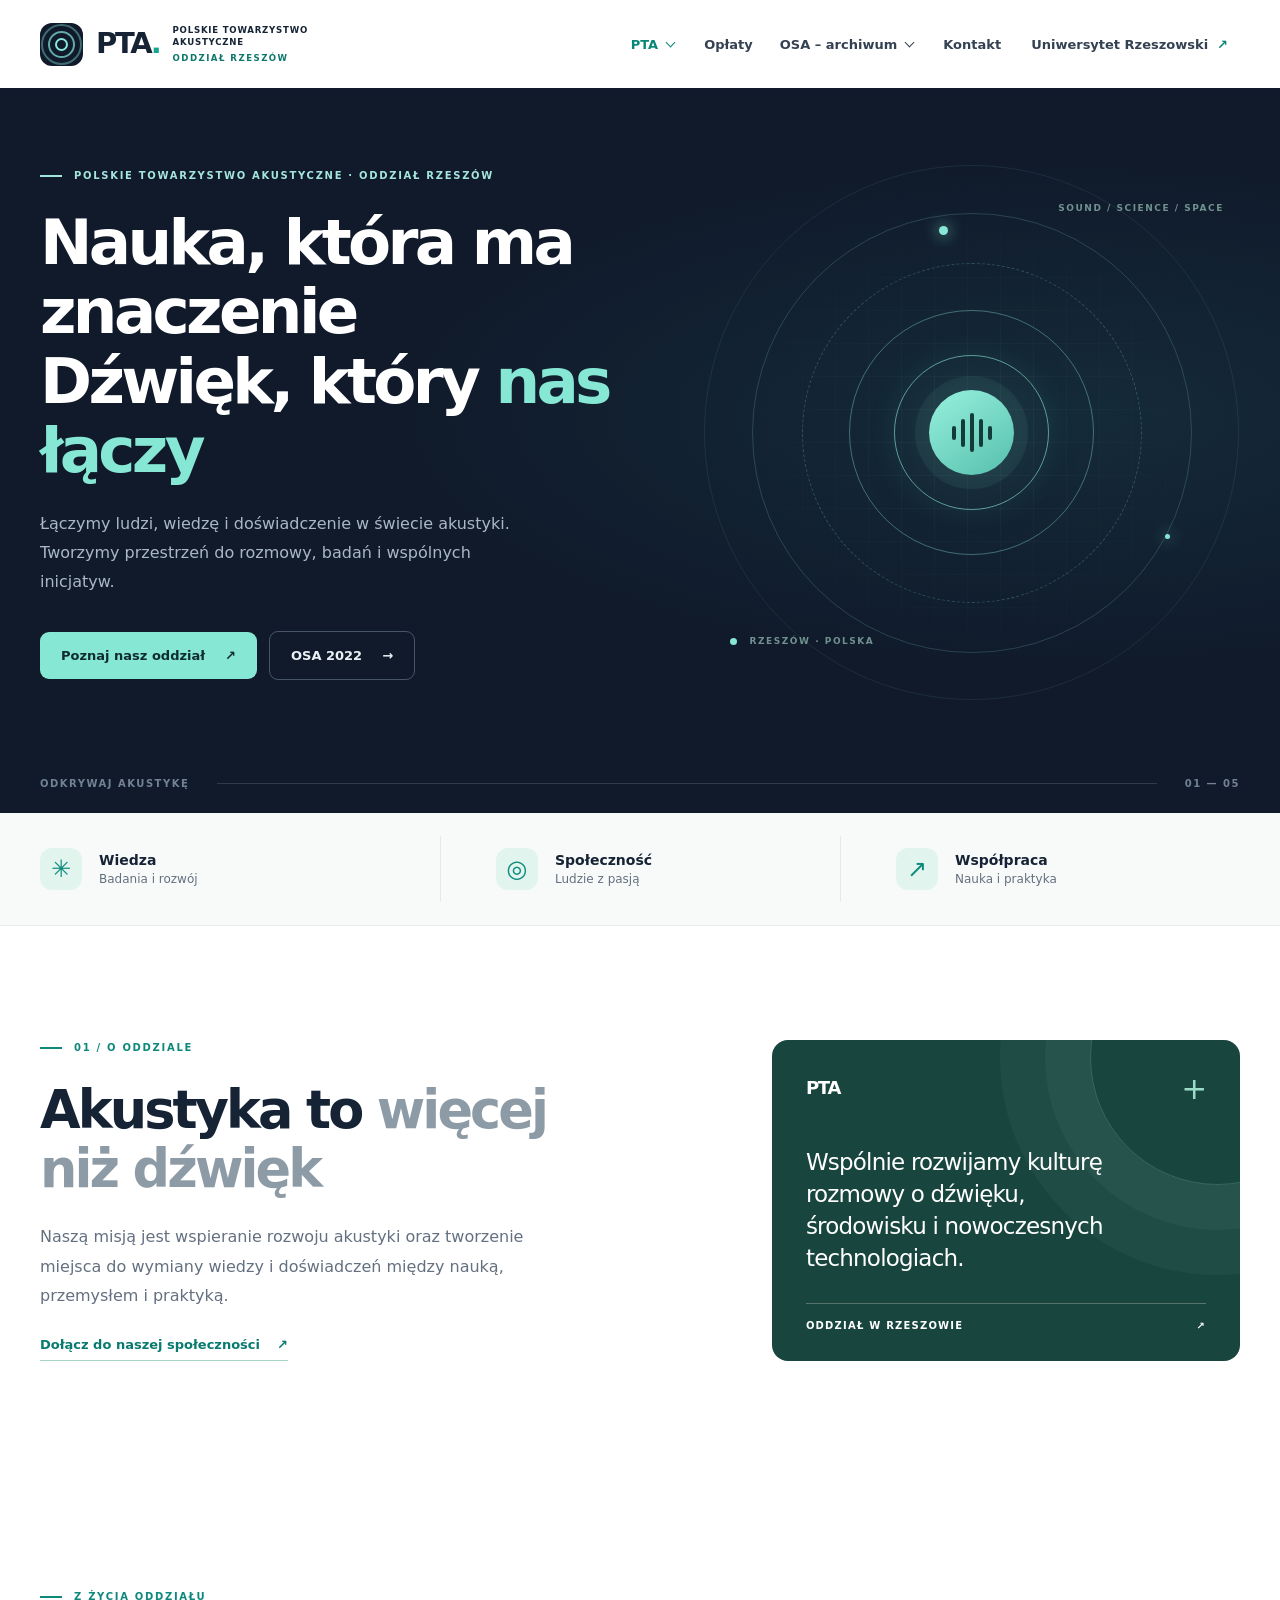
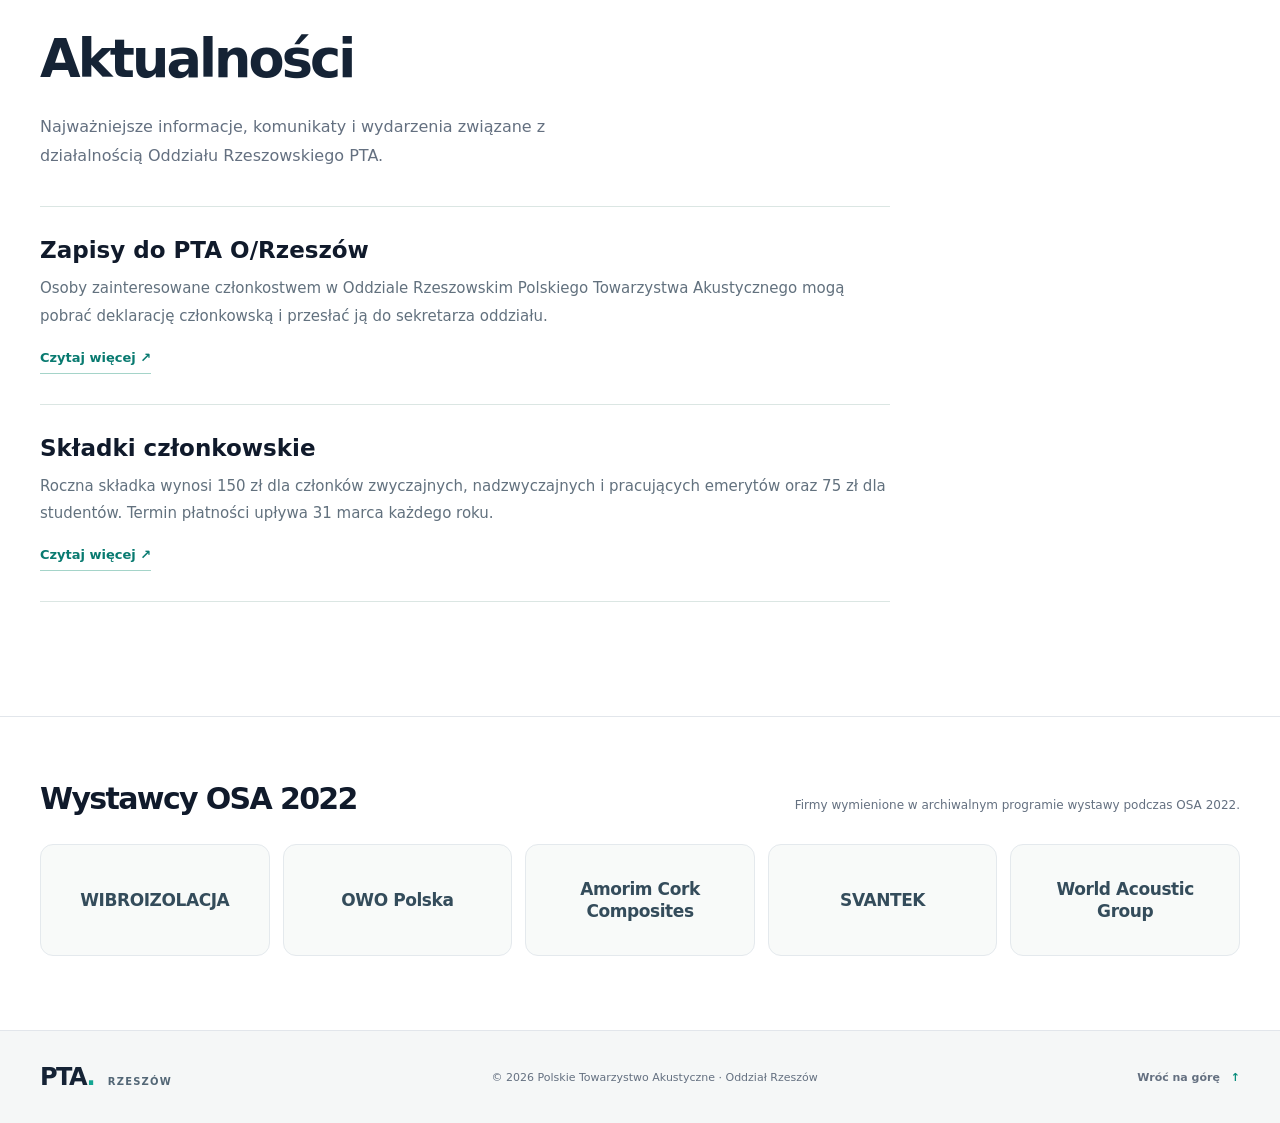
<file: index.html>
<!DOCTYPE html>

<html lang="pl">

<head>
    <meta charset="utf-8" />
    <meta content="width=device-width, initial-scale=1.0" name="viewport" />
    <meta content="#101a2b" name="theme-color" />
    <meta
        content="Polskie Towarzystwo Akustyczne – Oddział w Rzeszowie. Nauka, technologia i współpraca w dziedzinie akustyki."
        name="description" />
    <title>PTA Rzeszów | Polskie Towarzystwo Akustyczne</title>
    <link href="style.css" rel="stylesheet" />
    <script defer="" src="menu.js"></script>
    <script defer="" src="sponsorzy.js"></script>
    <script src="aktualnosci.js" defer></script>
</head>

<body>
    <a class="skip-link" href="#tresc">Przejdź do treści</a>
    <div aria-label="Ładowanie nawigacji" id="shared-menu"></div>
    <main id="tresc">
        <section aria-labelledby="hero-heading" class="hero" id="start">
            <div class="container hero-inner">
                <div class="hero-copy">
                    <p class="eyebrow eyebrow-light"><span class="eyebrow-line"></span> POLSKIE TOWARZYSTWO AKUSTYCZNE ·
                        ODDZIAŁ RZESZÓW</p>
                    <h1 id="hero-heading">Nauka, która <span>ma znaczenie</span><br /> Dźwięk, który <em>nas
                            łączy</em></h1>
                    <p class="hero-description">Łączymy ludzi, wiedzę i doświadczenie w świecie akustyki. Tworzymy
                        przestrzeń do rozmowy, badań i wspólnych inicjatyw.</p>
                    <div class="hero-actions">
                        <a class="btn btn-primary" href="o-oddziale.html">Poznaj nasz oddział <span
                                aria-hidden="true">↗</span></a>
                        <a class="btn btn-outline" href="osa-2022.html">OSA 2022 <span aria-hidden="true">→</span></a>
                    </div>
                </div>
                <div aria-hidden="true" class="hero-art">
                    <div class="art-grid"></div>
                    <div class="orbit orbit-1"></div>
                    <div class="orbit orbit-2"></div>
                    <div class="orbit orbit-3"></div>
                    <div class="orbit orbit-4"></div>
                    <div class="orbit orbit-5"></div>
                    <div class="orbit-center"><span class="pulse pulse-a"></span><span
                            class="pulse pulse-b"></span><span class="pulse pulse-c"></span><span
                            class="pulse pulse-d"></span><span class="pulse pulse-e"></span></div>
                    <div class="orbit-point orbit-point-a"></div>
                    <div class="orbit-point orbit-point-b"></div>
                    <div class="art-label art-label-top">SOUND / SCIENCE / SPACE</div>
                    <div class="art-label art-label-bottom"><span class="label-dot"></span> RZESZÓW · POLSKA</div>
                </div>
            </div>
            <div class="hero-bottom container"><span>ODKRYWAJ AKUSTYKĘ</span><span
                    class="hero-bottom-line"></span><span>01 — 05</span></div>
        </section>
        <section aria-label="Filary naszej działalności" class="pillars">
            <div class="container pillars-inner">
                <div class="pillar"><span aria-hidden="true"
                        class="pillar-icon">✳</span><span><strong>Wiedza</strong><small>Badania i rozwój</small></span>
                </div>
                <div class="pillar"><span aria-hidden="true"
                        class="pillar-icon">◎</span><span><strong>Społeczność</strong><small>Ludzie z
                            pasją</small></span></div>
                <div class="pillar"><span aria-hidden="true"
                        class="pillar-icon">↗</span><span><strong>Współpraca</strong><small>Nauka i
                            praktyka</small></span></div>
            </div>
        </section>
        <section aria-labelledby="about-heading" class="section about-section" id="o-oddziale">
            <div class="container about-grid">
                <div>
                    <p class="eyebrow"><span class="eyebrow-line"></span> 01 / O ODDZIALE</p>
                    <h2 class="section-heading" id="about-heading">Akustyka to <span>więcej niż dźwięk</span></h2>
                    <p class="section-lead" id="misja">Naszą misją jest wspieranie rozwoju akustyki oraz tworzenie
                        miejsca do wymiany wiedzy i doświadczeń między nauką, przemysłem i praktyką.</p>
                    <a class="text-link" href="zapisy-do-pta.html">Dołącz do naszej społeczności <span
                            aria-hidden="true">↗</span></a>
                </div>
                <div class="about-aside">
                    <div class="aside-top"><span>PTA</span><span class="small-plus">+</span></div>
                    <p>Wspólnie rozwijamy kulturę rozmowy o dźwięku, środowisku i nowoczesnych technologiach.</p>
                    <span class="aside-footer">ODDZIAŁ W RZESZOWIE <span aria-hidden="true">↗</span></span>
                </div>
            </div>

            </div>
        </section>

        <!-- AKTUALNOŚCI -->
        <section class="section news-section" id="aktualnosci" aria-labelledby="news-heading">

            <div class="container">

                <p class="eyebrow">
                    <span class="eyebrow-line"></span>
                    Z ŻYCIA ODDZIAŁU
                </p>

                <h2 class="section-heading" id="news-heading">
                    Aktualności
                </h2>

                <p class="section-lead">
                    Najważniejsze informacje, komunikaty
                    i wydarzenia związane z działalnością
                    Oddziału Rzeszowskiego PTA.
                </p>

                <div class="news-list" id="news-list" aria-live="polite">
                    <p>Wczytywanie aktualności...</p>
                </div>

            </div>
        </section>



    </main>
    <div id="shared-sponsors"></div>
    <footer class="site-footer">
        <div class="container footer-inner"><a class="footer-brand" href="#start">PTA<span>.</span>
                <small>RZESZÓW</small></a>
            <p>© 2026 Polskie Towarzystwo Akustyczne · Oddział Rzeszów</p><a href="#start">Wróć na górę <span
                    aria-hidden="true">↑</span></a>
        </div>
    </footer>
</body>

</html>
</file>
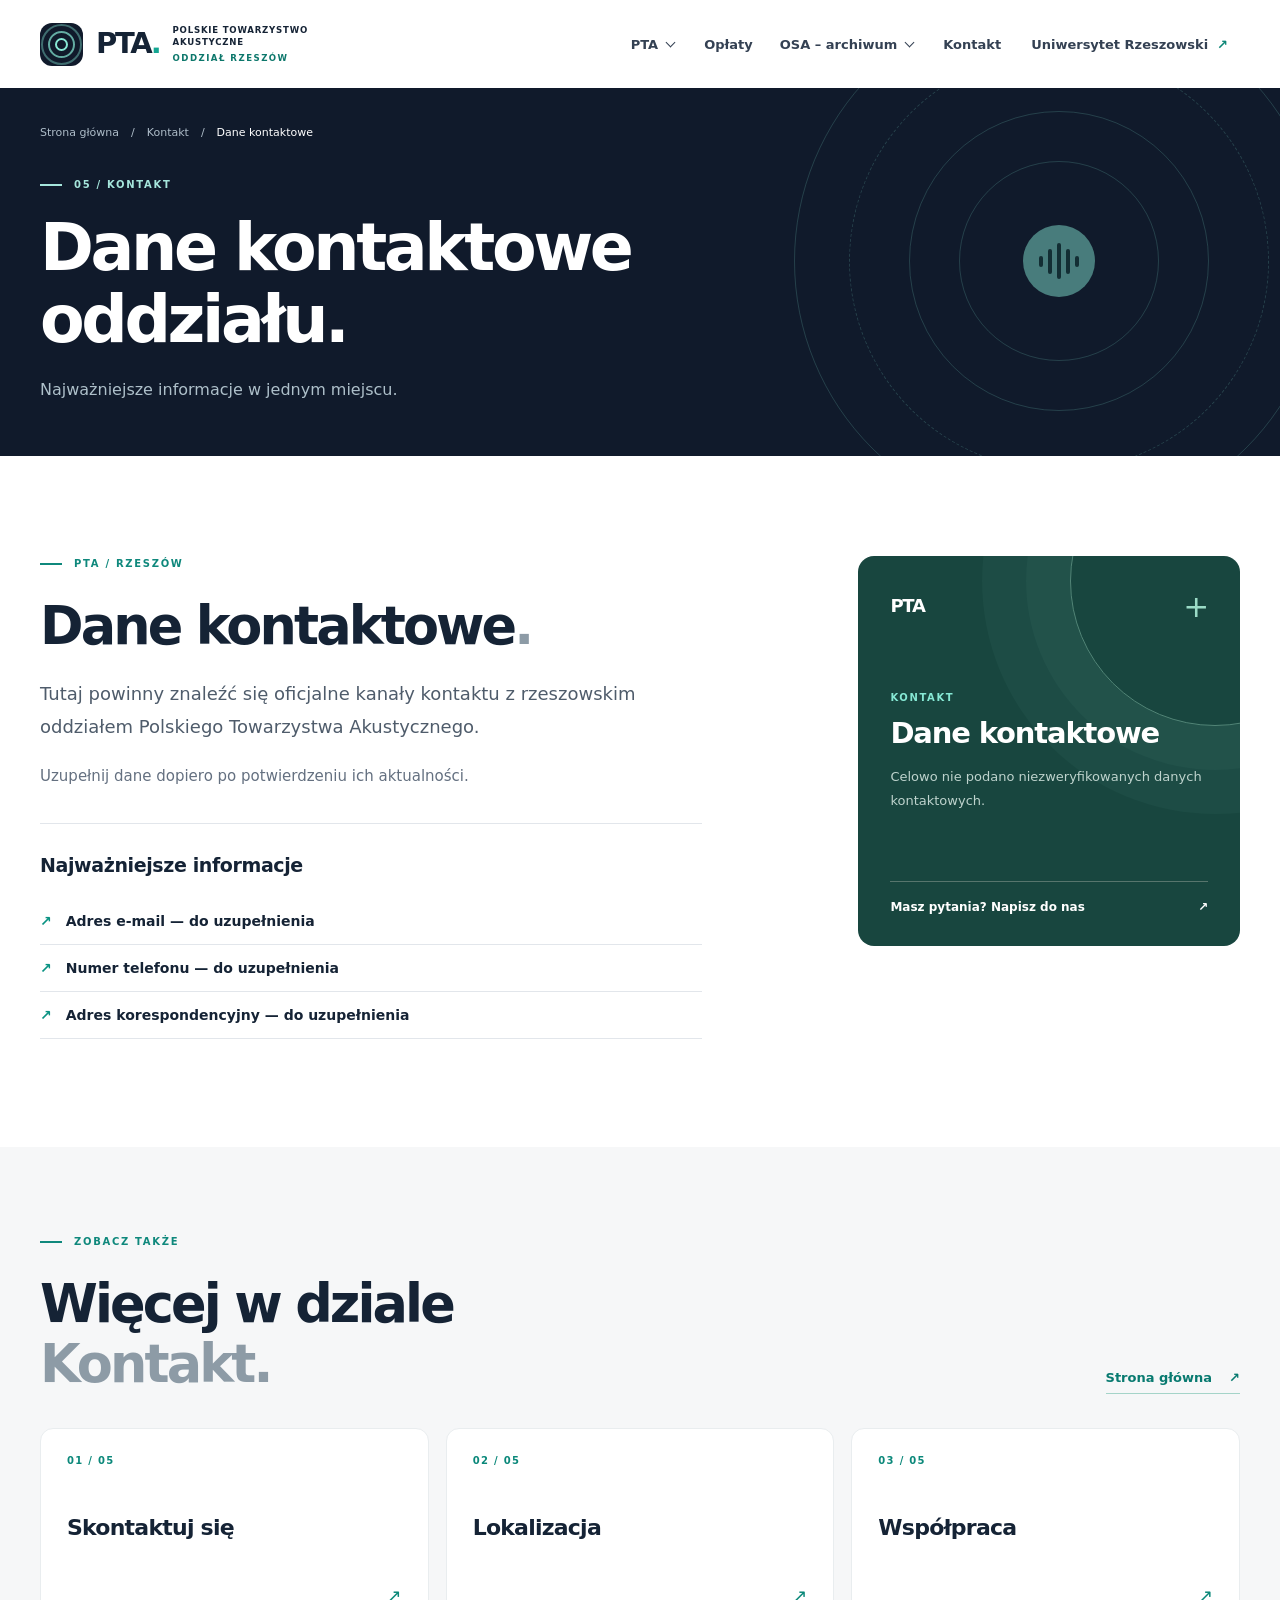
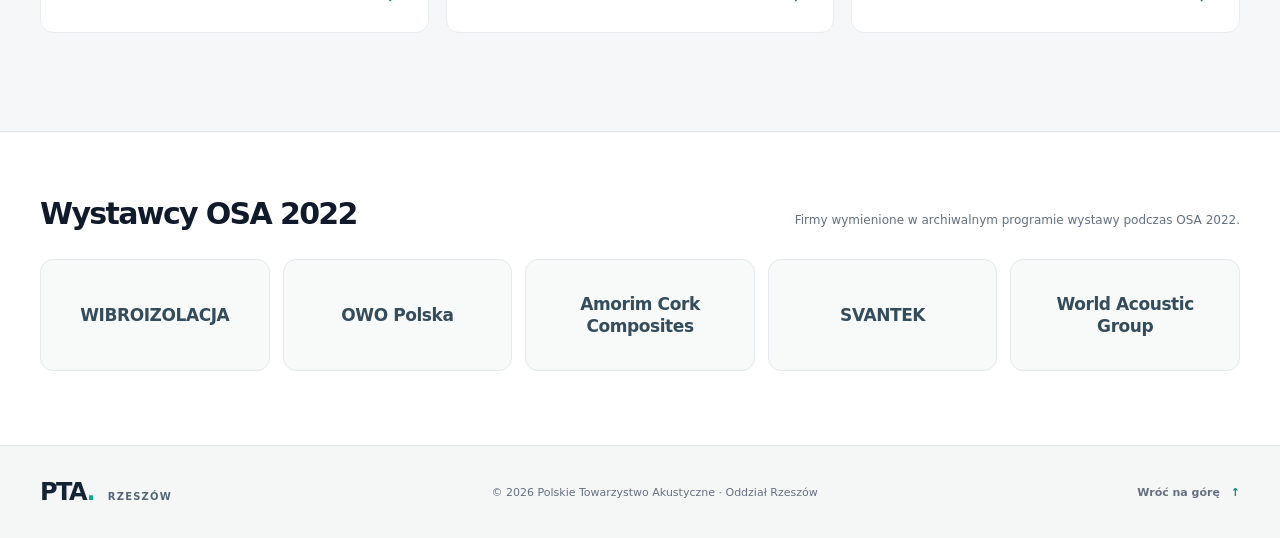
<file: dane-kontaktowe.html>
<!DOCTYPE html>

<html lang="pl">

<head>
    <meta charset="utf-8" />
    <meta content="width=device-width, initial-scale=1.0" name="viewport" />
    <meta content="#101a2b" name="theme-color" />
    <meta content="Dane kontaktowe – Polskie Towarzystwo Akustyczne, Oddział Rzeszów." name="description" />
    <title>Dane kontaktowe | PTA Rzeszów</title>
    <link href="style.css" rel="stylesheet" />
    <script defer="" src="menu.js"></script>
    <script defer="" src="sponsorzy.js"></script>
</head>

<body>
    <a class="skip-link" href="#tresc">Przejdź do treści</a>
    <div aria-label="Ładowanie nawigacji" id="shared-menu"></div>
    <main id="tresc">
        <section class="page-hero" id="start">
            <div class="container page-hero-inner">
                <div class="page-hero-content">
                    <nav aria-label="Ścieżka nawigacji" class="breadcrumbs"><a href="index.html">Strona główna</a><span
                            aria-hidden="true">/</span><a href="kontakt.html">Kontakt</a><span
                            aria-hidden="true">/</span><span aria-current="page">Dane kontaktowe</span></nav>
                    <p class="eyebrow eyebrow-light"><span class="eyebrow-line"></span> 05 / KONTAKT</p>
                    <h1>Dane kontaktowe oddziału.</h1>
                    <p class="page-hero-lead">Najważniejsze informacje w jednym miejscu.</p>
                </div>
                <div aria-hidden="true" class="page-hero-decoration">
                    <div class="page-wave page-wave-a"></div>
                    <div class="page-wave page-wave-b"></div>
                    <div class="page-wave page-wave-c"></div>
                    <div class="page-wave page-wave-d"></div>
                    <div class="page-pulse"><i></i><i></i><i></i><i></i><i></i></div>
                </div>
            </div>
        </section>
        <section aria-labelledby="content-heading" class="section page-content-section">
            <div class="container page-content-grid">
                <div class="page-article">
                    <p class="eyebrow"><span class="eyebrow-line"></span> PTA / RZESZÓW</p>
                    <h2 class="section-heading" id="content-heading">Dane kontaktowe<span>.</span></h2>
                    <p class="page-lead">Tutaj powinny znaleźć się oficjalne kanały kontaktu z rzeszowskim oddziałem
                        Polskiego Towarzystwa Akustycznego.</p>
                    <p class="page-paragraph">Uzupełnij dane dopiero po potwierdzeniu ich aktualności.</p>
                    <div class="page-feature">
                        <h3>Najważniejsze informacje</h3>
                        <ul>
                            <li><span aria-hidden="true">↗</span>Adres e-mail — do uzupełnienia</li>
                            <li><span aria-hidden="true">↗</span>Numer telefonu — do uzupełnienia</li>
                            <li><span aria-hidden="true">↗</span>Adres korespondencyjny — do uzupełnienia</li>
                        </ul>
                    </div>
                </div>
                <aside class="page-aside">
                    <div class="aside-top"><span>PTA</span><span class="small-plus">+</span></div>
                    <div><span class="page-aside-label">KONTAKT</span>
                        <h3>Dane kontaktowe</h3>
                        <p>Celowo nie podano niezweryfikowanych danych kontaktowych.</p>
                    </div>
                    <a href="kontakt.html">Masz pytania? Napisz do nas <span aria-hidden="true">↗</span></a>
                </aside>
            </div>
        </section>
        <section aria-labelledby="related-heading" class="page-related">
            <div class="container">
                <div class="page-related-top">
                    <div>
                        <p class="eyebrow"><span class="eyebrow-line"></span> ZOBACZ TAKŻE</p>
                        <h2 class="section-heading" id="related-heading">Więcej w dziale <span>Kontakt.</span></h2>
                    </div><a class="text-link" href="index.html">Strona główna <span aria-hidden="true">↗</span></a>
                </div>
                <div class="related-grid"><a class="related-card" href="kontakt.html"><span class="related-num">01 /
                            05</span><span class="related-title">Skontaktuj się</span><span aria-hidden="true"
                            class="related-arrow">↗</span></a><a class="related-card" href="lokalizacja.html"><span
                            class="related-num">02 / 05</span><span class="related-title">Lokalizacja</span><span
                            aria-hidden="true" class="related-arrow">↗</span></a><a class="related-card"
                        href="wspolpraca.html"><span class="related-num">03 / 05</span><span
                            class="related-title">Współpraca</span><span aria-hidden="true"
                            class="related-arrow">↗</span></a></div>
            </div>
        </section>
    </main>
    <div id="shared-sponsors"></div>
    <footer class="site-footer">
        <div class="container footer-inner"><a class="footer-brand" href="index.html">PTA<span>.</span>
                <small>RZESZÓW</small></a>
            <p>© 2026 Polskie Towarzystwo Akustyczne · Oddział Rzeszów</p><a href="#start">Wróć na górę <span
                    aria-hidden="true">↑</span></a>
        </div>
    </footer>
</body>

</html>
</file>
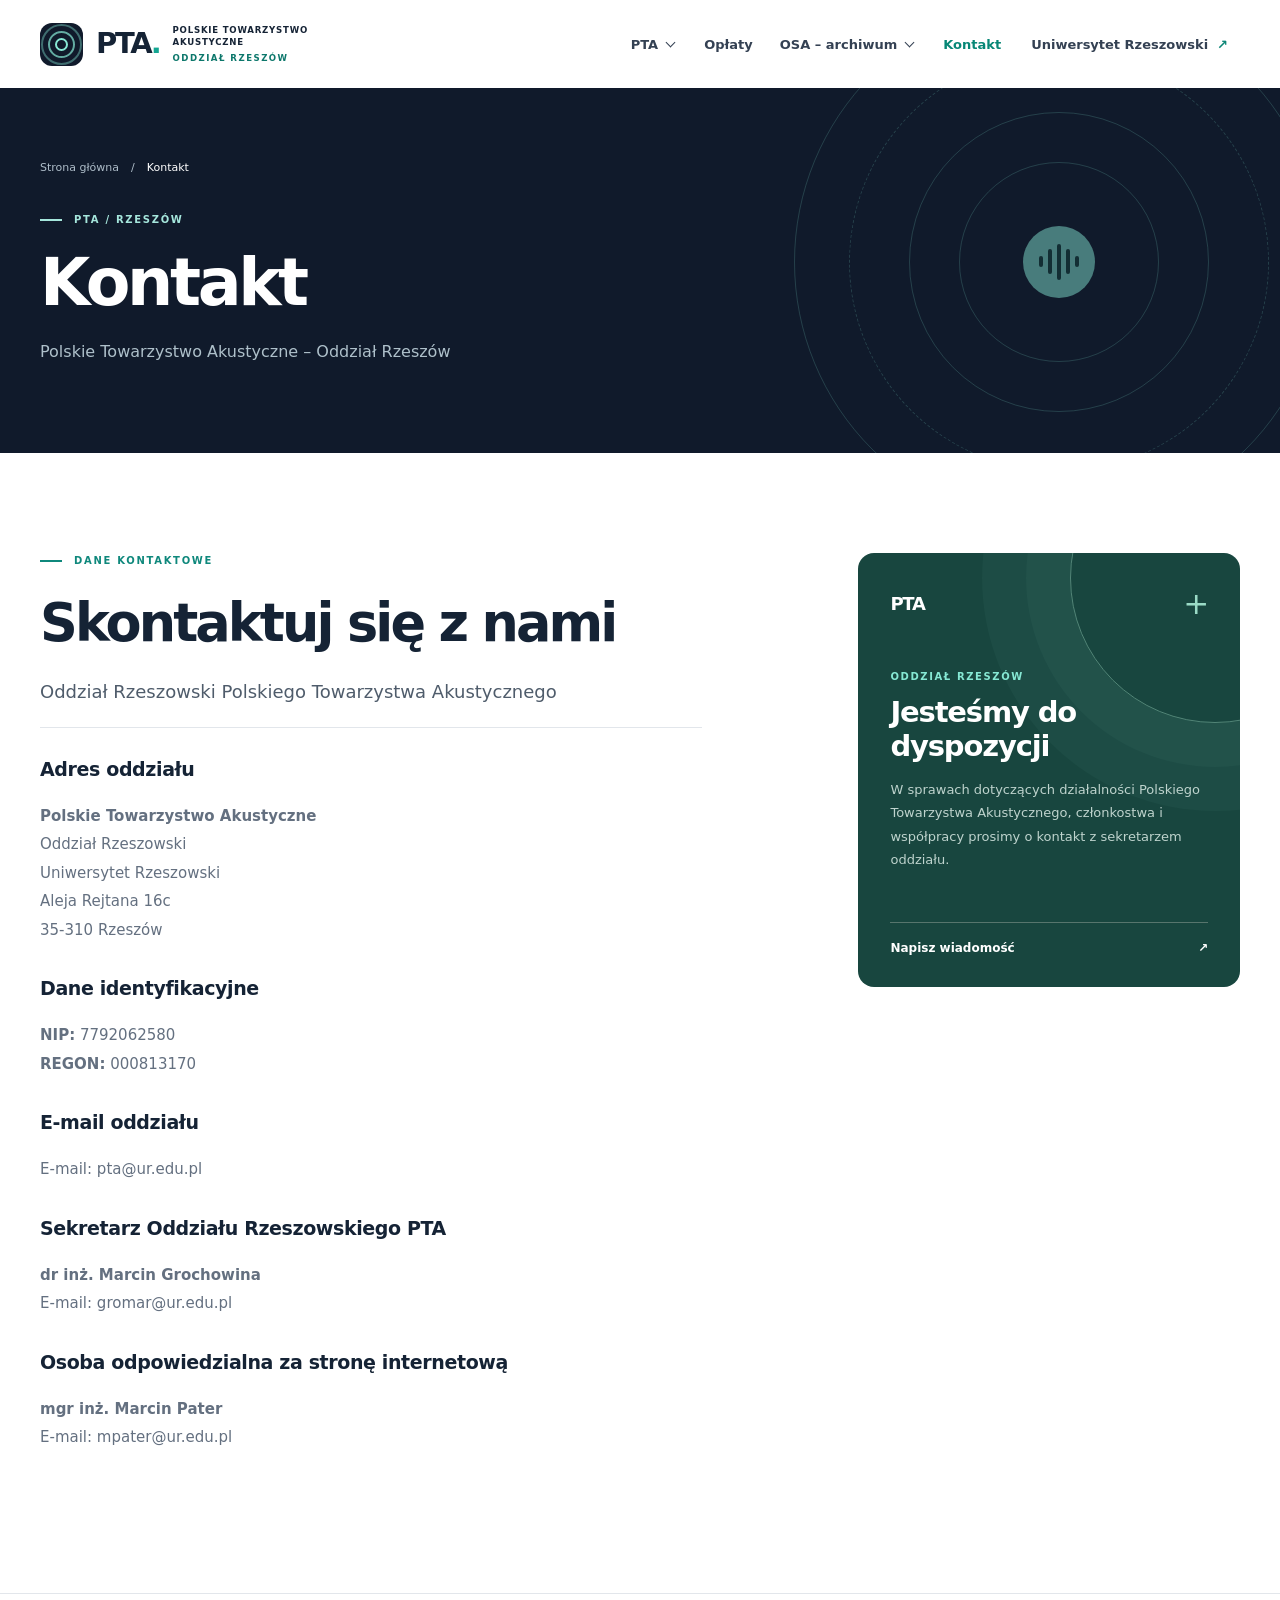
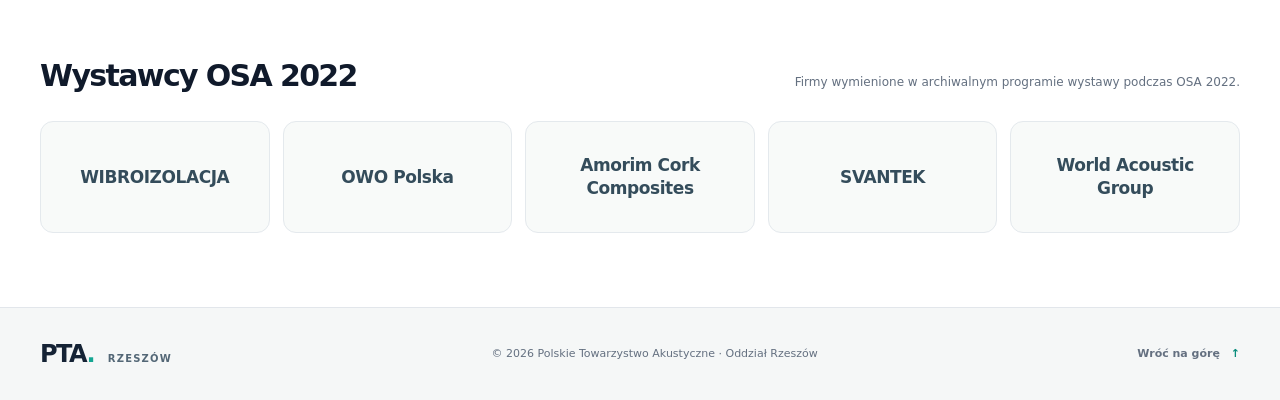
<file: kontakt.html>
<!DOCTYPE html>
<html lang="pl">
<head>
    <meta charset="UTF-8">
    <meta name="viewport" content="width=device-width, initial-scale=1.0">
    <meta name="theme-color" content="#101a2b">
    <meta name="description" content="Kontakt z Polskim Towarzystwem Akustycznym – Oddział Rzeszów.">

    <title>Kontakt | PTA Rzeszów</title>

    <link rel="stylesheet" href="style.css">
    <script src="menu.js" defer></script>
    <script src="sponsorzy.js" defer></script>
</head>

<body>

<a class="skip-link" href="#tresc">Przejdź do treści</a>

<div id="shared-menu"></div>

<main id="tresc">

    <!-- NAGŁÓWEK PODSTRONY -->
    <section class="page-hero" id="start">
        <div class="container page-hero-inner">

            <div class="page-hero-content">

                <nav class="breadcrumbs" aria-label="Ścieżka nawigacji">
                    <a href="index.html">Strona główna</a>
                    <span aria-hidden="true">/</span>
                    <span aria-current="page">Kontakt</span>
                </nav>

                <p class="eyebrow eyebrow-light">
                    <span class="eyebrow-line"></span>
                    PTA / RZESZÓW
                </p>

                <h1>Kontakt</h1>

                <p class="page-hero-lead">
                    Polskie Towarzystwo Akustyczne
                    – Oddział Rzeszów
                </p>

            </div>

            <div class="page-hero-decoration" aria-hidden="true">
                <div class="page-wave page-wave-a"></div>
                <div class="page-wave page-wave-b"></div>
                <div class="page-wave page-wave-c"></div>
                <div class="page-wave page-wave-d"></div>

                <div class="page-pulse">
                    <i></i><i></i><i></i><i></i><i></i>
                </div>
            </div>

        </div>
    </section>


    <!-- DANE KONTAKTOWE -->
    <section class="section page-content-section">

        <div class="container page-content-grid">

            <div class="page-article">

                <p class="eyebrow">
                    <span class="eyebrow-line"></span>
                    DANE KONTAKTOWE
                </p>

                <h2 class="section-heading">
                    Skontaktuj się z nami
                </h2>

                <p class="page-lead">
                    Oddział Rzeszowski Polskiego
                    Towarzystwa Akustycznego
                </p>

                <div class="page-feature">

                    <h3>Adres oddziału</h3>

                    <p class="page-paragraph">
                        <strong>Polskie Towarzystwo Akustyczne</strong><br>
                        Oddział Rzeszowski<br>
                        Uniwersytet Rzeszowski<br>
                        Aleja Rejtana 16c<br>
                        35-310 Rzeszów
                    </p>

                    <h3>Dane identyfikacyjne</h3>

                    <p class="page-paragraph">
                        <strong>NIP:</strong> 7792062580<br>
                        <strong>REGON:</strong> 000813170
                    </p>
                    <h3>E-mail oddziału</h3>

                    <p class="page-paragraph">
                        E-mail:
                        <a href="mailto:pta@ur.edu.pl">
                            pta@ur.edu.pl
                        </a>
                    </p>


                    <h3>Sekretarz Oddziału Rzeszowskiego PTA</h3>

                    <p class="page-paragraph">
                        <strong>dr inż. Marcin Grochowina</strong><br>
                        E-mail:
                        <a href="mailto:gromar@ur.edu.pl">
                            gromar@ur.edu.pl
                        </a>
                    </p>

                    <h3>Osoba odpowiedzialna za stronę internetową</h3>

                    <p class="page-paragraph">
                        <strong>mgr inż. Marcin Pater</strong><br>
                        E-mail:
                        <a href="mailto:mpater@ur.edu.pl">
                            mpater@ur.edu.pl
                        </a>
                    </p>

                </div>

            </div>


            <!-- PANEL BOCZNY -->
            <aside class="page-aside">

                <div class="aside-top">
                    <span>PTA</span>
                    <span class="small-plus">+</span>
                </div>

                <div>
                    <span class="page-aside-label">
                        ODDZIAŁ RZESZÓW
                    </span>

                    <h3>Jesteśmy do dyspozycji</h3>

                    <p>
                        W sprawach dotyczących działalności
                        Polskiego Towarzystwa Akustycznego,
                        członkostwa i współpracy prosimy
                        o kontakt z sekretarzem oddziału.
                    </p>
                </div>

                <a href="mailto:pta@ur.edu.pl">
                    Napisz wiadomość
                    <span aria-hidden="true">↗</span>
                </a>

            </aside>

        </div>

    </section>

</main>


<!-- WSPÓLNA SEKCJA SPONSORÓW -->
<div id="shared-sponsors"></div>


<!-- STOPKA -->
<footer class="site-footer">

    <div class="container footer-inner">

        <a class="footer-brand" href="index.html">
            PTA<span>.</span>
            <small>RZESZÓW</small>
        </a>

        <p>
            © 2026 Polskie Towarzystwo Akustyczne
            · Oddział Rzeszów
        </p>

        <a href="#start">
            Wróć na górę
            <span aria-hidden="true">↑</span>
        </a>

    </div>

</footer>

</body>
</html>
</file>
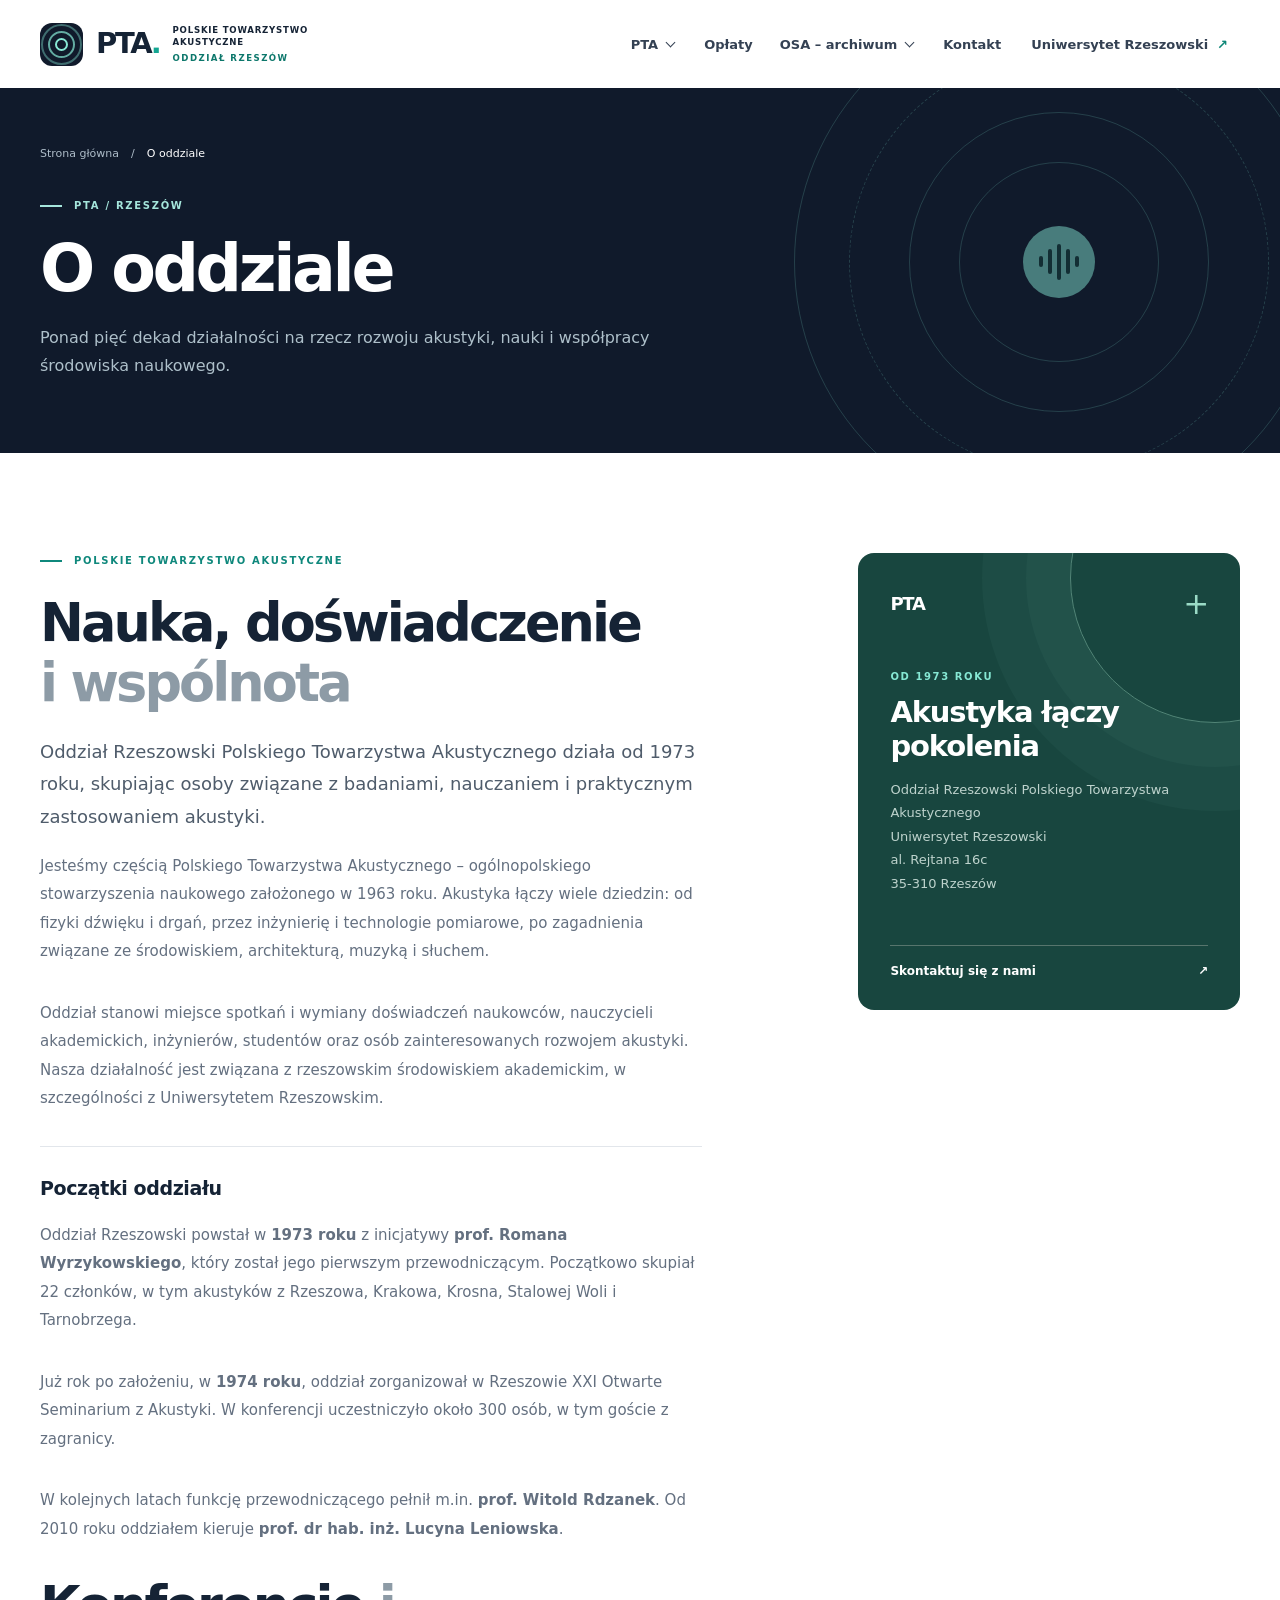
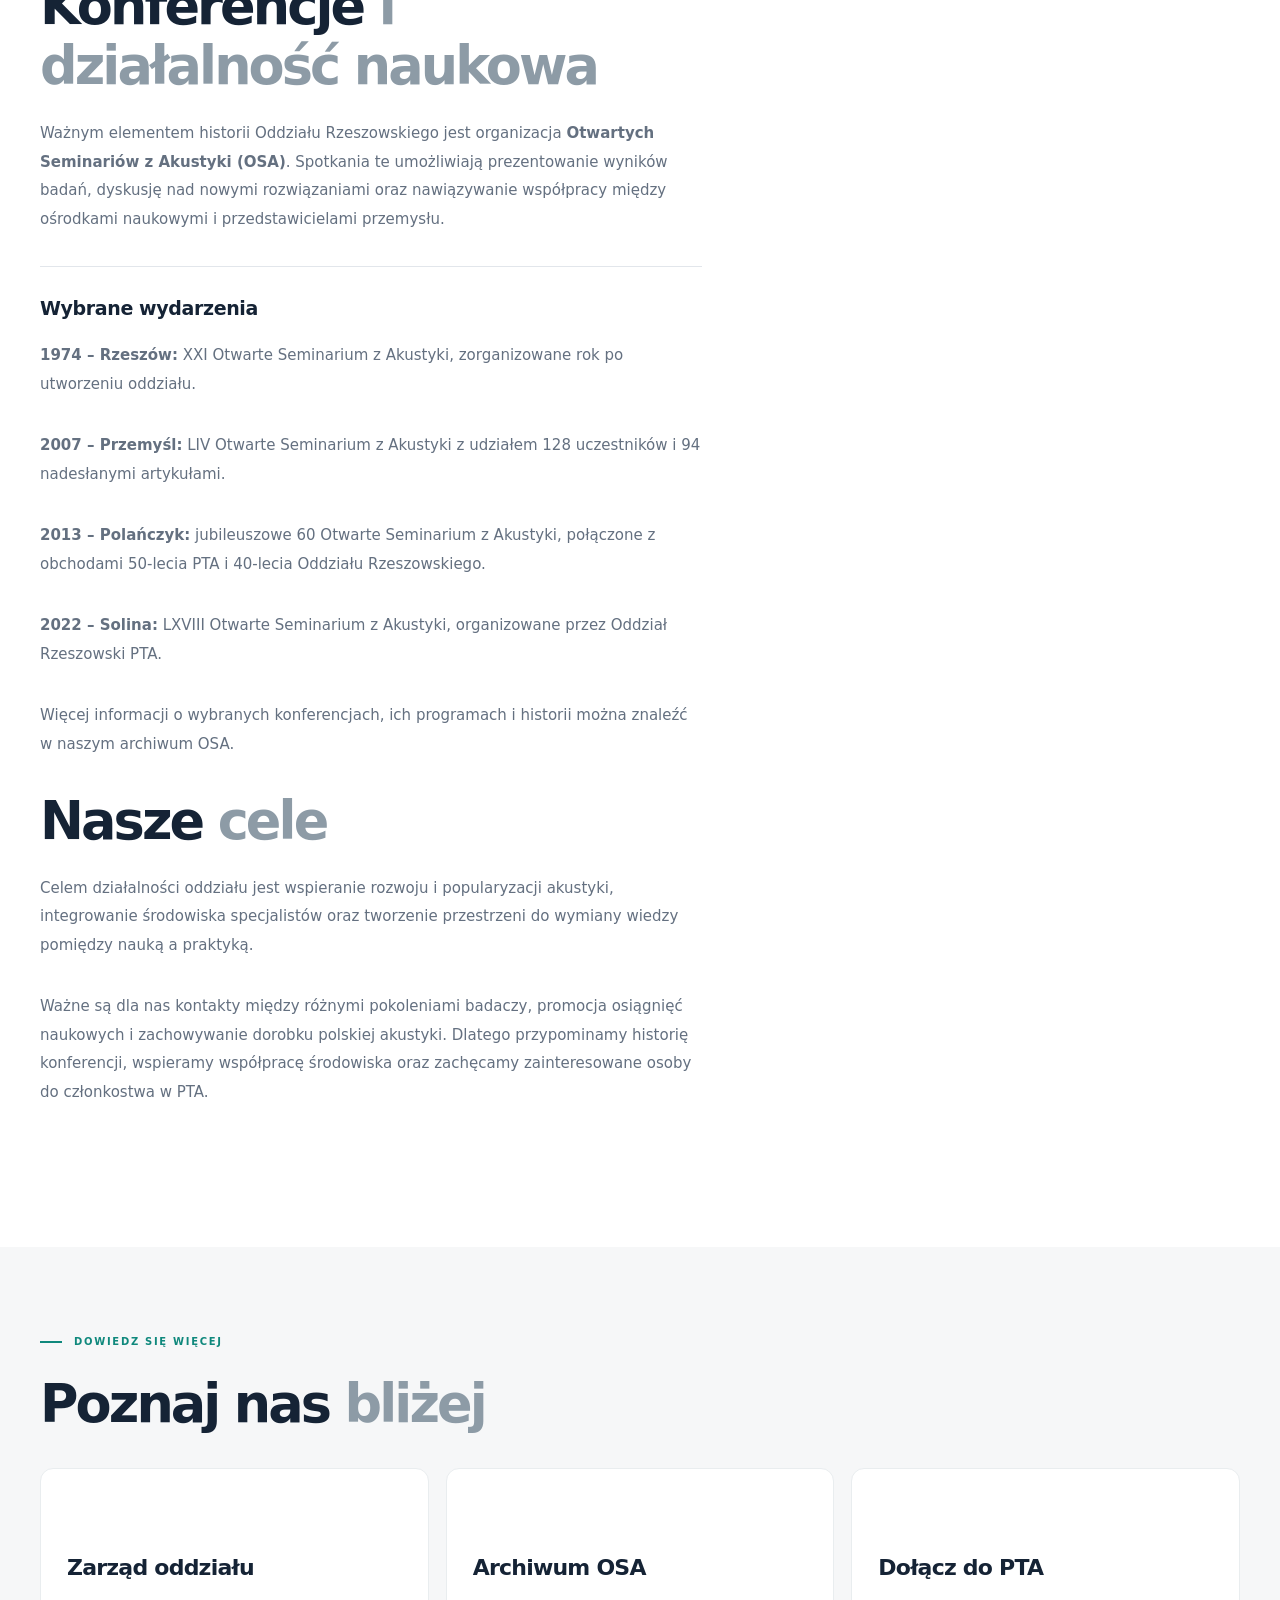
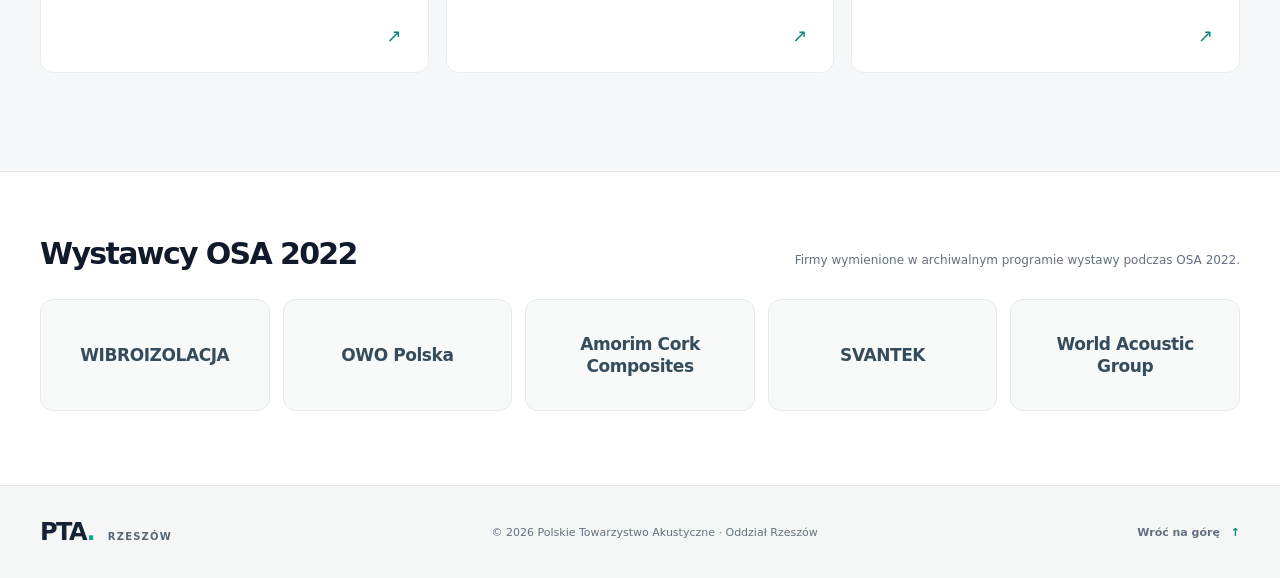
<file: o-oddziale.html>
<!DOCTYPE html>
<html lang="pl">
<head>
  <meta charset="UTF-8">
  <meta name="viewport" content="width=device-width, initial-scale=1.0">
  <meta name="theme-color" content="#101a2b">
  <meta name="description" content="Poznaj historię, działalność i ludzi Oddziału Rzeszowskiego Polskiego Towarzystwa Akustycznego, działającego od 1973 roku.">

  <title>O oddziale | PTA Rzeszów</title>

  <link rel="stylesheet" href="style.css">
  <script src="menu.js" defer></script>
  <script src="sponsorzy.js" defer></script>
</head>

<body>
  <a class="skip-link" href="#tresc">Przejdź do treści</a>

  <!-- WSPÓLNE MENU -->
  <div id="shared-menu"></div>

  <main id="tresc">

    <!-- NAGŁÓWEK PODSTRONY -->
    <section class="page-hero" id="start">
      <div class="container page-hero-inner">

        <div class="page-hero-content">
          <nav class="breadcrumbs" aria-label="Ścieżka nawigacji">
            <a href="index.html">Strona główna</a>
            <span aria-hidden="true">/</span>
            <span aria-current="page">O oddziale</span>
          </nav>

          <p class="eyebrow eyebrow-light">
            <span class="eyebrow-line"></span>
            PTA / RZESZÓW
          </p>

          <h1>O oddziale</h1>

          <p class="page-hero-lead">
            Ponad pięć dekad działalności na rzecz rozwoju
            akustyki, nauki i współpracy środowiska naukowego.
          </p>
        </div>

        <div class="page-hero-decoration" aria-hidden="true">
          <div class="page-wave page-wave-a"></div>
          <div class="page-wave page-wave-b"></div>
          <div class="page-wave page-wave-c"></div>
          <div class="page-wave page-wave-d"></div>
          <div class="page-pulse">
            <i></i><i></i><i></i><i></i><i></i>
          </div>
        </div>

      </div>
    </section>

    <!-- O ODDZIALE -->
    <section class="section page-content-section" aria-labelledby="about-heading">
      <div class="container page-content-grid">

        <article class="page-article">
          <p class="eyebrow">
            <span class="eyebrow-line"></span>
            POLSKIE TOWARZYSTWO AKUSTYCZNE
          </p>

          <h2 class="section-heading" id="about-heading">
            Nauka, doświadczenie <span>i wspólnota
            </span>
          </h2>

          <p class="page-lead">
            Oddział Rzeszowski Polskiego Towarzystwa Akustycznego
            działa od 1973 roku, skupiając osoby związane z badaniami,
            nauczaniem i praktycznym zastosowaniem akustyki.
          </p>

          <p class="page-paragraph">
            Jesteśmy częścią Polskiego Towarzystwa Akustycznego –
            ogólnopolskiego stowarzyszenia naukowego założonego
            w 1963 roku. Akustyka łączy wiele dziedzin: od fizyki
            dźwięku i drgań, przez inżynierię i technologie pomiarowe,
            po zagadnienia związane ze środowiskiem, architekturą,
            muzyką i słuchem.
          </p>

          <p class="page-paragraph">
            Oddział stanowi miejsce spotkań i wymiany doświadczeń
            naukowców, nauczycieli akademickich, inżynierów,
            studentów oraz osób zainteresowanych rozwojem akustyki.
            Nasza działalność jest związana z rzeszowskim środowiskiem
            akademickim, w szczególności z Uniwersytetem Rzeszowskim.
          </p>

          <!-- HISTORIA -->
          <div class="page-feature">
            <h3>Początki oddziału</h3>

            <p class="page-paragraph">
              Oddział Rzeszowski powstał w <strong>1973 roku</strong>
              z inicjatywy <strong>prof. Romana Wyrzykowskiego</strong>,
              który został jego pierwszym przewodniczącym.
              Początkowo skupiał 22 członków, w tym akustyków
              z Rzeszowa, Krakowa, Krosna, Stalowej Woli i Tarnobrzega.
            </p>

            <p class="page-paragraph">
              Już rok po założeniu, w <strong>1974 roku</strong>,
              oddział zorganizował w Rzeszowie XXI Otwarte Seminarium
              z Akustyki. W konferencji uczestniczyło około
              300 osób, w tym goście z zagranicy.
            </p>

            <p class="page-paragraph">
              W kolejnych latach funkcję przewodniczącego pełnił
              m.in. <strong>prof. Witold Rdzanek</strong>.
              Od 2010 roku oddziałem kieruje
              <strong>prof. dr hab. inż. Lucyna Leniowska</strong>.
            </p>
          </div>

          <!-- KONFERENCJE -->
          <h2 class="section-heading">
            Konferencje <span>i działalność naukowa</span>
          </h2>

          <p class="page-paragraph">
            Ważnym elementem historii Oddziału Rzeszowskiego jest
            organizacja <strong>Otwartych Seminariów z Akustyki (OSA)</strong>.
            Spotkania te umożliwiają prezentowanie wyników badań,
            dyskusję nad nowymi rozwiązaniami oraz nawiązywanie
            współpracy między ośrodkami naukowymi i przedstawicielami przemysłu.
          </p>

          <div class="page-feature">
            <h3>Wybrane wydarzenia</h3>

            <p class="page-paragraph">
              <strong>1974 – Rzeszów:</strong>
              XXI Otwarte Seminarium z Akustyki, zorganizowane rok
              po utworzeniu oddziału.
            </p>

            <p class="page-paragraph">
              <strong>2007 – Przemyśl:</strong>
              LIV Otwarte Seminarium z Akustyki z udziałem
              128 uczestników i 94 nadesłanymi artykułami.
            </p>

            <p class="page-paragraph">
              <strong>2013 – Polańczyk:</strong>
              jubileuszowe 60 Otwarte Seminarium z Akustyki,
              połączone z obchodami 50-lecia PTA i 40-lecia
              Oddziału Rzeszowskiego.
            </p>

            <p class="page-paragraph">
              <strong>2022 – Solina:</strong>
              LXVIII Otwarte Seminarium z Akustyki,
              organizowane przez Oddział Rzeszowski PTA.
            </p>
          </div>

          <p class="page-paragraph">
            Więcej informacji o wybranych konferencjach, ich programach
            i historii można znaleźć w naszym
            <a href="osa-archiwum.html">archiwum OSA</a>.
          </p>

          <!-- CELE -->
          <h2 class="section-heading">
            Nasze <span>cele</span>
          </h2>

          <p class="page-paragraph">
            Celem działalności oddziału jest wspieranie rozwoju
            i popularyzacji akustyki, integrowanie środowiska
            specjalistów oraz tworzenie przestrzeni do wymiany wiedzy
            pomiędzy nauką a praktyką.
          </p>

          <p class="page-paragraph">
            Ważne są dla nas kontakty między różnymi pokoleniami
            badaczy, promocja osiągnięć naukowych i zachowywanie
            dorobku polskiej akustyki. Dlatego przypominamy
            historię konferencji, wspieramy współpracę środowiska
            oraz zachęcamy zainteresowane osoby do członkostwa w PTA.
          </p>

        </article>

        <!-- PANEL BOCZNY -->
        <aside class="page-aside">
          <div class="aside-top">
            <span>PTA</span>
            <span class="small-plus">+</span>
          </div>

          <div>
            <span class="page-aside-label">OD 1973 ROKU</span>
            <h3>Akustyka łączy pokolenia</h3>
            <p>
              Oddział Rzeszowski Polskiego Towarzystwa Akustycznego<br>
              Uniwersytet Rzeszowski<br>
              al. Rejtana 16c<br>
              35-310 Rzeszów
            </p>
          </div>

          <a href="kontakt.html">
            Skontaktuj się z nami
            <span aria-hidden="true">↗</span>
          </a>
        </aside>

      </div>
    </section>

    <!-- POWIĄZANE PODSTRONY -->
    <section class="page-related" aria-labelledby="related-heading">
      <div class="container">

        <div class="page-related-top">
          <div>
            <p class="eyebrow">
              <span class="eyebrow-line"></span>
              DOWIEDZ SIĘ WIĘCEJ
            </p>

            <h2 class="section-heading" id="related-heading">
              Poznaj nas <span>bliżej</span>
            </h2>
          </div>
        </div>

        <div class="related-grid">
          <a class="related-card" href="zarzad.html">
            <span class="related-title">Zarząd oddziału</span>
            <span class="related-arrow" aria-hidden="true">↗</span>
          </a>

          <a class="related-card" href="osa-archiwum.html">
            <span class="related-title">Archiwum OSA</span>
            <span class="related-arrow" aria-hidden="true">↗</span>
          </a>

          <a class="related-card" href="zapisy-do-pta.html">
            <span class="related-title">Dołącz do PTA</span>
            <span class="related-arrow" aria-hidden="true">↗</span>
          </a>
        </div>

      </div>
    </section>

  </main>

  <!-- WSPÓLNA SEKCJA SPONSORÓW -->
  <div id="shared-sponsors"></div>

  <!-- STOPKA -->
  <footer class="site-footer">
    <div class="container footer-inner">
      <a class="footer-brand" href="index.html">
        PTA<span>.</span>
        <small>RZESZÓW</small>
      </a>

      <p>
        © 2026 Polskie Towarzystwo Akustyczne
        · Oddział Rzeszów
      </p>

      <a href="#start">
        Wróć na górę
        <span aria-hidden="true">↑</span>
      </a>
    </div>
  </footer>

</body>
</html>
</file>
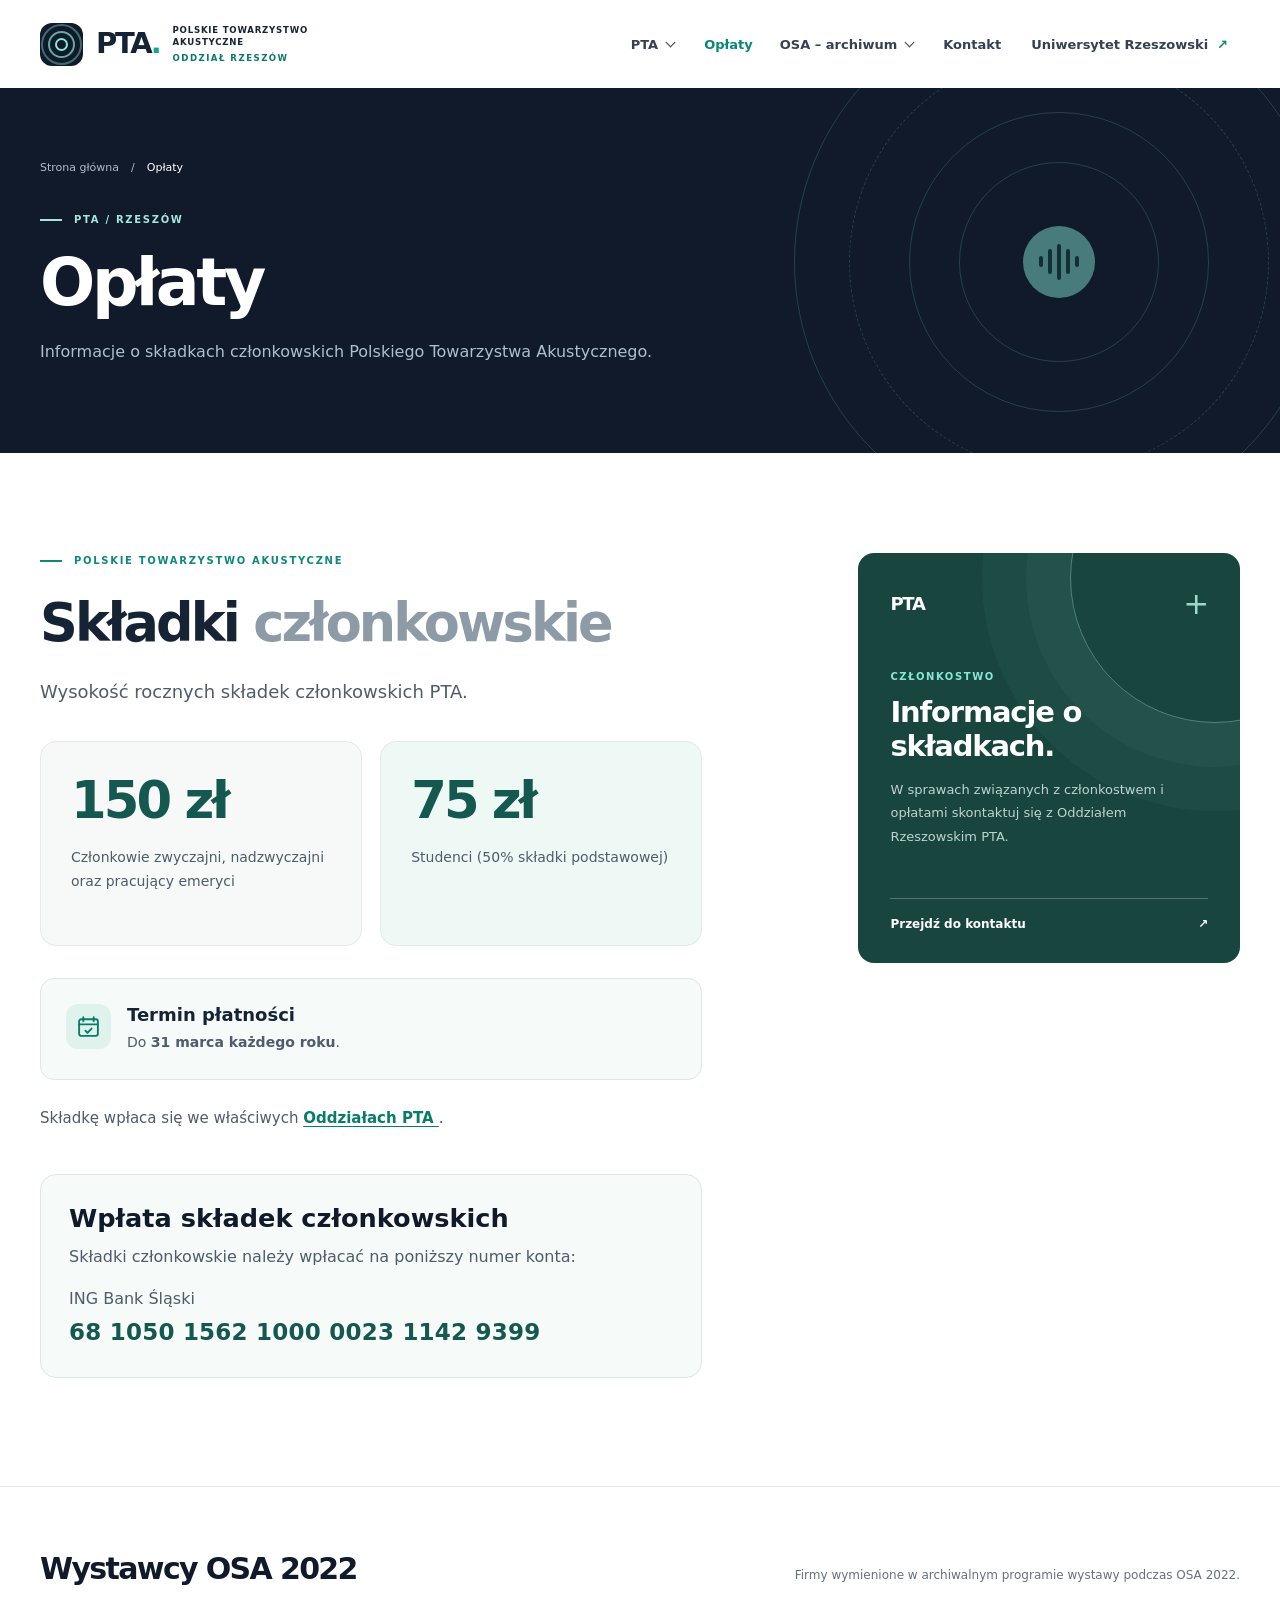
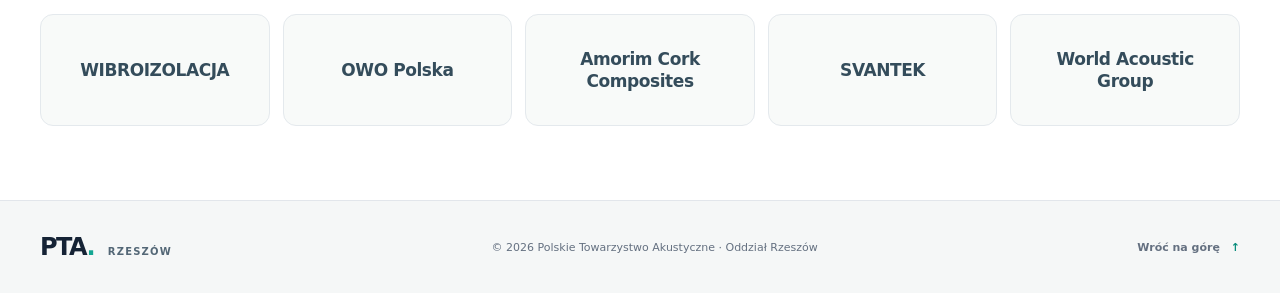
<file: oplaty.html>
<!DOCTYPE html>
<html lang="pl">

<head>
  <meta charset="UTF-8">
  <meta name="viewport" content="width=device-width, initial-scale=1.0">
  <meta name="theme-color" content="#101a2b">
  <meta name="description"
    content="Składki członkowskie Polskiego Towarzystwa Akustycznego i dane do opłaty konferencyjnej.">

  <title>Opłaty | PTA Rzeszów</title>

  <link rel="stylesheet" href="style.css">
  <script src="menu.js" defer></script>
  <script src="sponsorzy.js" defer></script>

</head>

<body>

  <a class="skip-link" href="#tresc">
    Przejdź do treści
  </a>

  <!-- WSPÓLNE MENU -->
  <div id="shared-menu"></div>

  <main id="tresc">

    <!-- NAGŁÓWEK -->
    <section class="page-hero" id="start">
      <div class="container page-hero-inner">

        <div class="page-hero-content">

          <nav class="breadcrumbs" aria-label="Ścieżka nawigacji">
            <a href="index.html">Strona główna</a>
            <span aria-hidden="true">/</span>
            <span aria-current="page">Opłaty</span>
          </nav>

          <p class="eyebrow eyebrow-light">
            <span class="eyebrow-line"></span>
            PTA / RZESZÓW
          </p>

          <h1>Opłaty</h1>

          <p class="page-hero-lead">
            Informacje o składkach członkowskich
            Polskiego Towarzystwa Akustycznego.
          </p>

        </div>

        <div class="page-hero-decoration" aria-hidden="true">
          <div class="page-wave page-wave-a"></div>
          <div class="page-wave page-wave-b"></div>
          <div class="page-wave page-wave-c"></div>
          <div class="page-wave page-wave-d"></div>

          <div class="page-pulse">
            <i></i><i></i><i></i><i></i><i></i>
          </div>
        </div>

      </div>
    </section>


    <!-- SKŁADKI CZŁONKOWSKIE -->
    <section class="section page-content-section" aria-labelledby="skladki-heading">

      <div class="container page-content-grid">

        <article class="page-article">

          <p class="eyebrow">
            <span class="eyebrow-line"></span>
            POLSKIE TOWARZYSTWO AKUSTYCZNE
          </p>

          <h2 class="section-heading" id="skladki-heading">
            Składki <span>członkowskie</span>
          </h2>

          <p class="page-lead">
            Wysokość rocznych składek członkowskich PTA.
          </p>

          <!-- STAWKI -->
          <div class="fees-grid">

            <div class="fee-card">
              <strong class="fee-amount">150 zł</strong>

              <p class="fee-description">
                Członkowie zwyczajni, nadzwyczajni
                oraz pracujący emeryci
              </p>
            </div>

            <div class="fee-card">
              <strong class="fee-amount">75 zł</strong>

              <p class="fee-description">
                Studenci (50% składki podstawowej)
              </p>
            </div>

          </div>


          <!-- TERMIN PŁATNOŚCI -->
          <div class="payment-info">

            <span class="payment-icon" aria-hidden="true">
              <svg xmlns="http://www.w3.org/2000/svg" width="25" height="25" viewBox="0 0 24 24" fill="none"
                stroke="currentColor" stroke-width="1.8" stroke-linecap="round" stroke-linejoin="round">

                <rect x="3" y="5" width="18" height="16" rx="2"></rect>
                <path d="M7 3v4M17 3v4M3 10h18"></path>
                <path d="m9 16 2 2 4-4"></path>

              </svg>
            </span>

            <div>
              <h3>Termin płatności</h3>

              <p>
                Do <strong>31 marca każdego roku</strong>.
              </p>
            </div>

          </div>


          <!-- INFORMACJA O ODDZIAŁACH -->
          <p class="payment-details">
            Składkę wpłaca się we właściwych

            <a href="https://acoustics.org.pl/pta/#oddzialy" target="_blank" rel="noopener noreferrer">
              Oddziałach PTA
            </a>.
          </p>


          <!-- KONTO DO SKŁADEK CZŁONKOWSKICH -->
          <section class="conference-payment" aria-labelledby="skladki-konto-heading">

            <h3 id="skladki-konto-heading">
              Wpłata składek członkowskich
            </h3>

            <p>
              Składki członkowskie należy wpłacać
              na poniższy numer konta:
            </p>

            <span class="bank-name">
              ING Bank Śląski
            </span>

            <strong class="bank-account">
              68 1050 1562 1000 0023 1142 9399
            </strong>

          </section>




        </article>


        <!-- PANEL BOCZNY -->
        <aside class="page-aside">

          <div class="aside-top">
            <span>PTA</span>
            <span class="small-plus">+</span>
          </div>

          <div>

            <span class="page-aside-label">
              CZŁONKOSTWO
            </span>

            <h3>Informacje o składkach.</h3>

            <p>
              W sprawach związanych z członkostwem
              i opłatami skontaktuj się
              z Oddziałem Rzeszowskim PTA.
            </p>

          </div>

          <a href="kontakt.html">
            Przejdź do kontaktu
            <span aria-hidden="true">↗</span>
          </a>

        </aside>

      </div>
    </section>

  </main>


  <!-- WSPÓLNA SEKCJA SPONSORÓW -->
  <div id="shared-sponsors"></div>


  <!-- STOPKA -->
  <footer class="site-footer">

    <div class="container footer-inner">

      <a class="footer-brand" href="index.html">
        PTA<span>.</span>
        <small>RZESZÓW</small>
      </a>

      <p>
        © 2026 Polskie Towarzystwo Akustyczne
        · Oddział Rzeszów
      </p>

      <a href="#start">
        Wróć na górę
        <span aria-hidden="true">↑</span>
      </a>

    </div>

  </footer>

</body>

</html>
</file>
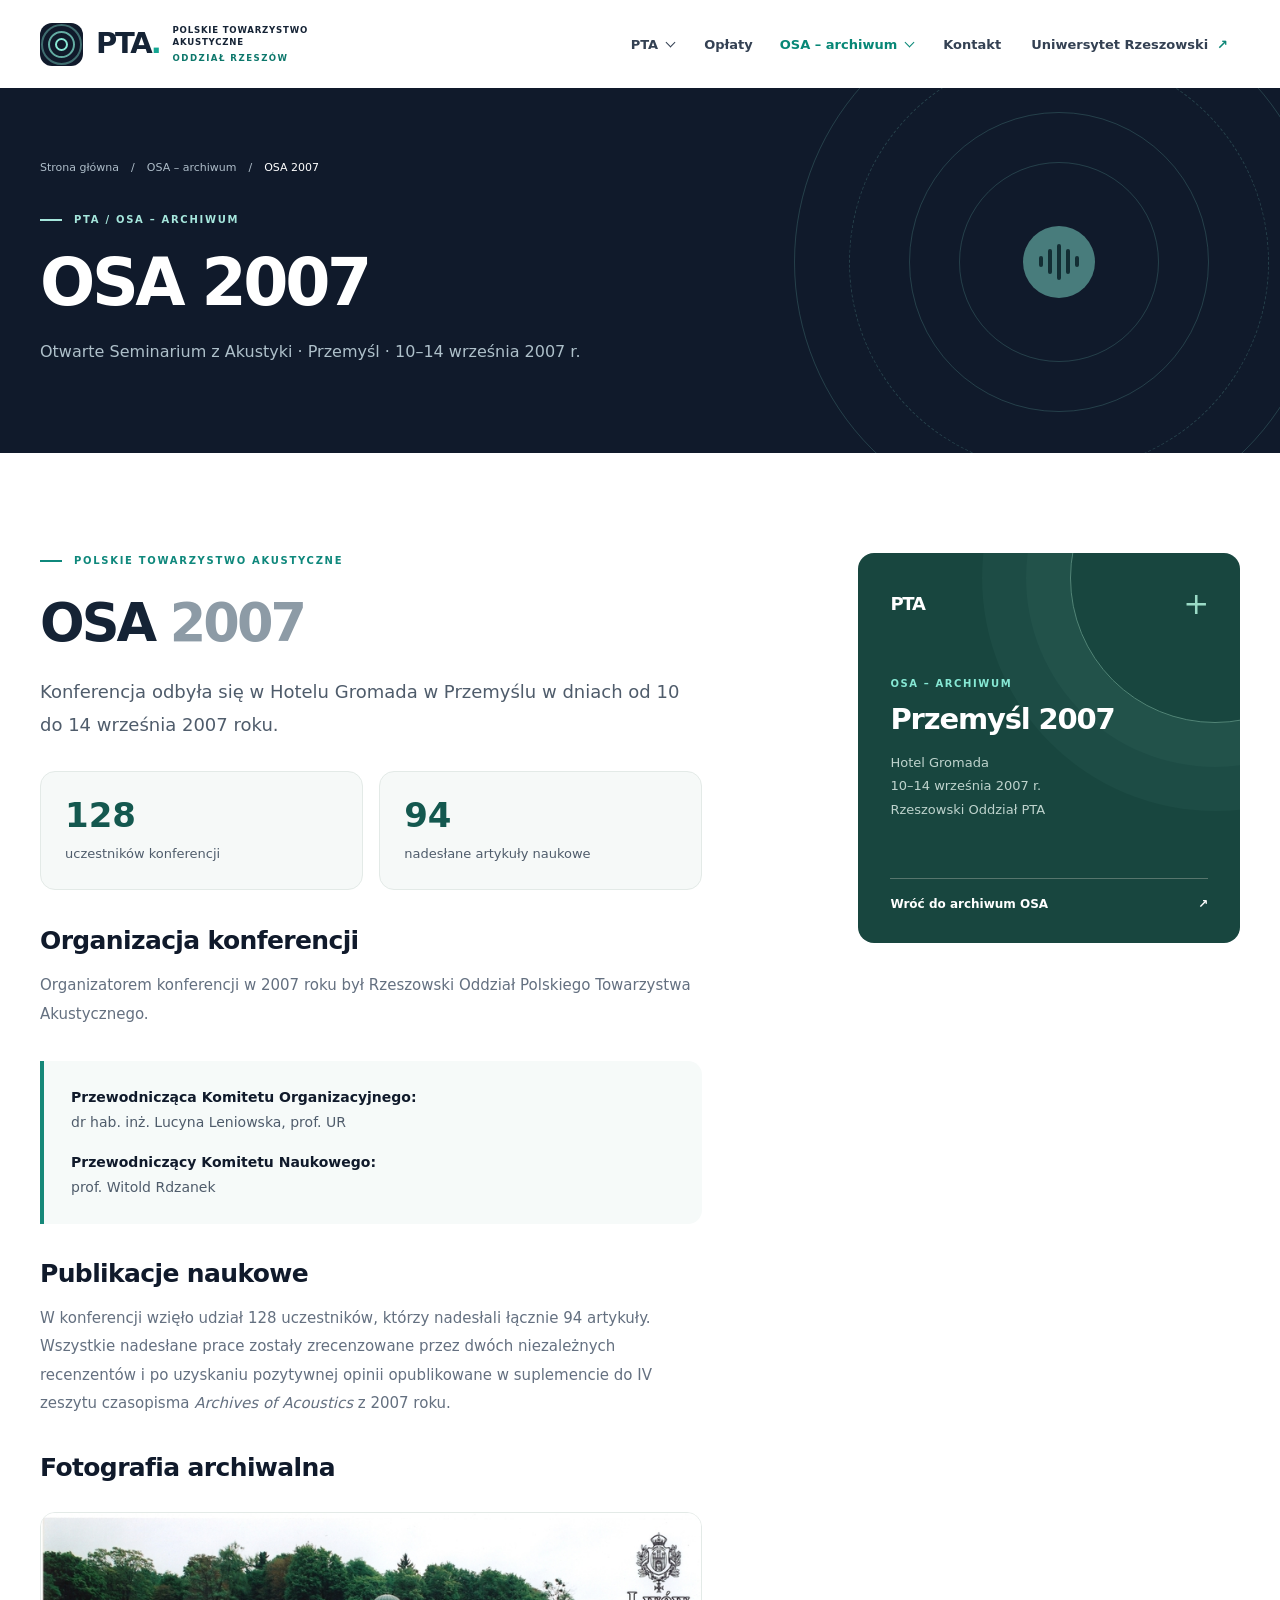
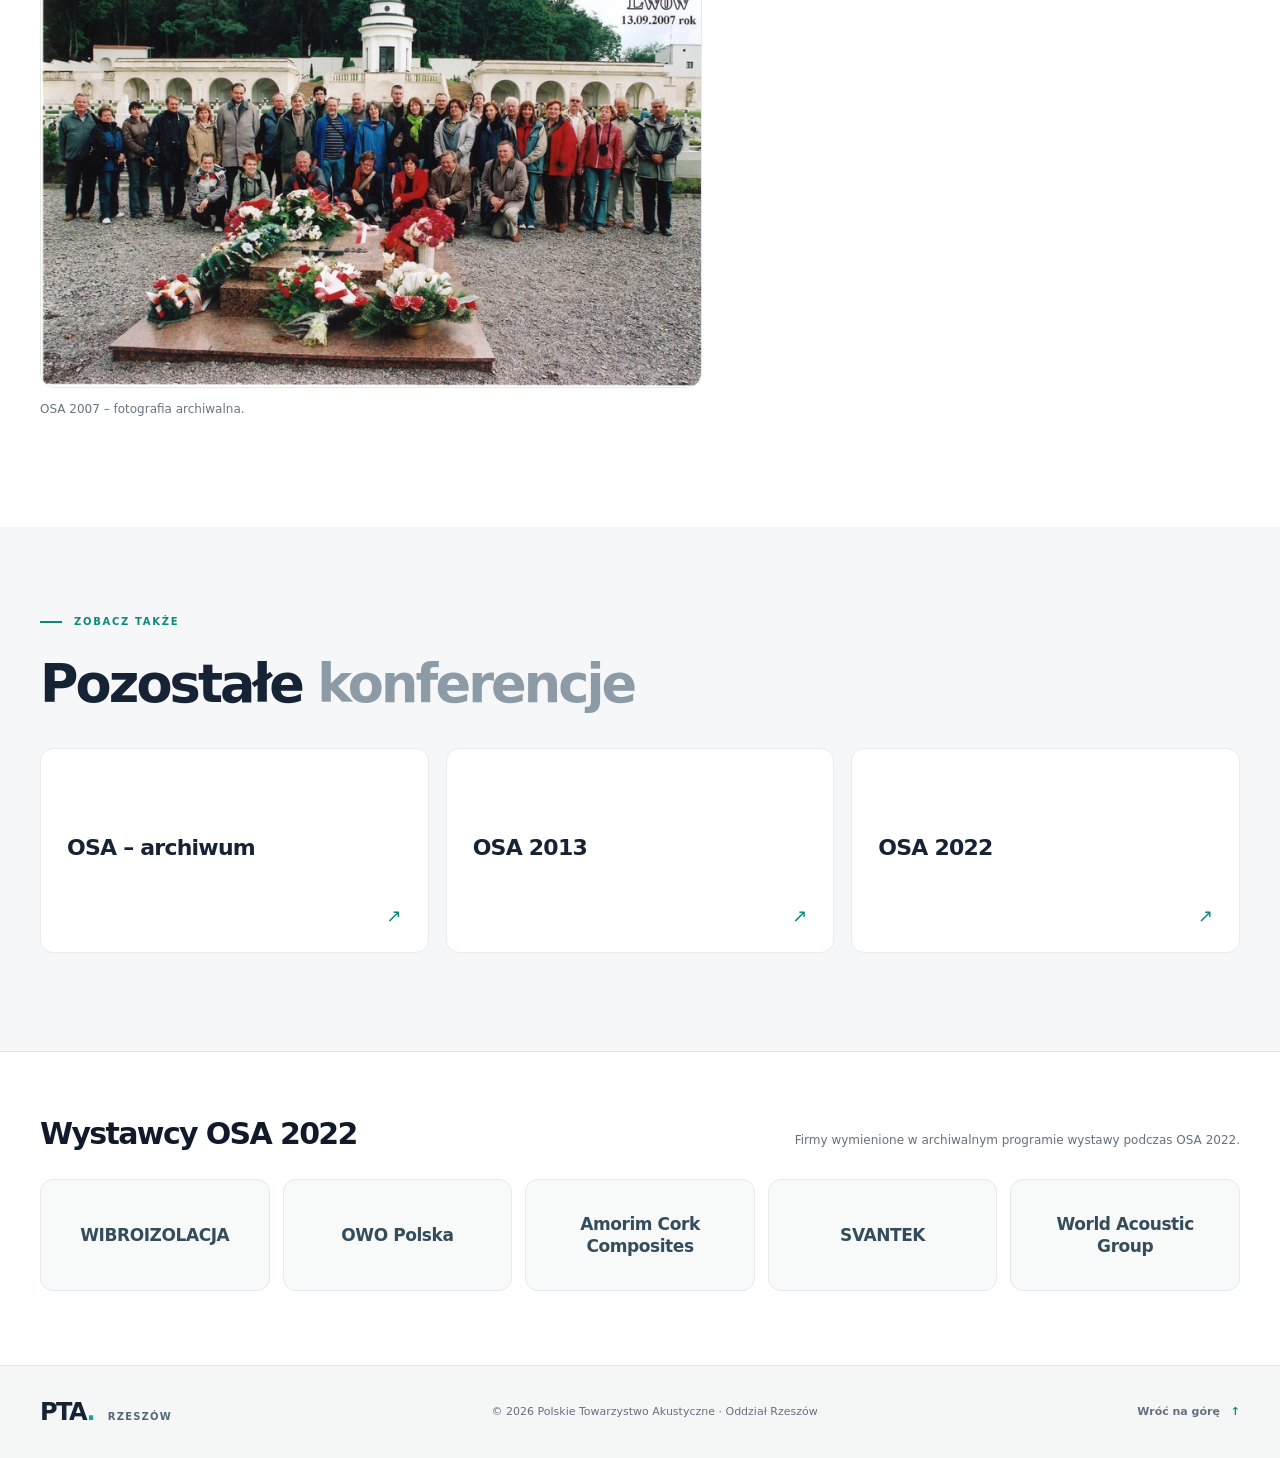
<file: osa-2007.html>
<!DOCTYPE html>
<html lang="pl">

<head>
  <meta charset="UTF-8">
  <meta name="viewport" content="width=device-width, initial-scale=1.0">
  <meta name="theme-color" content="#101a2b">
  <meta name="description"
    content="OSA 2007 – konferencja Otwarte Seminarium z Akustyki w Przemyślu, 10–14 września 2007 roku.">

  <title>OSA 2007 | PTA Rzeszów</title>

  <link rel="stylesheet" href="style.css">
  <script src="menu.js" defer></script>
  <script src="sponsorzy.js" defer></script>

</head>

<body>

  <a class="skip-link" href="#tresc">
    Przejdź do treści
  </a>

  <!-- WSPÓLNE MENU -->
  <div id="shared-menu"></div>

  <main id="tresc">

    <!-- NAGŁÓWEK -->
    <section class="page-hero" id="start">
      <div class="container page-hero-inner">

        <div class="page-hero-content">

          <nav class="breadcrumbs" aria-label="Ścieżka nawigacji">
            <a href="index.html">Strona główna</a>
            <span aria-hidden="true">/</span>
            <a href="osa-archiwum.html">OSA – archiwum</a>
            <span aria-hidden="true">/</span>
            <span aria-current="page">OSA 2007</span>
          </nav>

          <p class="eyebrow eyebrow-light">
            <span class="eyebrow-line"></span>
            PTA / OSA – ARCHIWUM
          </p>

          <h1>OSA 2007</h1>

          <p class="page-hero-lead">
            Otwarte Seminarium z Akustyki · Przemyśl ·
            10–14 września 2007 r.
          </p>

        </div>

        <div class="page-hero-decoration" aria-hidden="true">
          <div class="page-wave page-wave-a"></div>
          <div class="page-wave page-wave-b"></div>
          <div class="page-wave page-wave-c"></div>
          <div class="page-wave page-wave-d"></div>

          <div class="page-pulse">
            <i></i><i></i><i></i><i></i><i></i>
          </div>
        </div>

      </div>
    </section>


    <!-- INFORMACJE O KONFERENCJI -->
    <section class="section page-content-section" aria-labelledby="osa-heading">

      <div class="container page-content-grid">

        <article class="page-article">

          <p class="eyebrow">
            <span class="eyebrow-line"></span>
            POLSKIE TOWARZYSTWO AKUSTYCZNE
          </p>

          <h2 class="section-heading" id="osa-heading">
            OSA <span>2007</span>
          </h2>

          <p class="page-lead">
            Konferencja odbyła się w Hotelu Gromada
            w Przemyślu w dniach od 10 do 14 września
            2007 roku.
          </p>


          <!-- STATYSTYKI -->
          <div class="osa-facts">

            <div class="osa-fact">
              <strong>128</strong>
              <span>uczestników konferencji</span>
            </div>

            <div class="osa-fact">
              <strong>94</strong>
              <span>nadesłane artykuły naukowe</span>
            </div>

          </div>


          <!-- ORGANIZATORZY -->
          <h3 class="osa-subheading">
            Organizacja konferencji
          </h3>

          <p class="page-paragraph">
            Organizatorem konferencji w 2007 roku
            był Rzeszowski Oddział Polskiego
            Towarzystwa Akustycznego.
          </p>

          <div class="osa-organizers">

            <p>
              <strong>
                Przewodnicząca Komitetu Organizacyjnego:
              </strong><br>
              dr hab. inż. Lucyna Leniowska, prof. UR
            </p>

            <p>
              <strong>
                Przewodniczący Komitetu Naukowego:
              </strong><br>
              prof. Witold Rdzanek
            </p>

          </div>


          <!-- PUBLIKACJE -->
          <h3 class="osa-subheading">
            Publikacje naukowe
          </h3>

          <p class="page-paragraph">
            W konferencji wzięło udział 128 uczestników,
            którzy nadesłali łącznie 94 artykuły.
            Wszystkie nadesłane prace zostały
            zrecenzowane przez dwóch niezależnych
            recenzentów i po uzyskaniu pozytywnej opinii
            opublikowane w suplemencie do IV zeszytu
            czasopisma <em>Archives of Acoustics</em>
            z 2007 roku.
          </p>


          <!-- ZDJĘCIE ARCHIWALNE -->
          <h3 class="osa-subheading">
            Fotografia archiwalna
          </h3>

          <figure class="osa-photo">

            <img src="PLIKI/2007/osa2007.jpg" alt="Fotografia grupowa uczestników OSA 2007 podczas wyjazdu do Lwowa"
              loading="lazy" decoding="async">

            <figcaption>
              OSA 2007 – fotografia archiwalna.
            </figcaption>

          </figure>

        </article>


        <!-- PANEL BOCZNY -->
        <aside class="page-aside">

          <div class="aside-top">
            <span>PTA</span>
            <span class="small-plus">+</span>
          </div>

          <div>
            <span class="page-aside-label">
              OSA – ARCHIWUM
            </span>

            <h3>Przemyśl 2007</h3>

            <p>
              Hotel Gromada<br>
              10–14 września 2007 r.<br>
              Rzeszowski Oddział PTA
            </p>
          </div>

          <a href="osa-archiwum.html">
            Wróć do archiwum OSA
            <span aria-hidden="true">↗</span>
          </a>

        </aside>

      </div>
    </section>


    <!-- POWIĄZANE PODSTRONY -->
    <section class="page-related" aria-labelledby="related-heading">

      <div class="container">

        <div class="page-related-top">
          <div>

            <p class="eyebrow">
              <span class="eyebrow-line"></span>
              ZOBACZ TAKŻE
            </p>

            <h2 class="section-heading" id="related-heading">
              Pozostałe <span>konferencje</span>
            </h2>

          </div>
        </div>

        <div class="related-grid">

          <a class="related-card" href="osa-archiwum.html">
            <span class="related-title">OSA – archiwum</span>
            <span class="related-arrow" aria-hidden="true">↗</span>
          </a>

          <a class="related-card" href="osa-2013.html">
            <span class="related-title">OSA 2013</span>
            <span class="related-arrow" aria-hidden="true">↗</span>
          </a>

          <a class="related-card" href="osa-2022.html">
            <span class="related-title">OSA 2022</span>
            <span class="related-arrow" aria-hidden="true">↗</span>
          </a>

        </div>
      </div>
    </section>

  </main>


  <!-- WSPÓLNA SEKCJA SPONSORÓW -->
  <div id="shared-sponsors"></div>


  <!-- STOPKA -->
  <footer class="site-footer">
    <div class="container footer-inner">

      <a class="footer-brand" href="index.html">
        PTA<span>.</span>
        <small>RZESZÓW</small>
      </a>

      <p>
        © 2026 Polskie Towarzystwo Akustyczne
        · Oddział Rzeszów
      </p>

      <a href="#start">
        Wróć na górę
        <span aria-hidden="true">↑</span>
      </a>

    </div>
  </footer>

</body>

</html>
</file>
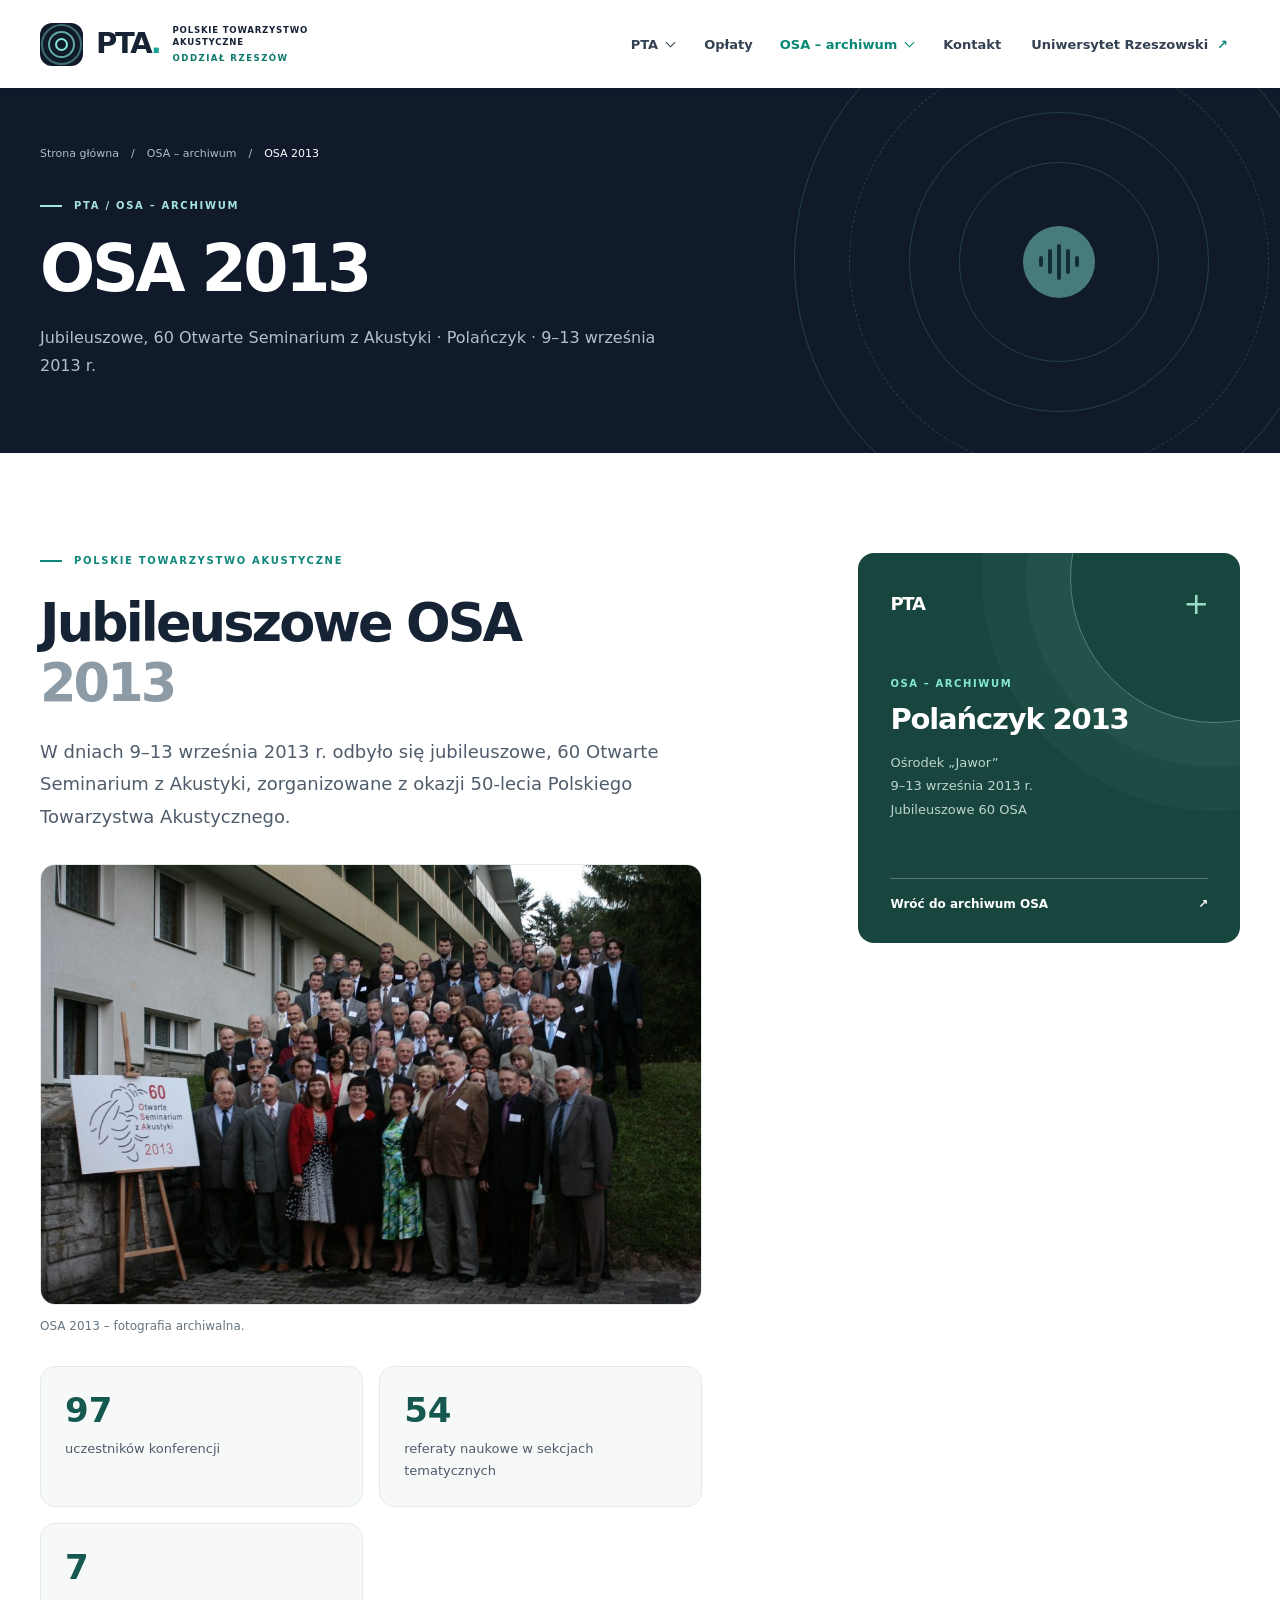
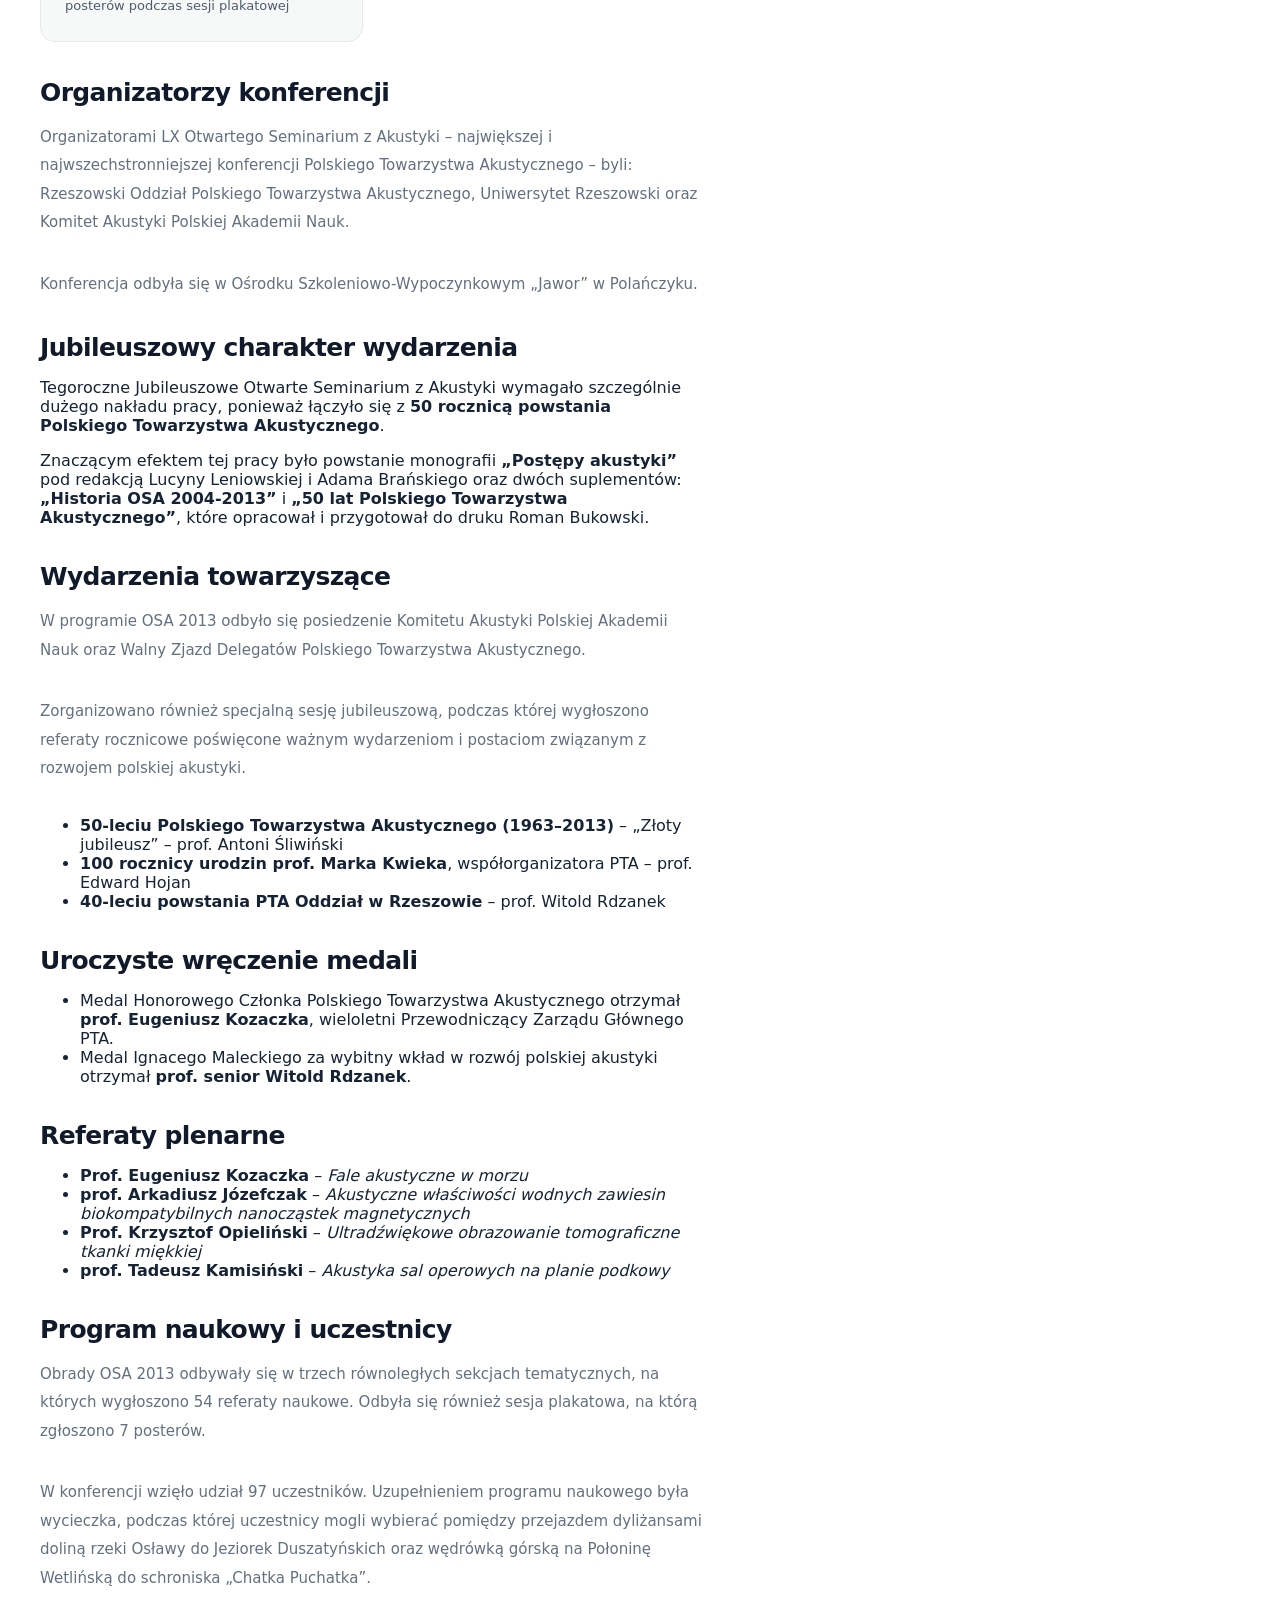
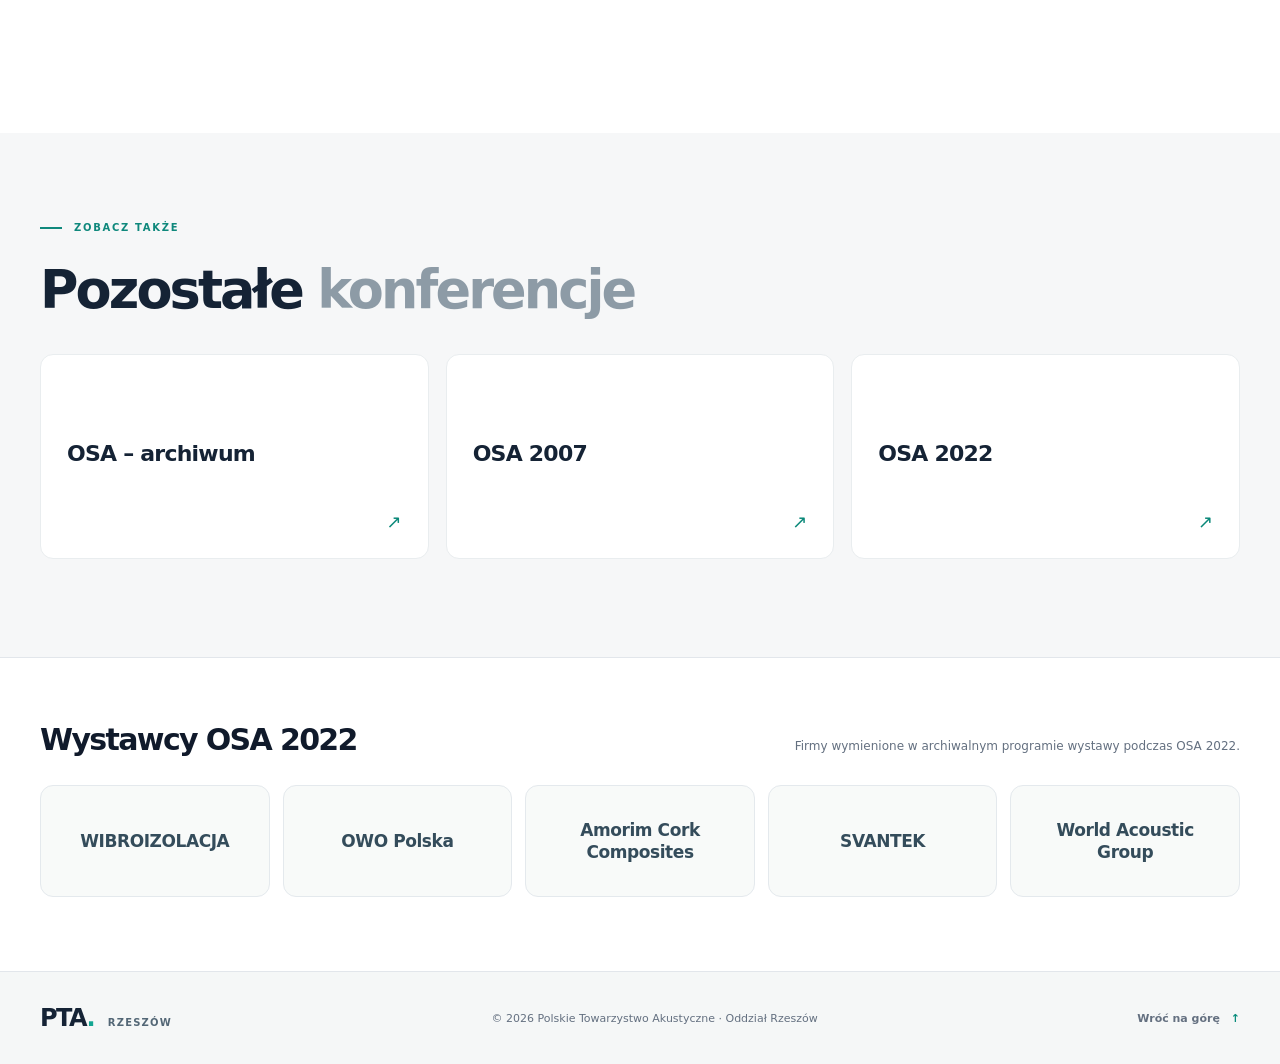
<file: osa-2013.html>
<!DOCTYPE html>
<html lang="pl">

<head>
  <meta charset="UTF-8">
  <meta name="viewport" content="width=device-width, initial-scale=1.0">
  <meta name="theme-color" content="#101a2b">
  <meta name="description"
    content="OSA 2013 – Jubileuszowe, 60 Otwarte Seminarium z Akustyki. Polańczyk, 9–13 września 2013 r.">

  <title>OSA 2013 | PTA Rzeszów</title>

  <link rel="stylesheet" href="style.css">
  <script src="menu.js" defer></script>
  <script src="sponsorzy.js" defer></script>

</head>

<body>

  <a class="skip-link" href="#tresc">
    Przejdź do treści
  </a>

  <!-- WSPÓLNE MENU -->
  <div id="shared-menu"></div>

  <main id="tresc">

    <!-- NAGŁÓWEK -->
    <section class="page-hero" id="start">
      <div class="container page-hero-inner">

        <div class="page-hero-content">

          <nav class="breadcrumbs" aria-label="Ścieżka nawigacji">
            <a href="index.html">Strona główna</a>
            <span aria-hidden="true">/</span>
            <a href="osa-archiwum.html">OSA – archiwum</a>
            <span aria-hidden="true">/</span>
            <span aria-current="page">OSA 2013</span>
          </nav>

          <p class="eyebrow eyebrow-light">
            <span class="eyebrow-line"></span>
            PTA / OSA – ARCHIWUM
          </p>

          <h1>OSA 2013</h1>

          <p class="page-hero-lead">
            Jubileuszowe, 60 Otwarte Seminarium z Akustyki ·
            Polańczyk · 9–13 września 2013 r.
          </p>

        </div>

        <div class="page-hero-decoration" aria-hidden="true">
          <div class="page-wave page-wave-a"></div>
          <div class="page-wave page-wave-b"></div>
          <div class="page-wave page-wave-c"></div>
          <div class="page-wave page-wave-d"></div>

          <div class="page-pulse">
            <i></i><i></i><i></i><i></i><i></i>
          </div>
        </div>

      </div>
    </section>

    <!-- TREŚĆ -->
    <section class="section page-content-section" aria-labelledby="osa-heading">

      <div class="container page-content-grid">

        <article class="page-article">

          <p class="eyebrow">
            <span class="eyebrow-line"></span>
            POLSKIE TOWARZYSTWO AKUSTYCZNE
          </p>

          <h2 class="section-heading" id="osa-heading">
            Jubileuszowe OSA <span>2013</span>
          </h2>

          <p class="page-lead">
            W dniach 9–13 września 2013 r. odbyło się
            jubileuszowe, 60 Otwarte Seminarium z Akustyki,
            zorganizowane z okazji 50-lecia Polskiego
            Towarzystwa Akustycznego.
          </p>

          <!-- ZDJĘCIE -->
          <figure class="osa-photo">
            <img src="PLIKI/2013/osa2013.jpg" alt="Uczestnicy konferencji OSA 2013" loading="lazy" decoding="async">

            <figcaption>
              OSA 2013 – fotografia archiwalna.
            </figcaption>
          </figure>

          <!-- FAKTY -->
          <div class="osa-facts">

            <div class="osa-fact">
              <strong>97</strong>
              <span>uczestników konferencji</span>
            </div>

            <div class="osa-fact">
              <strong>54</strong>
              <span>referaty naukowe w sekcjach tematycznych</span>
            </div>

            <div class="osa-fact">
              <strong>7</strong>
              <span>posterów podczas sesji plakatowej</span>
            </div>

          </div>

          <h3 class="osa-subheading">
            Organizatorzy konferencji
          </h3>

          <p class="page-paragraph">
            Organizatorami LX Otwartego Seminarium z Akustyki
            – największej i najwszechstronniejszej konferencji
            Polskiego Towarzystwa Akustycznego – byli:
            Rzeszowski Oddział Polskiego Towarzystwa Akustycznego,
            Uniwersytet Rzeszowski oraz Komitet Akustyki
            Polskiej Akademii Nauk.
          </p>

          <p class="page-paragraph">
            Konferencja odbyła się w Ośrodku
            Szkoleniowo-Wypoczynkowym „Jawor”
            w Polańczyku.
          </p>

          <h3 class="osa-subheading">
            Jubileuszowy charakter wydarzenia
          </h3>

          <div class="osa-highlight">
            <p>
              Tegoroczne Jubileuszowe Otwarte Seminarium z Akustyki
              wymagało szczególnie dużego nakładu pracy,
              ponieważ łączyło się z <strong>50 rocznicą powstania
                Polskiego Towarzystwa Akustycznego</strong>.
            </p>

            <p>
              Znaczącym efektem tej pracy było powstanie monografii
              <strong>„Postępy akustyki”</strong> pod redakcją
              Lucyny Leniowskiej i Adama Brańskiego
              oraz dwóch suplementów:
              <strong>„Historia OSA 2004-2013”</strong> i
              <strong>„50 lat Polskiego Towarzystwa Akustycznego”</strong>,
              które opracował i przygotował do druku
              Roman Bukowski.
            </p>
          </div>

          <h3 class="osa-subheading">
            Wydarzenia towarzyszące
          </h3>

          <p class="page-paragraph">
            W programie OSA 2013 odbyło się posiedzenie
            Komitetu Akustyki Polskiej Akademii Nauk
            oraz Walny Zjazd Delegatów
            Polskiego Towarzystwa Akustycznego.
          </p>

          <p class="page-paragraph">
            Zorganizowano również specjalną sesję jubileuszową,
            podczas której wygłoszono referaty rocznicowe
            poświęcone ważnym wydarzeniom i postaciom
            związanym z rozwojem polskiej akustyki.
          </p>

          <ul class="osa-list">
            <li>
              <strong>50-leciu Polskiego Towarzystwa Akustycznego (1963–2013)</strong>
              – „Złoty jubileusz” – prof. Antoni Śliwiński
            </li>
            <li>
              <strong>100 rocznicy urodzin prof. Marka Kwieka</strong>,
              współorganizatora PTA – prof. Edward Hojan
            </li>
            <li>
              <strong>40-leciu powstania PTA Oddział w Rzeszowie</strong>
              – prof. Witold Rdzanek
            </li>
          </ul>

          <h3 class="osa-subheading">
            Uroczyste wręczenie medali
          </h3>

          <ul class="osa-list">
            <li>
              Medal Honorowego Członka Polskiego Towarzystwa Akustycznego
              otrzymał <strong>prof. Eugeniusz Kozaczka</strong>,
              wieloletni Przewodniczący Zarządu Głównego PTA.
            </li>
            <li>
              Medal Ignacego Maleckiego za wybitny wkład w rozwój
              polskiej akustyki otrzymał
              <strong>prof. senior Witold Rdzanek</strong>.
            </li>
          </ul>

          <h3 class="osa-subheading">
            Referaty plenarne
          </h3>

          <ul class="osa-list">
            <li>
              <strong>Prof. Eugeniusz Kozaczka</strong> –
              <em>Fale akustyczne w morzu</em>
            </li>
            <li>
              <strong>prof. Arkadiusz Józefczak</strong> –
              <em>Akustyczne właściwości wodnych zawiesin biokompatybilnych nanocząstek magnetycznych</em>
            </li>
            <li>
              <strong>Prof. Krzysztof Opieliński</strong> –
              <em>Ultradźwiękowe obrazowanie tomograficzne tkanki miękkiej</em>
            </li>
            <li>
              <strong>prof. Tadeusz Kamisiński</strong> –
              <em>Akustyka sal operowych na planie podkowy</em>
            </li>
          </ul>

          <h3 class="osa-subheading">
            Program naukowy i uczestnicy
          </h3>

          <p class="page-paragraph">
            Obrady OSA 2013 odbywały się w trzech równoległych
            sekcjach tematycznych, na których wygłoszono
            54 referaty naukowe. Odbyła się również
            sesja plakatowa, na którą zgłoszono 7 posterów.
          </p>

          <p class="page-paragraph">
            W konferencji wzięło udział 97 uczestników.
            Uzupełnieniem programu naukowego była wycieczka,
            podczas której uczestnicy mogli wybierać
            pomiędzy przejazdem dyliżansami doliną rzeki Osławy
            do Jeziorek Duszatyńskich oraz wędrówką górską
            na Połoninę Wetlińską do schroniska
            „Chatka Puchatka”.
          </p>

        </article>

        <!-- PANEL BOCZNY -->
        <aside class="page-aside">

          <div class="aside-top">
            <span>PTA</span>
            <span class="small-plus">+</span>
          </div>

          <div>
            <span class="page-aside-label">
              OSA – ARCHIWUM
            </span>

            <h3>Polańczyk 2013</h3>

            <p>
              Ośrodek „Jawor”<br>
              9–13 września 2013 r.<br>
              Jubileuszowe 60 OSA
            </p>
          </div>

          <a href="osa-archiwum.html">
            Wróć do archiwum OSA
            <span aria-hidden="true">↗</span>
          </a>

        </aside>

      </div>
    </section>

    <!-- POWIĄZANE PODSTRONY -->
    <section class="page-related" aria-labelledby="related-heading">
      <div class="container">

        <div class="page-related-top">
          <div>
            <p class="eyebrow">
              <span class="eyebrow-line"></span>
              ZOBACZ TAKŻE
            </p>

            <h2 class="section-heading" id="related-heading">
              Pozostałe <span>konferencje</span>
            </h2>
          </div>
        </div>

        <div class="related-grid">

          <a class="related-card" href="osa-archiwum.html">
            <span class="related-title">OSA – archiwum</span>
            <span class="related-arrow" aria-hidden="true">↗</span>
          </a>

          <a class="related-card" href="osa-2007.html">
            <span class="related-title">OSA 2007</span>
            <span class="related-arrow" aria-hidden="true">↗</span>
          </a>

          <a class="related-card" href="osa-2022.html">
            <span class="related-title">OSA 2022</span>
            <span class="related-arrow" aria-hidden="true">↗</span>
          </a>

        </div>
      </div>
    </section>

  </main>

  <!-- WSPÓLNA SEKCJA SPONSORÓW -->
  <div id="shared-sponsors"></div>

  <!-- STOPKA -->
  <footer class="site-footer">
    <div class="container footer-inner">

      <a class="footer-brand" href="index.html">
        PTA<span>.</span>
        <small>RZESZÓW</small>
      </a>

      <p>
        © 2026 Polskie Towarzystwo Akustyczne
        · Oddział Rzeszów
      </p>

      <a href="#start">
        Wróć na górę
        <span aria-hidden="true">↑</span>
      </a>

    </div>
  </footer>

</body>

</html>
</file>
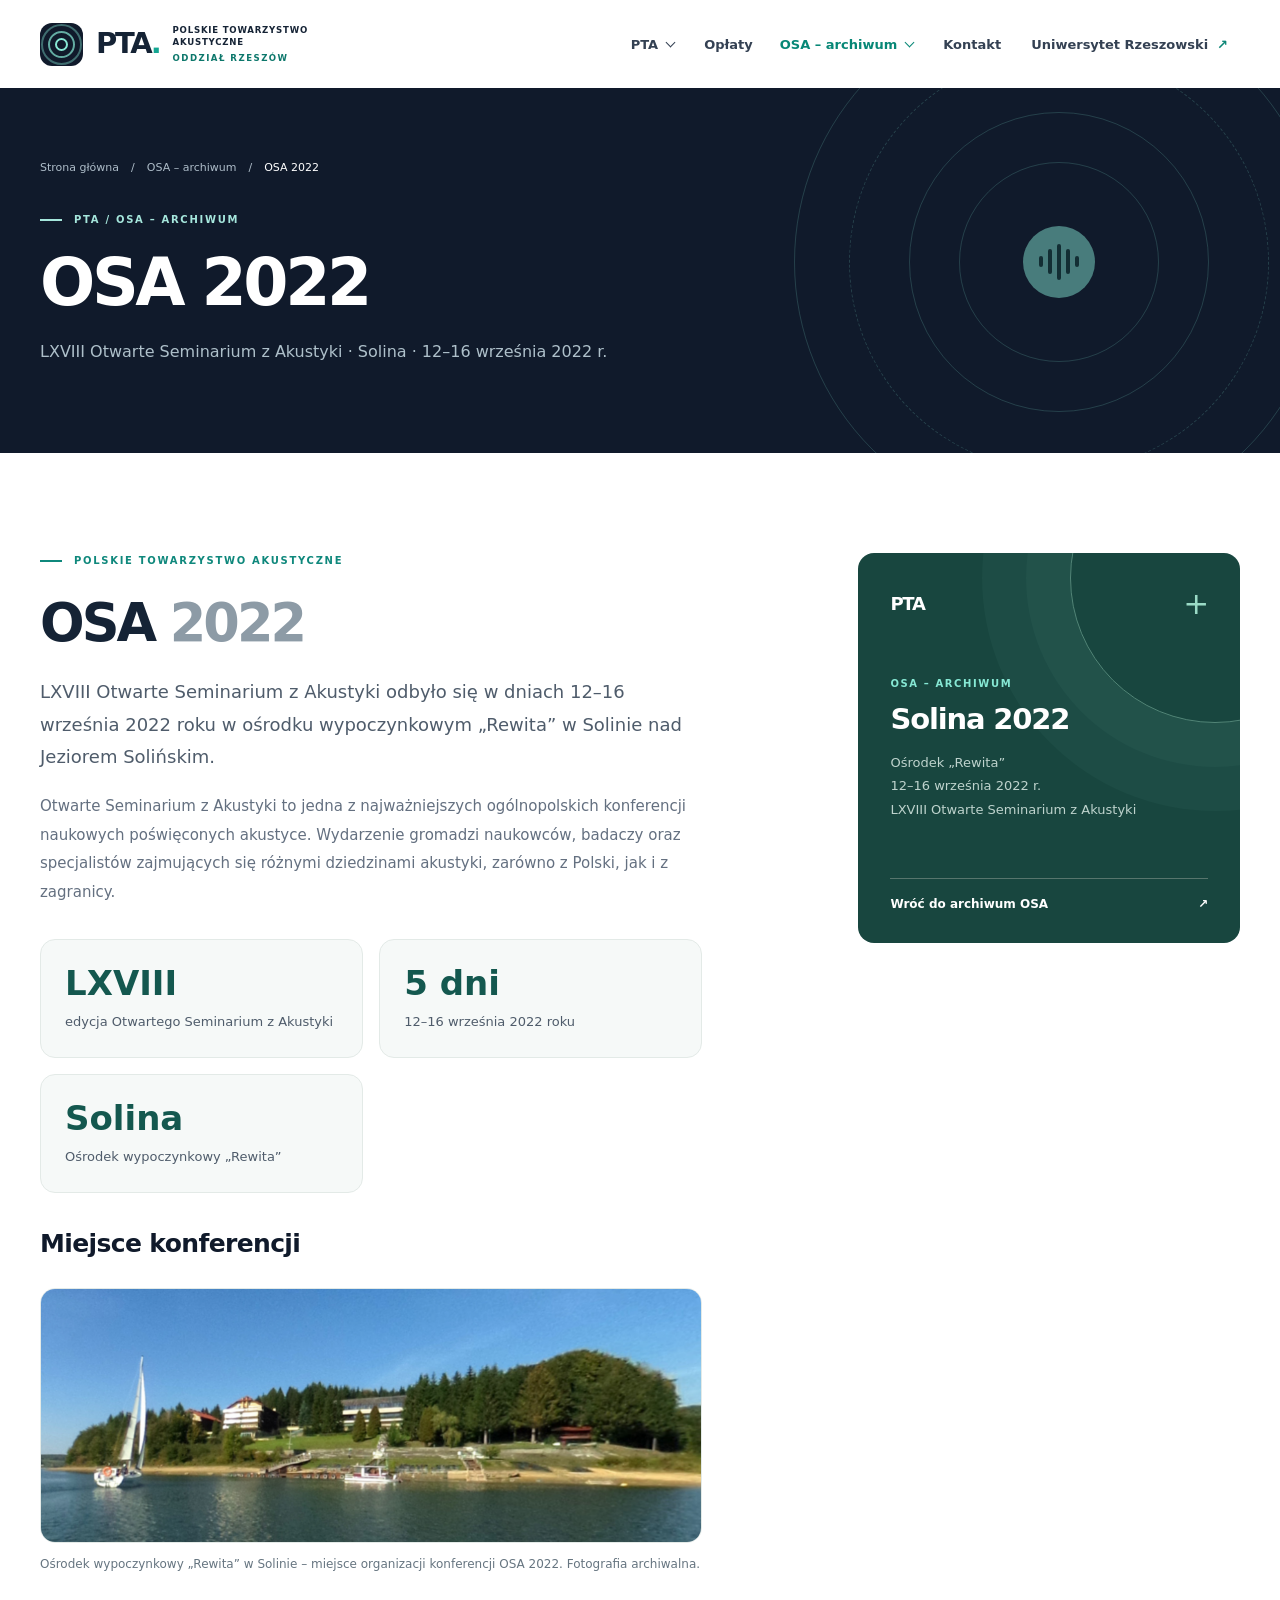
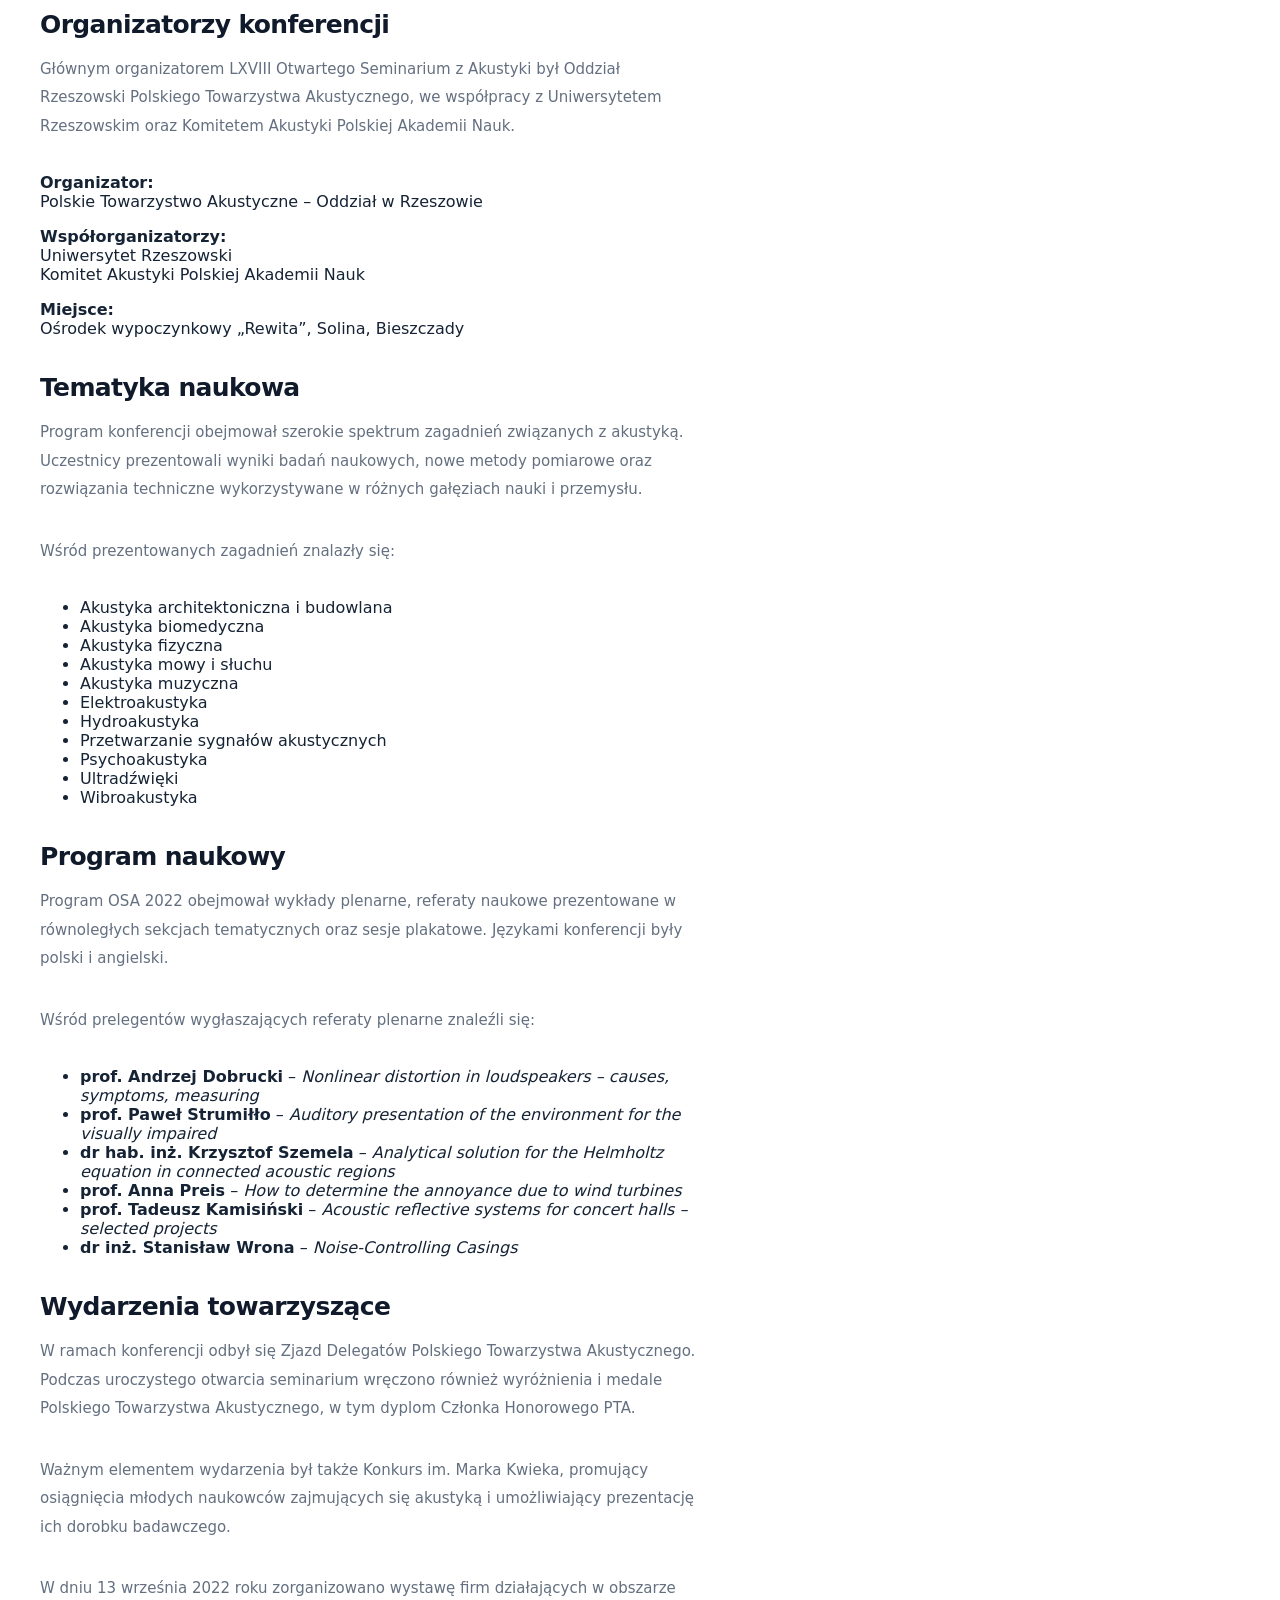
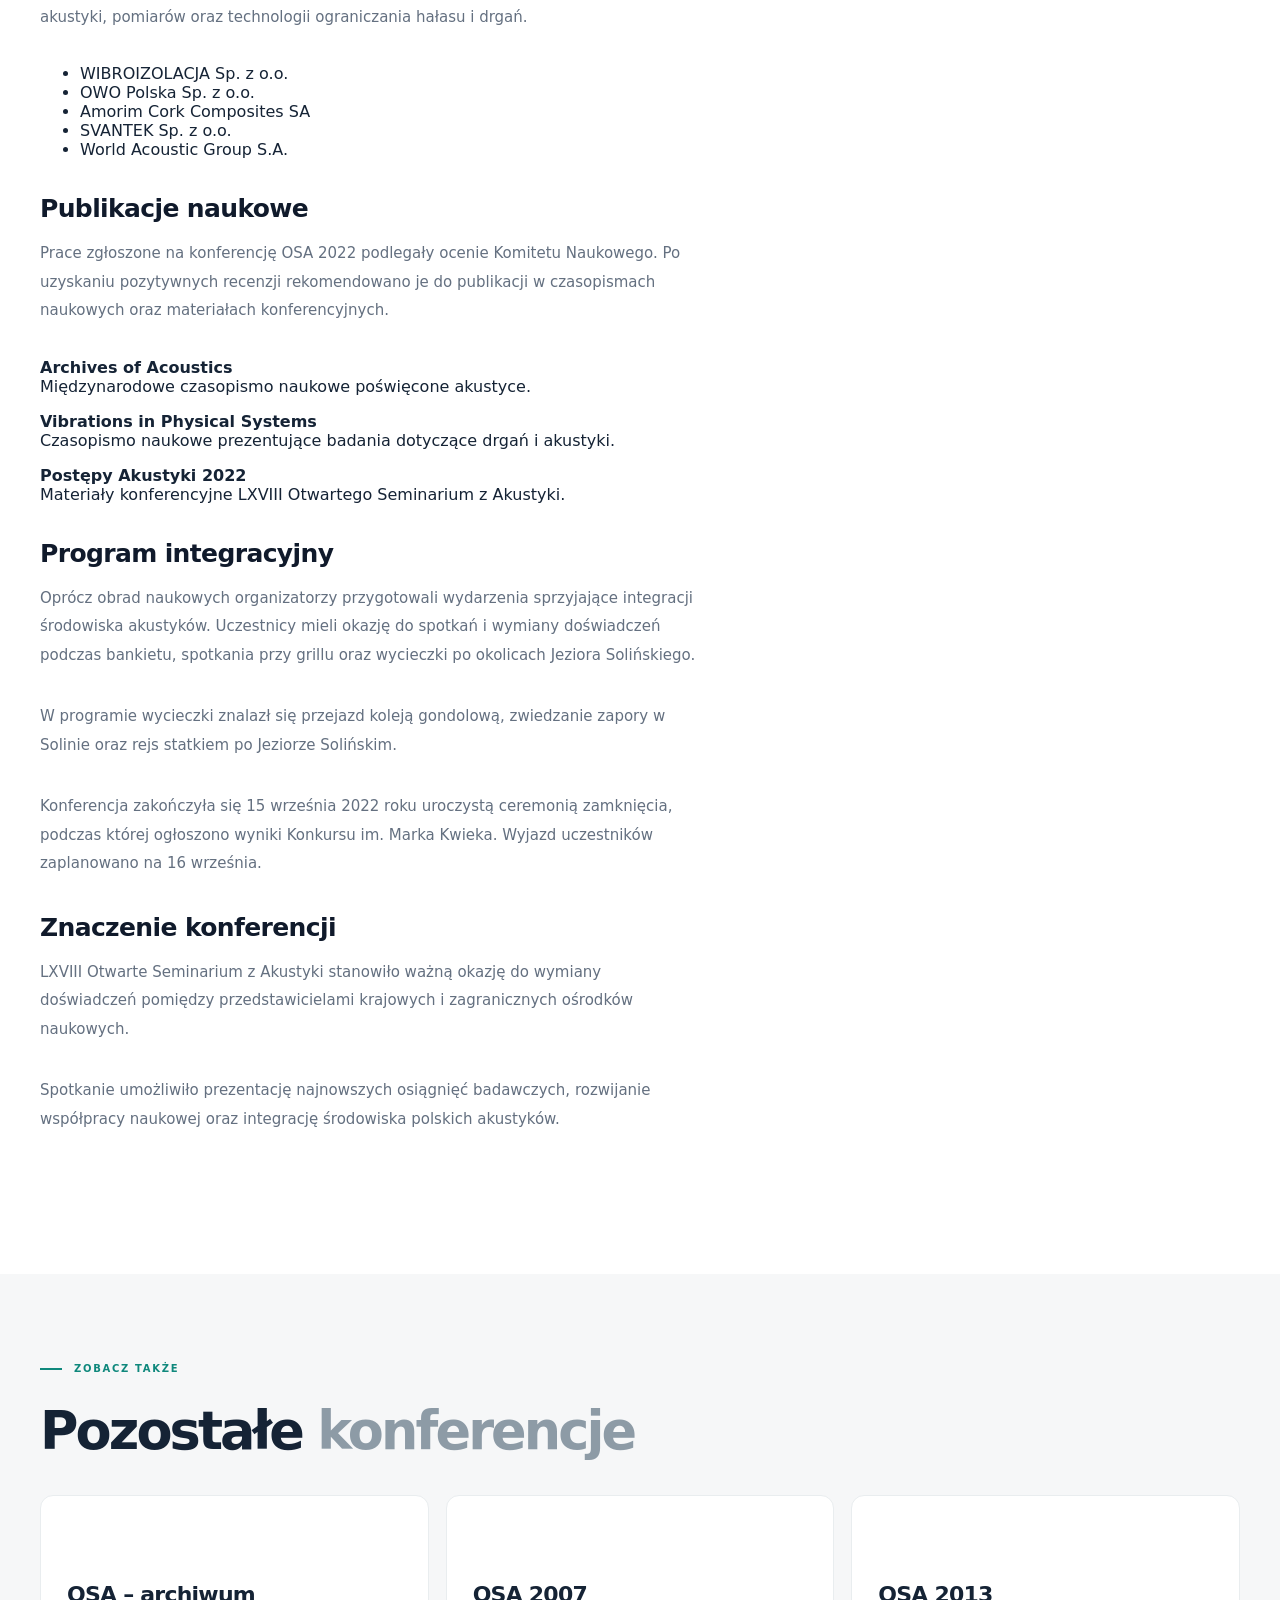
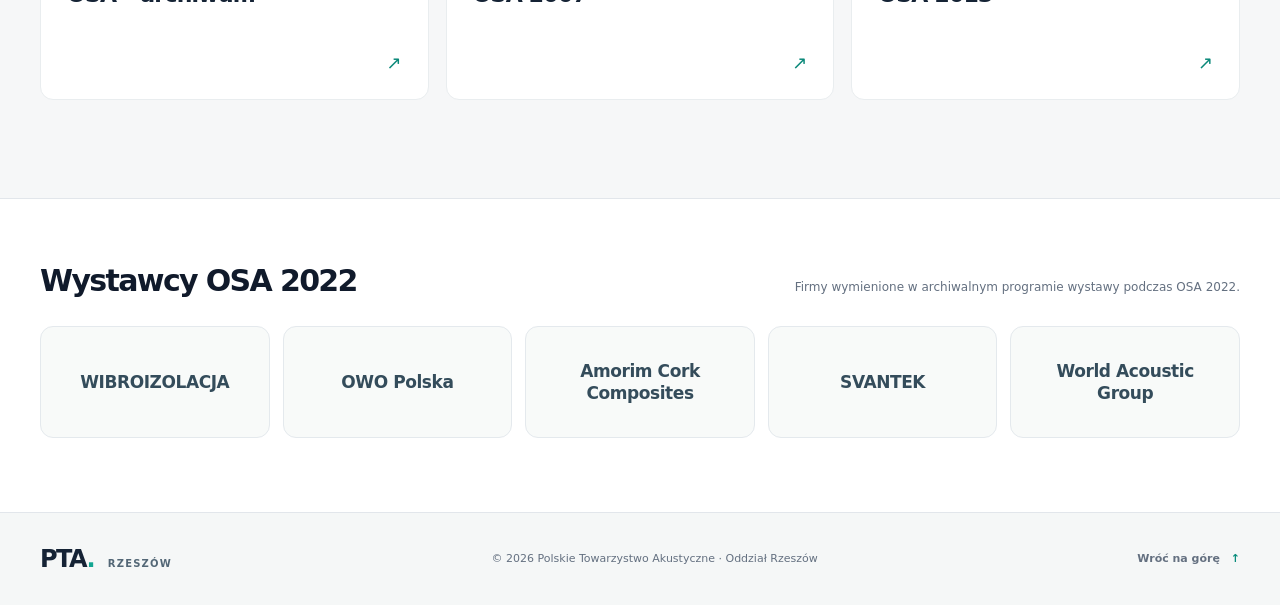
<file: osa-2022.html>
<!DOCTYPE html>
<html lang="pl">

<head>
  <meta charset="UTF-8">
  <meta name="viewport" content="width=device-width, initial-scale=1.0">
  <meta name="theme-color" content="#101a2b">
  <meta name="description" content="OSA 2022 – LXVIII Otwarte Seminarium z Akustyki. Solina, 12–16 września 2022 roku.">

  <title>OSA 2022 | PTA Rzeszów</title>

  <link rel="stylesheet" href="style.css">
  <script src="menu.js" defer></script>
  <script src="sponsorzy.js" defer></script>
</head>

<body>

  <a class="skip-link" href="#tresc">
    Przejdź do treści
  </a>

  <!-- WSPÓLNE MENU -->
  <div id="shared-menu"></div>

  <main id="tresc">

    <!-- NAGŁÓWEK -->
    <section class="page-hero" id="start">
      <div class="container page-hero-inner">

        <div class="page-hero-content">

          <nav class="breadcrumbs" aria-label="Ścieżka nawigacji">
            <a href="index.html">Strona główna</a>
            <span aria-hidden="true">/</span>
            <a href="osa-archiwum.html">OSA – archiwum</a>
            <span aria-hidden="true">/</span>
            <span aria-current="page">OSA 2022</span>
          </nav>

          <p class="eyebrow eyebrow-light">
            <span class="eyebrow-line"></span>
            PTA / OSA – ARCHIWUM
          </p>

          <h1>OSA 2022</h1>

          <p class="page-hero-lead">
            LXVIII Otwarte Seminarium z Akustyki ·
            Solina · 12–16 września 2022 r.
          </p>

        </div>

        <div class="page-hero-decoration" aria-hidden="true">
          <div class="page-wave page-wave-a"></div>
          <div class="page-wave page-wave-b"></div>
          <div class="page-wave page-wave-c"></div>
          <div class="page-wave page-wave-d"></div>

          <div class="page-pulse">
            <i></i><i></i><i></i><i></i><i></i>
          </div>
        </div>

      </div>
    </section>


    <!-- INFORMACJE O KONFERENCJI -->
    <section class="section page-content-section" aria-labelledby="osa-heading">

      <div class="container page-content-grid">

        <article class="page-article">

          <p class="eyebrow">
            <span class="eyebrow-line"></span>
            POLSKIE TOWARZYSTWO AKUSTYCZNE
          </p>

          <h2 class="section-heading" id="osa-heading">
            OSA <span>2022</span>
          </h2>

          <p class="page-lead">
            LXVIII Otwarte Seminarium z Akustyki
            odbyło się w dniach 12–16 września 2022 roku
            w ośrodku wypoczynkowym „Rewita”
            w Solinie nad Jeziorem Solińskim.
          </p>

          <p class="page-paragraph">
            Otwarte Seminarium z Akustyki to jedna
            z najważniejszych ogólnopolskich konferencji
            naukowych poświęconych akustyce.
            Wydarzenie gromadzi naukowców, badaczy
            oraz specjalistów zajmujących się różnymi
            dziedzinami akustyki, zarówno z Polski,
            jak i z zagranicy.
          </p>


          <!-- FAKTY -->
          <div class="osa-facts">

            <div class="osa-fact">
              <strong>LXVIII</strong>
              <span>edycja Otwartego Seminarium z Akustyki</span>
            </div>

            <div class="osa-fact">
              <strong>5 dni</strong>
              <span>12–16 września 2022 roku</span>
            </div>

            <div class="osa-fact">
              <strong>Solina</strong>
              <span>Ośrodek wypoczynkowy „Rewita”</span>
            </div>

          </div>


          <!-- ZDJĘCIE -->
          <h3 class="osa-subheading">
            Miejsce konferencji
          </h3>

          <figure class="osa-photo">

            <img src="PLIKI/2022/foto_osa2022.png" alt="Ośrodek wypoczynkowy Rewita w Solinie nad Jeziorem Solińskim"
              loading="lazy" decoding="async">

            <figcaption>
              Ośrodek wypoczynkowy „Rewita” w Solinie
              – miejsce organizacji konferencji OSA 2022.
              Fotografia archiwalna.
            </figcaption>

          </figure>


          <!-- ORGANIZATORZY -->
          <h3 class="osa-subheading">
            Organizatorzy konferencji
          </h3>

          <p class="page-paragraph">
            Głównym organizatorem LXVIII Otwartego
            Seminarium z Akustyki był Oddział Rzeszowski
            Polskiego Towarzystwa Akustycznego,
            we współpracy z Uniwersytetem Rzeszowskim
            oraz Komitetem Akustyki Polskiej Akademii Nauk.
          </p>

          <div class="osa-highlight">

            <p>
              <strong>Organizator:</strong><br>
              Polskie Towarzystwo Akustyczne
              – Oddział w Rzeszowie
            </p>

            <p>
              <strong>Współorganizatorzy:</strong><br>
              Uniwersytet Rzeszowski<br>
              Komitet Akustyki Polskiej Akademii Nauk
            </p>

            <p>
              <strong>Miejsce:</strong><br>
              Ośrodek wypoczynkowy „Rewita”,
              Solina, Bieszczady
            </p>

          </div>


          <!-- TEMATYKA -->
          <h3 class="osa-subheading">
            Tematyka naukowa
          </h3>

          <p class="page-paragraph">
            Program konferencji obejmował szerokie
            spektrum zagadnień związanych z akustyką.
            Uczestnicy prezentowali wyniki badań
            naukowych, nowe metody pomiarowe
            oraz rozwiązania techniczne wykorzystywane
            w różnych gałęziach nauki i przemysłu.
          </p>

          <p class="page-paragraph">
            Wśród prezentowanych zagadnień znalazły się:
          </p>

          <ul class="osa-list">
            <li>Akustyka architektoniczna i budowlana</li>
            <li>Akustyka biomedyczna</li>
            <li>Akustyka fizyczna</li>
            <li>Akustyka mowy i słuchu</li>
            <li>Akustyka muzyczna</li>
            <li>Elektroakustyka</li>
            <li>Hydroakustyka</li>
            <li>Przetwarzanie sygnałów akustycznych</li>
            <li>Psychoakustyka</li>
            <li>Ultradźwięki</li>
            <li>Wibroakustyka</li>
          </ul>


          <!-- PROGRAM NAUKOWY -->
          <h3 class="osa-subheading">
            Program naukowy
          </h3>

          <p class="page-paragraph">
            Program OSA 2022 obejmował wykłady plenarne,
            referaty naukowe prezentowane w równoległych
            sekcjach tematycznych oraz sesje plakatowe.
            Językami konferencji były polski i angielski.
          </p>

          <p class="page-paragraph">
            Wśród prelegentów wygłaszających
            referaty plenarne znaleźli się:
          </p>

          <ul class="osa-list">

            <li>
              <strong>prof. Andrzej Dobrucki</strong> –
              <em>
                Nonlinear distortion in loudspeakers
                – causes, symptoms, measuring
              </em>
            </li>

            <li>
              <strong>prof. Paweł Strumiłło</strong> –
              <em>
                Auditory presentation of the environment
                for the visually impaired
              </em>
            </li>

            <li>
              <strong>dr hab. inż. Krzysztof Szemela</strong> –
              <em>
                Analytical solution for the Helmholtz equation
                in connected acoustic regions
              </em>
            </li>

            <li>
              <strong>prof. Anna Preis</strong> –
              <em>
                How to determine the annoyance
                due to wind turbines
              </em>
            </li>

            <li>
              <strong>prof. Tadeusz Kamisiński</strong> –
              <em>
                Acoustic reflective systems for concert halls
                – selected projects
              </em>
            </li>

            <li>
              <strong>dr inż. Stanisław Wrona</strong> –
              <em>Noise-Controlling Casings</em>
            </li>

          </ul>


          <!-- WYDARZENIA -->
          <h3 class="osa-subheading">
            Wydarzenia towarzyszące
          </h3>

          <p class="page-paragraph">
            W ramach konferencji odbył się Zjazd Delegatów
            Polskiego Towarzystwa Akustycznego.
            Podczas uroczystego otwarcia seminarium
            wręczono również wyróżnienia i medale
            Polskiego Towarzystwa Akustycznego,
            w tym dyplom Członka Honorowego PTA.
          </p>

          <p class="page-paragraph">
            Ważnym elementem wydarzenia był także
            Konkurs im. Marka Kwieka, promujący
            osiągnięcia młodych naukowców zajmujących
            się akustyką i umożliwiający prezentację
            ich dorobku badawczego.
          </p>

          <p class="page-paragraph">
            W dniu 13 września 2022 roku
            zorganizowano wystawę firm działających
            w obszarze akustyki, pomiarów
            oraz technologii ograniczania hałasu
            i drgań.
          </p>

          <ul class="osa-list">
            <li>WIBROIZOLACJA Sp. z o.o.</li>
            <li>OWO Polska Sp. z o.o.</li>
            <li>Amorim Cork Composites SA</li>
            <li>SVANTEK Sp. z o.o.</li>
            <li>World Acoustic Group S.A.</li>
          </ul>


          <!-- PUBLIKACJE -->
          <h3 class="osa-subheading">
            Publikacje naukowe
          </h3>

          <p class="page-paragraph">
            Prace zgłoszone na konferencję OSA 2022
            podlegały ocenie Komitetu Naukowego.
            Po uzyskaniu pozytywnych recenzji
            rekomendowano je do publikacji
            w czasopismach naukowych
            oraz materiałach konferencyjnych.
          </p>

          <div class="osa-highlight">

            <p>
              <strong>
                Archives of Acoustics
              </strong><br>
              Międzynarodowe czasopismo naukowe
              poświęcone akustyce.
            </p>

            <p>
              <strong>
                Vibrations in Physical Systems
              </strong><br>
              Czasopismo naukowe prezentujące
              badania dotyczące drgań i akustyki.
            </p>

            <p>
              <strong>
                Postępy Akustyki 2022
              </strong><br>
              Materiały konferencyjne LXVIII
              Otwartego Seminarium z Akustyki.
            </p>

          </div>


          <!-- CZĘŚĆ INTEGRACYJNA -->
          <h3 class="osa-subheading">
            Program integracyjny
          </h3>

          <p class="page-paragraph">
            Oprócz obrad naukowych organizatorzy
            przygotowali wydarzenia sprzyjające
            integracji środowiska akustyków.
            Uczestnicy mieli okazję do spotkań
            i wymiany doświadczeń podczas bankietu,
            spotkania przy grillu oraz wycieczki
            po okolicach Jeziora Solińskiego.
          </p>

          <p class="page-paragraph">
            W programie wycieczki znalazł się
            przejazd koleją gondolową,
            zwiedzanie zapory w Solinie
            oraz rejs statkiem po Jeziorze Solińskim.
          </p>

          <p class="page-paragraph">
            Konferencja zakończyła się
            15 września 2022 roku uroczystą
            ceremonią zamknięcia,
            podczas której ogłoszono wyniki
            Konkursu im. Marka Kwieka.
            Wyjazd uczestników zaplanowano
            na 16 września.
          </p>


          <!-- PODSUMOWANIE -->
          <h3 class="osa-subheading">
            Znaczenie konferencji
          </h3>

          <p class="page-paragraph">
            LXVIII Otwarte Seminarium z Akustyki
            stanowiło ważną okazję do wymiany
            doświadczeń pomiędzy przedstawicielami
            krajowych i zagranicznych
            ośrodków naukowych.
          </p>

          <p class="page-paragraph">
            Spotkanie umożliwiło prezentację
            najnowszych osiągnięć badawczych,
            rozwijanie współpracy naukowej
            oraz integrację środowiska
            polskich akustyków.
          </p>

        </article>


        <!-- PANEL BOCZNY -->
        <aside class="page-aside">

          <div class="aside-top">
            <span>PTA</span>
            <span class="small-plus">+</span>
          </div>

          <div>

            <span class="page-aside-label">
              OSA – ARCHIWUM
            </span>

            <h3>Solina 2022</h3>

            <p>
              Ośrodek „Rewita”<br>
              12–16 września 2022 r.<br>
              LXVIII Otwarte Seminarium z Akustyki
            </p>

          </div>

          <a href="osa-archiwum.html">
            Wróć do archiwum OSA
            <span aria-hidden="true">↗</span>
          </a>

        </aside>

      </div>

    </section>


    <!-- POWIĄZANE PODSTRONY -->
    <section class="page-related" aria-labelledby="related-heading">

      <div class="container">

        <div class="page-related-top">

          <div>

            <p class="eyebrow">
              <span class="eyebrow-line"></span>
              ZOBACZ TAKŻE
            </p>

            <h2 class="section-heading" id="related-heading">
              Pozostałe <span>konferencje</span>
            </h2>

          </div>

        </div>

        <div class="related-grid">

          <a class="related-card" href="osa-archiwum.html">
            <span class="related-title">
              OSA – archiwum
            </span>
            <span class="related-arrow" aria-hidden="true">
              ↗
            </span>
          </a>

          <a class="related-card" href="osa-2007.html">
            <span class="related-title">
              OSA 2007
            </span>
            <span class="related-arrow" aria-hidden="true">
              ↗
            </span>
          </a>

          <a class="related-card" href="osa-2013.html">
            <span class="related-title">
              OSA 2013
            </span>
            <span class="related-arrow" aria-hidden="true">
              ↗
            </span>
          </a>

        </div>

      </div>

    </section>

  </main>


  <!-- WSPÓLNA SEKCJA SPONSORÓW -->
  <div id="shared-sponsors"></div>


  <!-- STOPKA -->
  <footer class="site-footer">

    <div class="container footer-inner">

      <a class="footer-brand" href="index.html">
        PTA<span>.</span>
        <small>RZESZÓW</small>
      </a>

      <p>
        © 2026 Polskie Towarzystwo Akustyczne
        · Oddział Rzeszów
      </p>

      <a href="#start">
        Wróć na górę
        <span aria-hidden="true">↑</span>
      </a>

    </div>

  </footer>

</body>

</html>
</file>
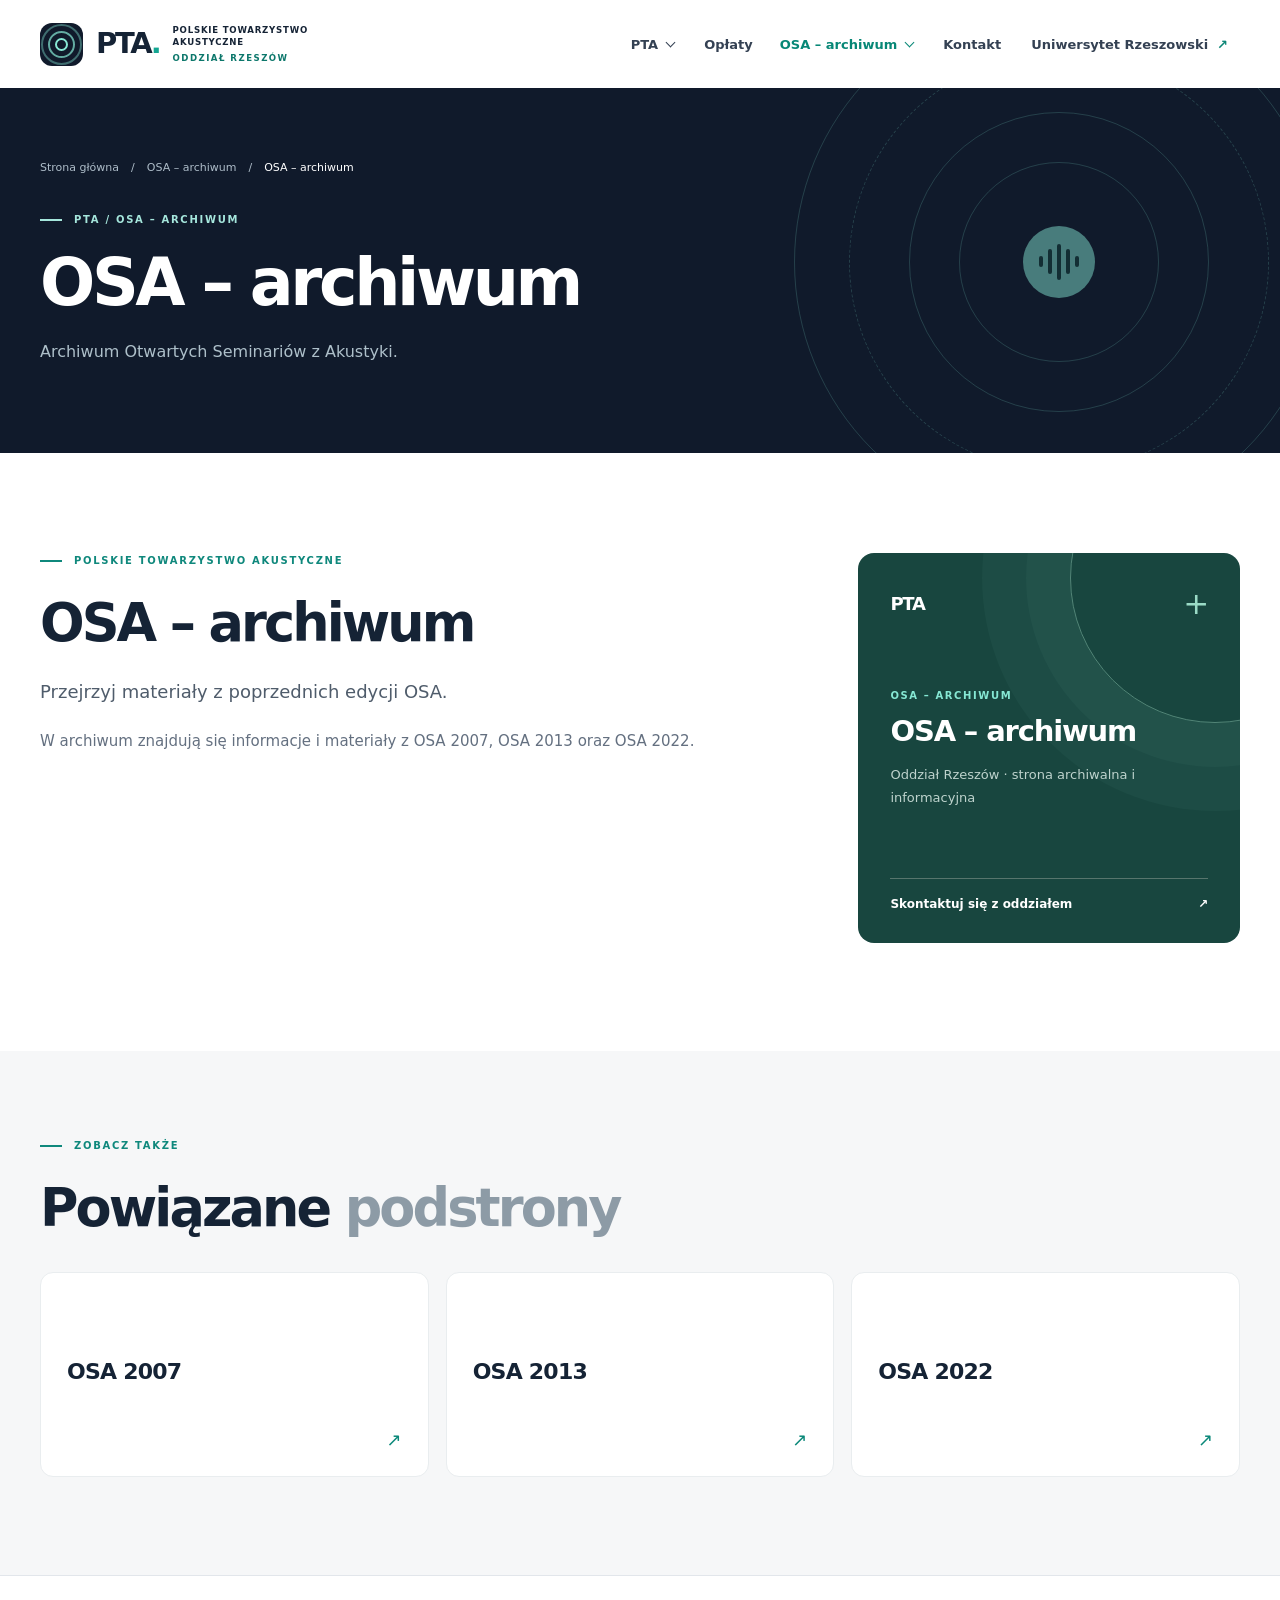
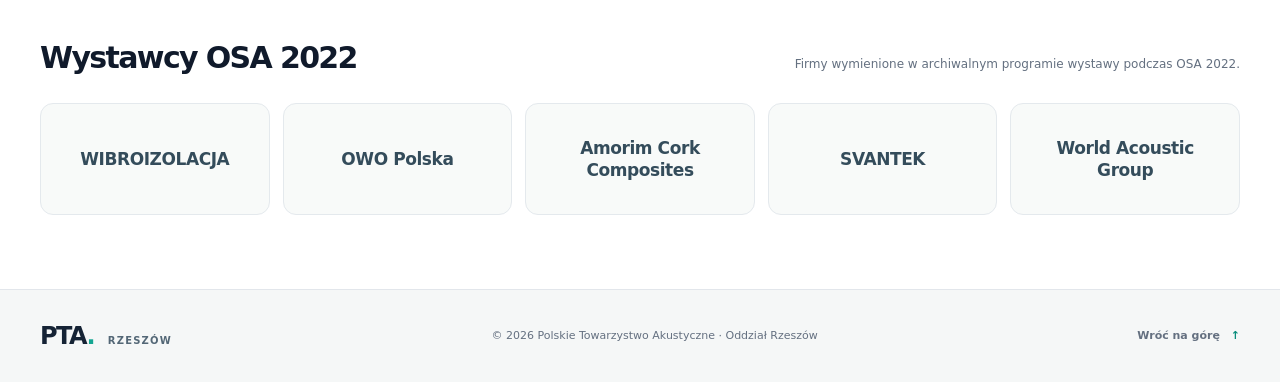
<file: osa-archiwum.html>
<!doctype html>
<html lang="pl">

<head>
  <meta charset="UTF-8">
  <meta name="viewport" content="width=device-width, initial-scale=1">
  <meta name="theme-color" content="#101a2b">
  <meta name="description"
    content="Archiwum Otwartych Seminariów z Akustyki. — Polskie Towarzystwo Akustyczne Oddział Rzeszów.">
  <title>OSA – archiwum | PTA Rzeszów</title>
  <link rel="stylesheet" href="style.css">
  <script src="menu.js" defer></script>
  <script src="sponsorzy.js" defer></script>
</head>

<body>
  <a class="skip-link" href="#tresc">Przejdź do treści</a>
  <div id="shared-menu" aria-label="Ładowanie nawigacji"></div>
  <main id="tresc">
    <section class="page-hero" id="start">
      <div class="container page-hero-inner">
        <div class="page-hero-content">
          <nav class="breadcrumbs" aria-label="Ścieżka nawigacji"><a href="index.html">Strona główna</a><span
              aria-hidden="true">/</span><span>OSA – archiwum</span><span aria-hidden="true">/</span><span
              aria-current="page">OSA – archiwum</span></nav>
          <p class="eyebrow eyebrow-light"><span class="eyebrow-line"></span> PTA / OSA – ARCHIWUM</p>
          <h1>OSA – archiwum</h1>
          <p class="page-hero-lead">Archiwum Otwartych Seminariów z Akustyki.</p>
        </div>
        <div class="page-hero-decoration" aria-hidden="true">
          <div class="page-wave page-wave-a"></div>
          <div class="page-wave page-wave-b"></div>
          <div class="page-wave page-wave-c"></div>
          <div class="page-wave page-wave-d"></div>
          <div class="page-pulse"><i></i><i></i><i></i><i></i><i></i></div>
        </div>
      </div>
    </section>
    <section class="section page-content-section" aria-labelledby="content-heading">
      <div class="container page-content-grid">
        <div class="page-article">
          <p class="eyebrow"><span class="eyebrow-line"></span> POLSKIE TOWARZYSTWO AKUSTYCZNE</p>
          <h2 class="section-heading" id="content-heading">OSA – archiwum</h2>
          <p class="page-lead">Przejrzyj materiały z poprzednich edycji OSA.</p>
          <p class="page-paragraph">W archiwum znajdują się informacje i materiały z OSA 2007, OSA 2013 oraz OSA 2022.
          </p>
        </div>
        <aside class="page-aside">
          <div class="aside-top"><span>PTA</span><span class="small-plus">+</span></div>
          <div><span class="page-aside-label">OSA – ARCHIWUM</span>
            <h3>OSA – archiwum</h3>
            <p>Oddział Rzeszów · strona archiwalna i informacyjna</p>
          </div><a href="kontakt.html">Skontaktuj się z oddziałem <span aria-hidden="true">↗</span></a>
        </aside>
      </div>
    </section>
    <section class="page-related" aria-labelledby="related-heading">
      <div class="container">
        <div class="page-related-top">
          <div>
            <p class="eyebrow"><span class="eyebrow-line"></span> ZOBACZ TAKŻE</p>
            <h2 class="section-heading" id="related-heading">Powiązane <span>podstrony</span></h2>
          </div>
        </div>
        <div class="related-grid"><a class="related-card" href="osa-2007.html"><span class="related-title">OSA
              2007</span><span class="related-arrow" aria-hidden="true">↗</span></a><a class="related-card"
            href="osa-2013.html"><span class="related-title">OSA 2013</span><span class="related-arrow"
              aria-hidden="true">↗</span></a><a class="related-card" href="osa-2022.html"><span
              class="related-title">OSA 2022</span><span class="related-arrow" aria-hidden="true">↗</span></a></div>
      </div>
    </section>
  </main>
  <div id="shared-sponsors"></div>
  <footer class="site-footer">
    <div class="container footer-inner"><a class="footer-brand" href="index.html">PTA<span>.</span>
        <small>RZESZÓW</small></a>
      <p>© 2026 Polskie Towarzystwo Akustyczne · Oddział Rzeszów</p><a href="#start">Wróć na górę <span
          aria-hidden="true">↑</span></a>
    </div>
  </footer>
</body>

</html>
</file>
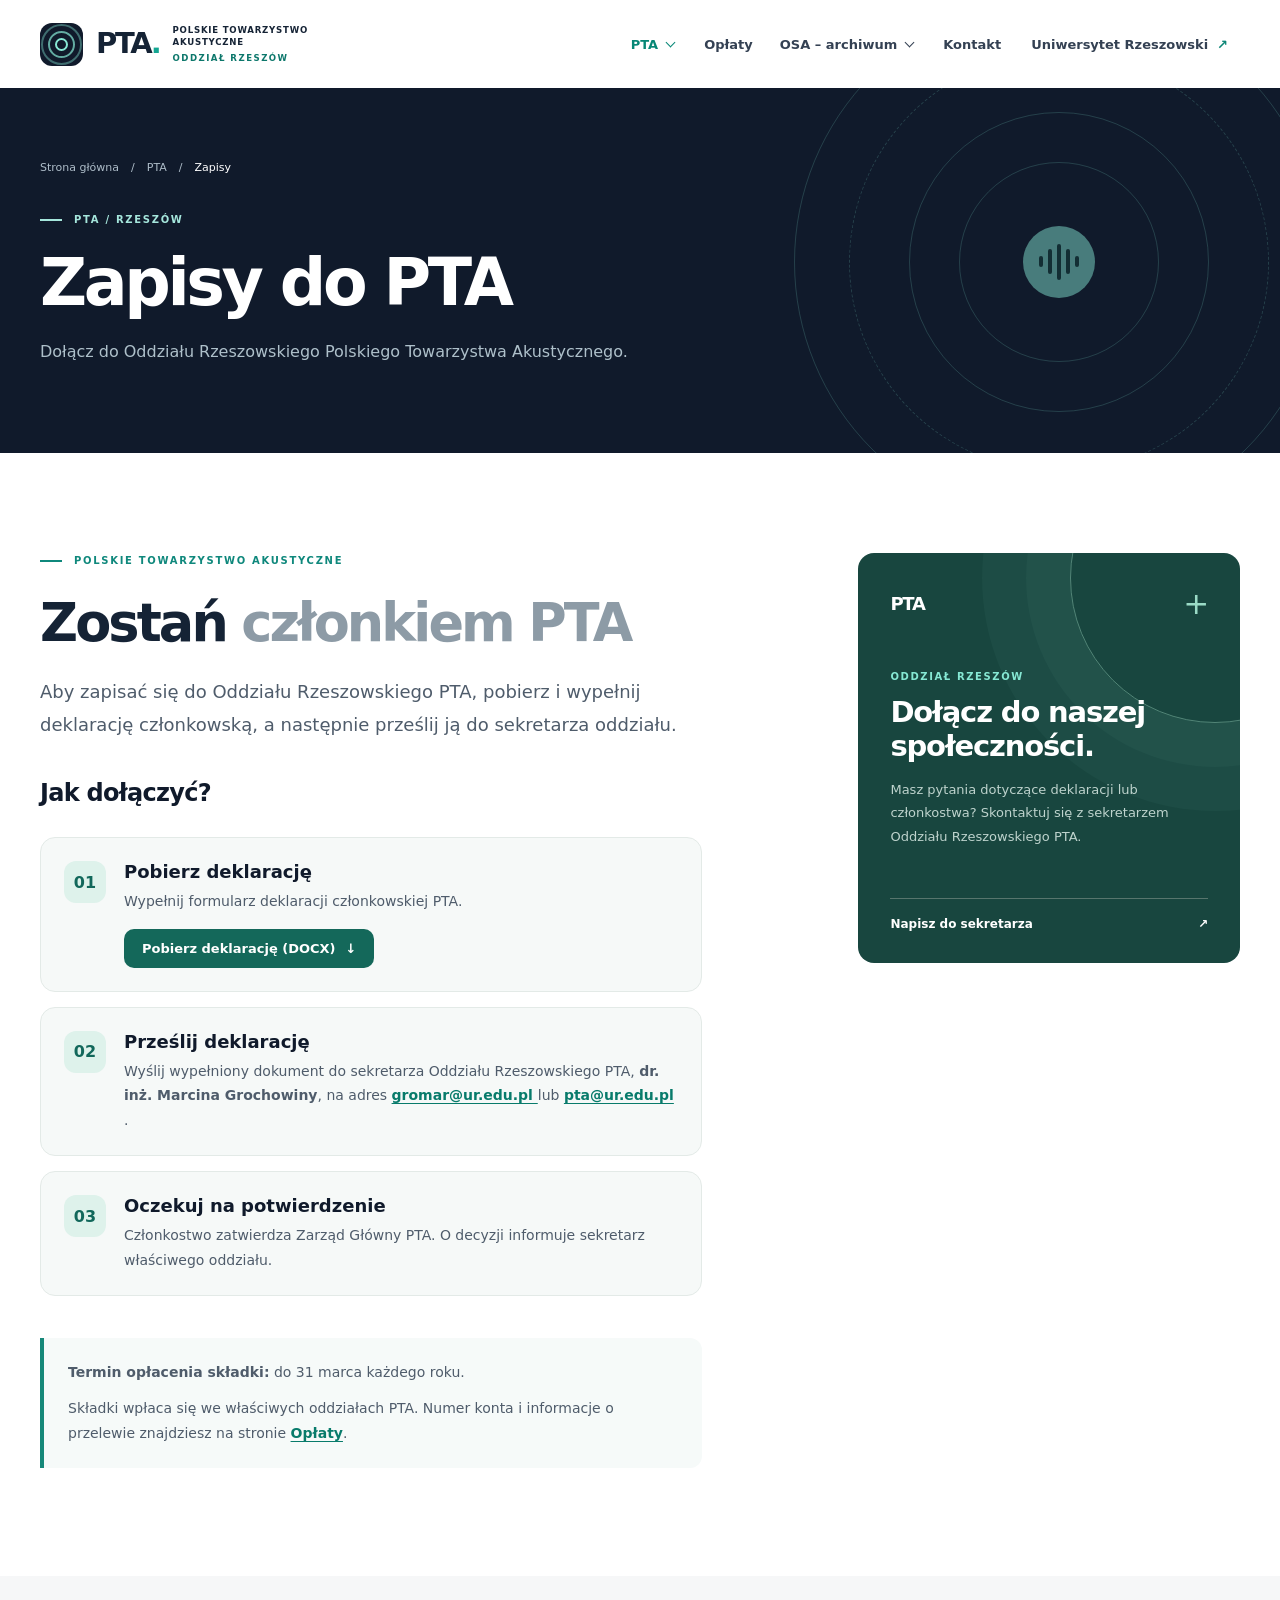
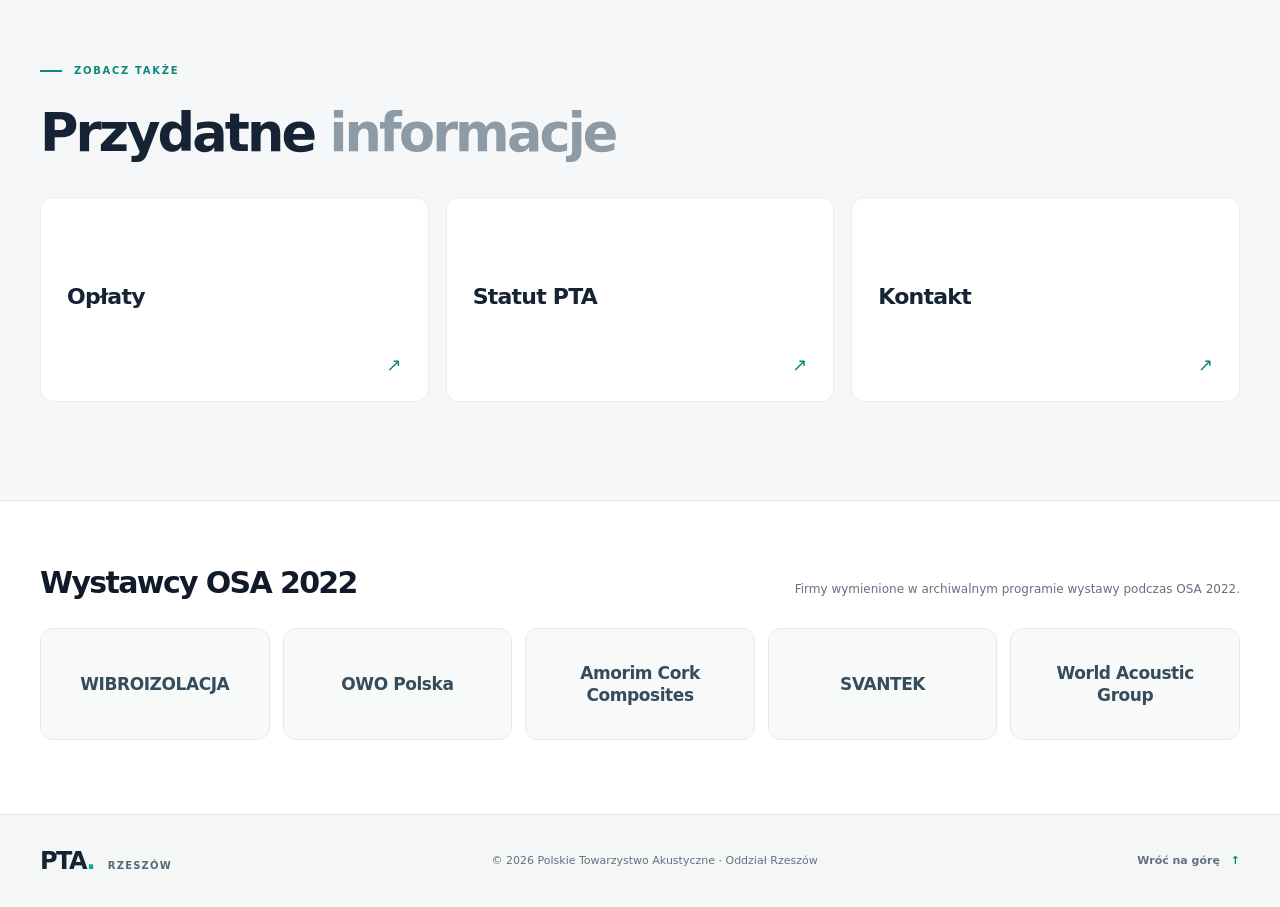
<file: zapisy-do-pta.html>
<!DOCTYPE html>
<html lang="pl">

<head>
  <meta charset="UTF-8">
  <meta name="viewport" content="width=device-width, initial-scale=1.0">
  <meta name="theme-color" content="#101a2b">
  <meta name="description"
    content="Zapisy do Polskiego Towarzystwa Akustycznego – Oddział Rzeszów. Deklaracja członkowska, kontakt i składki.">

  <title>Zapisy do PTA O/Rzeszów | PTA Rzeszów</title>

  <link rel="stylesheet" href="style.css">
  <script src="menu.js" defer></script>
  <script src="sponsorzy.js" defer></script>


</head>

<body>
  <a class="skip-link" href="#tresc">Przejdź do treści</a>

  <!-- WSPÓLNE MENU -->
  <div id="shared-menu"></div>

  <main id="tresc">

    <!-- NAGŁÓWEK -->
    <section class="page-hero" id="start">
      <div class="container page-hero-inner">
        <div class="page-hero-content">

          <nav class="breadcrumbs" aria-label="Ścieżka nawigacji">
            <a href="index.html">Strona główna</a>
            <span aria-hidden="true">/</span>
            <span>PTA</span>
            <span aria-hidden="true">/</span>
            <span aria-current="page">Zapisy</span>
          </nav>

          <p class="eyebrow eyebrow-light">
            <span class="eyebrow-line"></span>
            PTA / RZESZÓW
          </p>

          <h1>Zapisy do PTA</h1>
          <p class="page-hero-lead">
            Dołącz do Oddziału Rzeszowskiego Polskiego Towarzystwa Akustycznego.
          </p>
        </div>

        <div class="page-hero-decoration" aria-hidden="true">
          <div class="page-wave page-wave-a"></div>
          <div class="page-wave page-wave-b"></div>
          <div class="page-wave page-wave-c"></div>
          <div class="page-wave page-wave-d"></div>
          <div class="page-pulse">
            <i></i><i></i><i></i><i></i><i></i>
          </div>
        </div>
      </div>
    </section>

    <!-- CZŁONKOSTWO -->
    <section class="section page-content-section" aria-labelledby="zapisy-heading">
      <div class="container page-content-grid">
        <article class="page-article">

          <p class="eyebrow">
            <span class="eyebrow-line"></span>
            POLSKIE TOWARZYSTWO AKUSTYCZNE
          </p>

          <h2 class="section-heading" id="zapisy-heading">
            Zostań <span>członkiem PTA</span>
          </h2>

          <p class="page-lead">
            Aby zapisać się do Oddziału Rzeszowskiego PTA,
            pobierz i wypełnij deklarację członkowską,
            a następnie prześlij ją do sekretarza oddziału.
          </p>

          <h3 class="enroll-subheading">Jak dołączyć?</h3>

          <div class="enroll-steps">

            <!-- KROK 1 -->
            <div class="enroll-step">
              <span class="enroll-step-number">01</span>

              <div>
                <h3>Pobierz deklarację</h3>
                <p>Wypełnij formularz deklaracji członkowskiej PTA.</p>

                <a class="enroll-download" href="PLIKI/DOKUMENTY/Deklaracja_pta.docx" download>
                  Pobierz deklarację (DOCX)
                  <span aria-hidden="true">↓</span>
                </a>
              </div>
            </div>

            <!-- KROK 2 -->
            <div class="enroll-step">
              <span class="enroll-step-number">02</span>

              <div>
                <h3>Prześlij deklarację</h3>
                <p>
                  Wyślij wypełniony dokument do sekretarza
                  Oddziału Rzeszowskiego PTA,
                  <strong>dr. inż. Marcina Grochowiny</strong>,
                  na adres
                  <a href="mailto:gromar@ur.edu.pl">
                    gromar@ur.edu.pl
                  </a>
                  lub
                  <a href="mailto:pta@ur.edu.pl">
                    pta@ur.edu.pl
                  </a>.
                </p>
              </div>
            </div>

            <!-- KROK 3 -->
            <div class="enroll-step">
              <span class="enroll-step-number">03</span>

              <div>
                <h3>Oczekuj na potwierdzenie</h3>
                <p>
                  Członkostwo zatwierdza Zarząd Główny PTA.
                  O decyzji informuje sekretarz właściwego oddziału.
                </p>
              </div>
            </div>

          </div>



          <!-- TERMIN I WPŁATY -->
          <div class="enroll-note">
            <p>
              <strong>Termin opłacenia składki:</strong>
              do 31 marca każdego roku.
            </p>

            <p>
              Składki wpłaca się we właściwych oddziałach PTA.
              Numer konta i informacje o przelewie znajdziesz
              na stronie <a href="oplaty.html">Opłaty</a>.
            </p>
          </div>

        </article>

        <!-- PANEL BOCZNY -->
        <aside class="page-aside">

          <div class="aside-top">
            <span>PTA</span>
            <span class="small-plus">+</span>
          </div>

          <div>
            <span class="page-aside-label">
              ODDZIAŁ RZESZÓW
            </span>

            <h3>Dołącz do naszej społeczności.</h3>

            <p>
              Masz pytania dotyczące deklaracji lub członkostwa?
              Skontaktuj się z sekretarzem
              Oddziału Rzeszowskiego PTA.
            </p>
          </div>

          <a href="mailto:gromar@ur.edu.pl">
            Napisz do sekretarza
            <span aria-hidden="true">↗</span>
          </a>

        </aside>
      </div>
    </section>

    <!-- POWIĄZANE STRONY -->
    <section class="page-related" aria-labelledby="related-heading">
      <div class="container">

        <div class="page-related-top">
          <div>
            <p class="eyebrow">
              <span class="eyebrow-line"></span>
              ZOBACZ TAKŻE
            </p>

            <h2 class="section-heading" id="related-heading">
              Przydatne <span>informacje</span>
            </h2>
          </div>
        </div>

        <div class="related-grid">

          <a class="related-card" href="oplaty.html">
            <span class="related-title">Opłaty</span>
            <span class="related-arrow" aria-hidden="true">↗</span>
          </a>

          <a class="related-card" href="https://acoustics.org.pl/pta/statut/">
            <span class="related-title">Statut PTA</span>
            <span class="related-arrow" aria-hidden="true">↗</span>
          </a>

          <a class="related-card" href="kontakt.html">
            <span class="related-title">Kontakt</span>
            <span class="related-arrow" aria-hidden="true">↗</span>
          </a>

        </div>
      </div>
    </section>

  </main>

  <!-- WSPÓLNI SPONSORZY -->
  <div id="shared-sponsors"></div>

  <!-- STOPKA -->
  <footer class="site-footer">
    <div class="container footer-inner">

      <a class="footer-brand" href="index.html">
        PTA<span>.</span>
        <small>RZESZÓW</small>
      </a>

      <p>
        © 2026 Polskie Towarzystwo Akustyczne
        · Oddział Rzeszów
      </p>

      <a href="#start">
        Wróć na górę
        <span aria-hidden="true">↑</span>
      </a>

    </div>
  </footer>

</body>

</html>
</file>
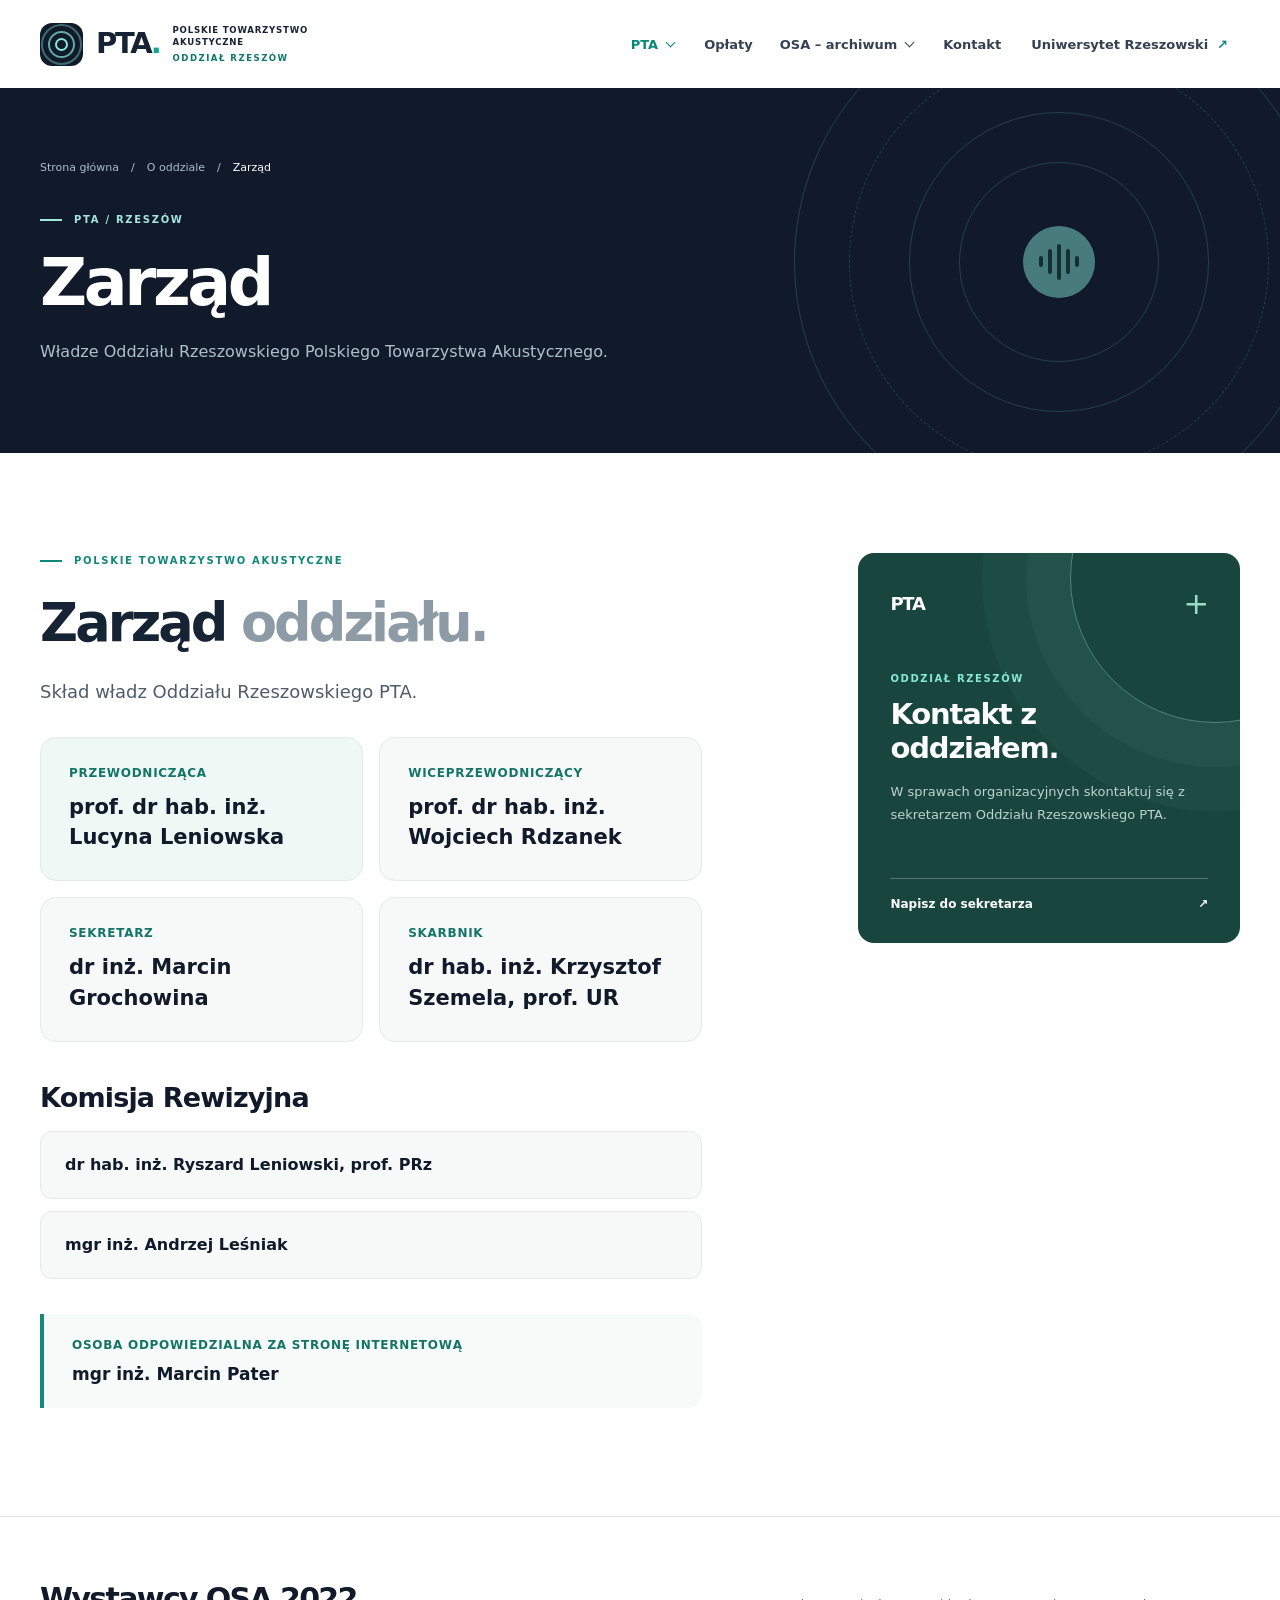
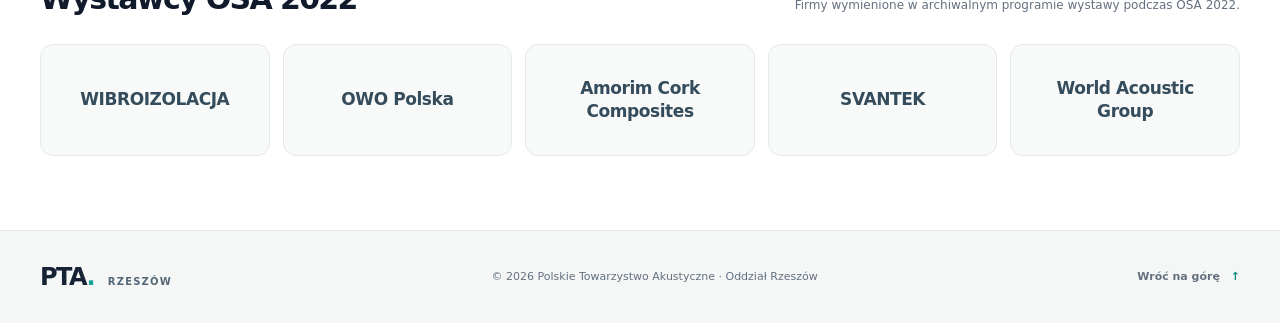
<file: zarzad.html>
<!DOCTYPE html>
<html lang="pl">

<head>
  <meta charset="UTF-8">
  <meta name="viewport" content="width=device-width, initial-scale=1.0">
  <meta name="theme-color" content="#101a2b">
  <meta name="description" content="Zarząd i Komisja Rewizyjna Polskiego Towarzystwa Akustycznego – Oddział Rzeszów.">
  <title>Zarząd | PTA Rzeszów</title>

  <link rel="stylesheet" href="style.css">
  <script src="menu.js" defer></script>
  <script src="sponsorzy.js" defer></script>

</head>

<body>

  <a class="skip-link" href="#tresc">
    Przejdź do treści
  </a>

  <!-- WSPÓLNE MENU -->
  <div id="shared-menu"></div>

  <main id="tresc">

    <!-- NAGŁÓWEK -->
    <section class="page-hero" id="start">
      <div class="container page-hero-inner">

        <div class="page-hero-content">

          <nav class="breadcrumbs" aria-label="Ścieżka nawigacji">
            <a href="index.html">Strona główna</a>
            <span aria-hidden="true">/</span>
            <a href="o-oddziale.html">O oddziale</a>
            <span aria-hidden="true">/</span>
            <span aria-current="page">Zarząd</span>
          </nav>

          <p class="eyebrow eyebrow-light">
            <span class="eyebrow-line"></span>
            PTA / RZESZÓW
          </p>

          <h1>Zarząd</h1>

          <p class="page-hero-lead">
            Władze Oddziału Rzeszowskiego
            Polskiego Towarzystwa Akustycznego.
          </p>

        </div>

        <div class="page-hero-decoration" aria-hidden="true">
          <div class="page-wave page-wave-a"></div>
          <div class="page-wave page-wave-b"></div>
          <div class="page-wave page-wave-c"></div>
          <div class="page-wave page-wave-d"></div>

          <div class="page-pulse">
            <i></i><i></i><i></i><i></i><i></i>
          </div>
        </div>

      </div>
    </section>


    <!-- ZARZĄD -->
    <section class="section page-content-section" aria-labelledby="board-heading">

      <div class="container page-content-grid">

        <article class="page-article">

          <p class="eyebrow">
            <span class="eyebrow-line"></span>
            POLSKIE TOWARZYSTWO AKUSTYCZNE
          </p>

          <h2 class="section-heading" id="board-heading">
            Zarząd <span>oddziału.</span>
          </h2>

          <p class="page-lead">
            Skład władz Oddziału Rzeszowskiego PTA.
          </p>


          <!-- CZŁONKOWIE ZARZĄDU -->
          <div class="board-grid">

            <div class="board-card">
              <span class="board-role">Przewodnicząca</span>
              <p class="board-name">
                prof. dr hab. inż. Lucyna Leniowska
              </p>
            </div>

            <div class="board-card">
              <span class="board-role">Wiceprzewodniczący</span>
              <p class="board-name">
                prof. dr hab. inż. Wojciech Rdzanek
              </p>
            </div>

            <div class="board-card">
              <span class="board-role">Sekretarz</span>
              <p class="board-name">
                dr inż. Marcin Grochowina
              </p>
            </div>

            <div class="board-card">
              <span class="board-role">Skarbnik</span>
              <p class="board-name">
                dr hab. inż. Krzysztof Szemela, prof. UR
              </p>
            </div>

          </div>


          <!-- KOMISJA REWIZYJNA -->
          <h3 class="board-section-title">
            Komisja Rewizyjna
          </h3>

          <div class="board-commission">

            <div class="board-commission-person">
              dr hab. inż. Ryszard Leniowski, prof. PRz
            </div>

            <div class="board-commission-person">
              mgr inż. Andrzej Leśniak
            </div>

          </div>


          <!-- OSOBA ODPOWIEDZIALNA ZA STRONĘ -->
          <div class="board-webmaster">

            <span class="board-role">
              Osoba odpowiedzialna za stronę internetową
            </span>

            <p>
              mgr inż. Marcin Pater
            </p>

          </div>

        </article>


        <!-- PANEL BOCZNY -->
        <aside class="page-aside">

          <div class="aside-top">
            <span>PTA</span>
            <span class="small-plus">+</span>
          </div>

          <div>
            <span class="page-aside-label">
              ODDZIAŁ RZESZÓW
            </span>

            <h3>Kontakt z oddziałem.</h3>

            <p>
              W sprawach organizacyjnych skontaktuj się
              z sekretarzem Oddziału Rzeszowskiego PTA.
            </p>
          </div>

          <a href="mailto:gromar@ur.edu.pl">
            Napisz do sekretarza
            <span aria-hidden="true">↗</span>
          </a>

        </aside>

      </div>
    </section>

  </main>


  <!-- WSPÓLNA SEKCJA SPONSORÓW -->
  <div id="shared-sponsors"></div>


  <!-- STOPKA -->
  <footer class="site-footer">
    <div class="container footer-inner">

      <a class="footer-brand" href="index.html">
        PTA<span>.</span>
        <small>RZESZÓW</small>
      </a>

      <p>
        © 2026 Polskie Towarzystwo Akustyczne
        · Oddział Rzeszów
      </p>

      <a href="#start">
        Wróć na górę
        <span aria-hidden="true">↑</span>
      </a>

    </div>
  </footer>

</body>

</html>
</file>
<file: style.css>
/* PTA Rzeszów — statyczna, responsywna witryna. Wspólne menu znajduje się w menu.js; działa również offline (file://). */
:root {
  --ink: #152335;
  --navy: #101a2b;
  --navy-soft: #18273a;
  --white: #ffffff;
  --paper: #f6f7f8;
  --muted: #647080;
  --line: #e2e6eb;
  --aqua: #86e8d4;
  --aqua-dark: #0c776b;
  --radius: 18px;
  --container: 1216px;
  font-family: "Segoe UI", Inter, system-ui, -apple-system, BlinkMacSystemFont, Arial, sans-serif;
  color: var(--ink);
  background: var(--white);
  scroll-behavior: smooth;
}
*, *::before, *::after { box-sizing: border-box; }
body { margin: 0; min-width: 320px; }
button, input { font: inherit; }
a { color: inherit; text-decoration: none; }
a:focus-visible, .nav-toggle:focus-visible + .nav-toggle-label { outline: 3px solid #159b8c; outline-offset: 4px; }
::selection { background: var(--aqua); color: var(--navy); }
.container { width: min(var(--container), calc(100% - 80px)); margin: 0 auto; }
.skip-link { position: absolute; left: 12px; top: -80px; z-index: 100; padding: 12px 18px; background: white; color: black; }
.skip-link:focus { top: 12px; }
[id] { scroll-margin-top: 115px; }

/* Nagłówek i rozwijane menu */
#shared-menu { height: 88px; }
.site-header { position: sticky; top: 0; z-index: 50; height: 88px; background: rgba(255,255,255,.97); box-shadow: 0 1px 0 rgba(20,36,53,.08); backdrop-filter: blur(14px); }
.header-inner { height: 100%; display: flex; justify-content: space-between; align-items: center; gap: 32px; }
.brand { display: inline-flex; align-items: center; gap: 13px; flex-shrink: 0; }
.brand-mark { width: 43px; height: 43px; border-radius: 12px; display: grid; place-items: center; background: var(--navy); position: relative; overflow: hidden; }
.brand-mark span { display: block; position: absolute; width: 20px; height: 20px; border: 2px solid var(--aqua); border-radius: 50%; }
.brand-mark span:nth-child(1) { width: 13px; height: 13px; }
.brand-mark span:nth-child(2) { width: 27px; height: 27px; opacity: .7; }
.brand-mark span:nth-child(3) { width: 41px; height: 41px; opacity: .4; }
.brand-name { display: flex; align-items: center; gap: 13px; }
.brand-name > strong { font-size: 29px; line-height: 1; letter-spacing: -.08em; }
.brand-period, .footer-brand > span { color: #14a692; }
.brand-name > span { max-width: 156px; font-size: 8.6px; line-height: 1.45; letter-spacing: .09em; font-weight: 800; }
.brand-name em { display: block; margin-top: 3px; color: var(--aqua-dark); font-style: normal; letter-spacing: .17em; }
.site-nav { display: flex; align-items: center; gap: 3px; }
.nav-item { position: relative; }
.nav-link { display: flex; align-items: center; gap: 9px; padding: 13px 12px; color: #344153; font-weight: 650; font-size: 13px; white-space: nowrap; transition: color .2s; }
.nav-item:hover > .nav-link, .nav-item:focus-within > .nav-link, .nav-item.is-active > .nav-link { color: #078776; }
.chevron { display: inline-block; width: 7px; height: 7px; border-right: 1.8px solid currentColor; border-bottom: 1.8px solid currentColor; transform: translateY(-2px) rotate(45deg); transition: transform .2s; }
.nav-item:hover > .nav-link .chevron, .nav-item:focus-within > .nav-link .chevron { transform: translateY(2px) rotate(225deg); }
.nav-dropdown { position: absolute; top: calc(100% + 9px); left: 0; width: 216px; padding: 9px; background: white; border: 1px solid #e9edf0; border-radius: 13px; box-shadow: 0 24px 55px rgba(16,26,43,.16); opacity: 0; visibility: hidden; transform: translateY(7px); pointer-events: none; transition: opacity .16s, transform .16s, visibility .16s; }
/* Mostek: kursor może przejść z zakładki do wysuwanego panelu bez zamknięcia menu. */
.nav-dropdown::before { content: ""; position: absolute; height: 12px; top: -12px; left: 0; right: 0; }
.nav-item:hover > .nav-dropdown, .nav-item:focus-within > .nav-dropdown { opacity: 1; visibility: visible; pointer-events: auto; transform: translateY(0); }
.nav-dropdown a { display: block; padding: 12px; border-radius: 7px; color: #354457; font-size: 13px; font-weight: 550; transition: color .2s, background .2s; }
.nav-dropdown a:hover, .nav-dropdown a:focus-visible, .nav-dropdown a[aria-current="page"] { background: #edf9f5; color: #007d6b; }
.submenu-toggle, .submenu-label { display: none; }
.nav-cta { display: inline-flex; align-items: center; justify-content: center; gap: 15px; padding: 13px 16px; margin-left: 9px; color: #fff; background: var(--navy); border-radius: 9px; font-size: 12px; font-weight: 750; white-space: nowrap; transition: background .2s, transform .2s; }
.nav-cta:hover { background: #226b64; transform: translateY(-1px); }
.nav-toggle, .nav-toggle-label { display: none; }

/* Hero */
.hero { background: var(--navy); color: white; position: relative; overflow: hidden; }
.hero::after { content: ""; position: absolute; pointer-events: none; inset: 0; background: radial-gradient(ellipse at 83% 45%, rgba(37,102,104,.22), transparent 45%); }
.hero-inner { min-height: 644px; display: grid; grid-template-columns: 1.09fr .91fr; align-items: center; gap: 20px; position: relative; z-index: 1; }
.hero-copy { padding: 80px 0 98px; }
.eyebrow { display: flex; align-items: center; gap: 12px; margin: 0 0 24px; color: #0f887c; font-size: 10px; font-weight: 850; letter-spacing: .17em; line-height: 1.6; }
.eyebrow-light { color: #a5e6dc; }
.eyebrow-line { width: 22px; height: 2px; display: inline-block; flex-shrink: 0; background: currentColor; }
h1,h2,h3,p { margin-top: 0; }
h1 { max-width: 720px; font-size: clamp(42px, 4.9vw, 68px); font-weight: 750; line-height: 1.105; letter-spacing: -.058em; margin-bottom: 25px; }
h1 > span { color: white; }
h1 em { font-style: normal; color: var(--aqua); }
.hero-description { max-width: 490px; font-size: 16px; color: #aab8c6; line-height: 1.8; margin-bottom: 34px; }
.hero-actions { display: flex; flex-wrap: wrap; align-items: center; gap: 12px; }
.btn { display: inline-flex; align-items: center; justify-content: center; gap: 20px; border-radius: 9px; padding: 16px 21px; font-size: 13px; font-weight: 750; transition: transform .2s, background .2s, color .2s; }
.btn:hover { transform: translateY(-3px); }
.btn-primary { background: var(--aqua); color: #102c30; }
.btn-primary:hover { background: #b2f4e7; }
.btn-outline { border: 1px solid #465667; color: #eaf1f5; }
.btn-outline:hover { border-color: var(--aqua); color: var(--aqua); }
.hero-art { position: relative; height: 560px; display: grid; place-items: center; overflow: hidden; }
.art-grid { position: absolute; inset: 25px 0; background-image: linear-gradient(rgba(158,222,207,.045) 1px, transparent 1px), linear-gradient(90deg, rgba(158,222,207,.045) 1px, transparent 1px); background-size: 33px 33px; mask-image: radial-gradient(circle, black 15%, transparent 70%); }
.orbit { position: absolute; border-radius: 50%; aspect-ratio: 1; border: 1px solid rgba(149,228,217,.19); }
.orbit-1 { width: 155px; border: 1px solid rgba(142,235,216,.6); box-shadow: 0 0 35px rgba(91,222,199,.05); }
.orbit-2 { width: 245px; border: 1px solid rgba(142,235,216,.38); }
.orbit-3 { width: 340px; border: 1px dashed rgba(142,235,216,.24); }
.orbit-4 { width: 440px; }
.orbit-5 { width: 535px; border-color: rgba(149,228,217,.09); }
.orbit-center { position: relative; display: flex; height: 85px; width: 85px; align-items: center; justify-content: center; gap: 5px; border-radius: 50%; background: linear-gradient(145deg, #97f1de, #56bfad); box-shadow: 0 0 0 14px rgba(134,232,212,.065), 0 0 80px rgba(134,232,212,.19); }
.pulse { height: 25px; width: 4px; border-radius: 99px; background: #143b39; }
.pulse-a,.pulse-e { height: 14px; }
.pulse-b,.pulse-d { height: 28px; }
.pulse-c { height: 39px; }
.orbit-point { position: absolute; height: 9px; width: 9px; border-radius: 50%; background: var(--aqua); box-shadow: 0 0 15px var(--aqua); }
.orbit-point-a { top: 13%; left: 44%; }
.orbit-point-b { right: 13%; bottom: 31%; width: 5px; height: 5px; }
.art-label { position: absolute; font-size: 9px; font-weight: 750; letter-spacing: .17em; color: #70928f; }
.art-label-top { top: 9%; right: 3%; }
.art-label-bottom { bottom: 12%; left: 5%; }
.label-dot, .dot { display: inline-block; vertical-align: middle; width: 7px; height: 7px; border-radius: 50%; background: var(--aqua); margin-right: 8px; }
.hero-bottom { position: relative; z-index: 1; display: flex; align-items: center; gap: 28px; padding-bottom: 24px; font-size: 10px; color: #718294; letter-spacing: .15em; font-weight: 750; }
.hero-bottom-line { height: 1px; flex: 1; background: #2e3b4b; }

/* Sekcje */
.pillars { background: #f8faf9; border-bottom: 1px solid #e8eded; }
.pillars-inner { min-height: 112px; display: grid; grid-template-columns: repeat(3, 1fr); align-items: center; }
.pillar { display: flex; align-items: center; gap: 17px; padding: 12px 0; }
.pillar + .pillar { padding-left: 55px; border-left: 1px solid #e5e9e9; }
.pillar-icon { display: grid; place-items: center; height: 42px; width: 42px; border-radius: 12px; color: #0d8b7d; background: #e1f5ee; font-size: 24px; }
.pillar strong,.pillar small { display: block; }
.pillar strong { font-size: 14px; margin-bottom: 4px; }
.pillar small { font-size: 12px; color: var(--muted); }
.section { padding: 114px 0; }
.section-heading { max-width: 630px; font-size: clamp(36px, 4.1vw, 54px); font-weight: 750; line-height: 1.14; letter-spacing: -.055em; margin-bottom: 23px; }
.section-heading span { color: #8d9ba6; }
.section-lead { max-width: 545px; font-size: 16px; line-height: 1.85; color: var(--muted); }
.about-grid { display: grid; grid-template-columns: 1fr .83fr; gap: 14%; align-items: center; }
.text-link { display: inline-flex; align-items: center; gap: 17px; margin-top: 10px; font-weight: 750; color: #087a70; border-bottom: 1px solid #a5d4c9; padding-bottom: 8px; font-size: 13px; }
.text-link:hover { color: var(--navy); }
.about-aside { min-height: 304px; padding: 30px 34px; display: flex; flex-direction: column; justify-content: space-between; color: white; background: #18463f; border-radius: 16px; position: relative; overflow: hidden; }
.about-aside::after { content: ""; position: absolute; height: 255px; width: 255px; border: 1px solid rgba(189,246,223,.18); border-radius: 50%; top: -110px; right: -105px; box-shadow: 0 0 0 45px rgba(189,246,223,.04), 0 0 0 90px rgba(189,246,223,.04); }
.aside-top { display: flex; align-items: center; justify-content: space-between; font-size: 18px; font-weight: 850; letter-spacing: -.07em; }
.small-plus { color: #9adbc6; font-size: 31px; font-weight: 300; }
.about-aside p { font-size: 23px; max-width: 325px; letter-spacing: -.035em; line-height: 1.4; margin: 40px 0 28px; position: relative; z-index: 1; }
.aside-footer { border-top: 1px solid #57756d; padding-top: 16px; font-size: 10px; font-weight: 700; letter-spacing: .12em; display: flex; justify-content: space-between; }
.info-strip { margin-top: 64px; display: grid; grid-template-columns: repeat(2, 1fr); gap: 26px; }
.info-strip article { padding: 27px 30px; border: 1px solid var(--line); border-radius: 14px; }
.info-strip h3 { margin: 0 0 9px; font-size: 19px; letter-spacing: -.035em; }
.info-strip p { margin-bottom: 14px; font-size: 13px; line-height: 1.7; color: var(--muted); }
.info-note { font-size: 10px; letter-spacing: .08em; font-weight: 800; color: #098677; text-transform: uppercase; }
.activities-section { background: var(--paper); }
.section-head-row { display: flex; align-items: flex-end; justify-content: space-between; gap: 40px; margin-bottom: 39px; }
.section-head-row h2 { margin-bottom: 0; }
.section-intro { max-width: 308px; margin-bottom: 5px; color: var(--muted); font-size: 13px; line-height: 1.9; }
.activity-grid { display: grid; grid-template-columns: repeat(3, 1fr); gap: 17px; }
.activity-card { display: flex; flex-direction: column; min-height: 381px; padding: 30px; background: white; border: 1px solid #edf0f1; border-radius: 14px; transition: transform .25s, box-shadow .25s; }
.activity-card:hover { transform: translateY(-5px); box-shadow: 0 17px 45px rgba(25,46,61,.08); }
.activity-index { color: #8b9a9d; font-size: 10px; letter-spacing: .1em; font-weight: 850; }
.activity-icon { height: 74px; display: flex; align-items: end; color: #0e9988; font-size: 45px; }
.activity-card h3 { margin: 19px 0 12px; font-size: 25px; font-weight: 750; letter-spacing: -.045em; line-height: 1.2; }
.activity-card p { font-size: 13px; color: var(--muted); line-height: 1.75; }
.activity-card a { margin-top: auto; padding-top: 15px; display: flex; justify-content: space-between; font-size: 12px; font-weight: 800; color: #0b766b; }
.activity-card a:hover { color: var(--navy); }
.news-grid { display: grid; grid-template-columns: 1.12fr .88fr; gap: 18px; }
.news-main { min-height: 365px; padding: 36px; border-radius: 14px; color: white; background: linear-gradient(135deg, #153e3a, #101f30); display: flex; flex-direction: column; align-items: flex-start; justify-content: flex-end; }
.news-tag { font-size: 10px; letter-spacing: .15em; font-weight: 850; color: #aad9ce; margin-bottom: auto; }
.news-main h3 { max-width: 370px; font-size: 36px; line-height: 1.16; letter-spacing: -.05em; margin-bottom: 16px; }
.news-main p { max-width: 410px; font-size: 13px; line-height: 1.8; color: #b7c8cd; }
.news-subnote { padding-top: 17px; border-top: 1px solid rgba(255,255,255,.17); font-size: 10px; color: #9bcdc3; width: 100%; text-transform: uppercase; font-weight: 800; letter-spacing: .09em; }
.news-side { display: flex; flex-direction: column; gap: 18px; }
.news-mini { min-height: 174px; border: 1px solid var(--line); border-radius: 14px; padding: 23px 28px; }
.news-mini > span { display: flex; justify-content: space-between; font-size: 10px; letter-spacing: .12em; font-weight: 800; color: #0c8778; }
.news-mini h3 { font-size: 21px; letter-spacing: -.03em; margin: 17px 0 5px; }
.news-mini p { color: var(--muted); line-height: 1.6; font-size: 12px; margin-bottom: 0; }
.membership-section { background: #15253a; color: white; }
.membership-grid { display: grid; grid-template-columns: 1fr .87fr; gap: 13%; align-items: center; }
.membership-section .section-heading span { color: var(--aqua); }
.membership-grid > div:first-child > p:not(.eyebrow) { color: #b2c0cb; font-size: 15px; line-height: 1.8; max-width: 500px; margin-bottom: 27px; }
.membership-notes > div { display: flex; gap: 22px; padding: 22px 0; border-bottom: 1px solid #3a4858; }
.membership-notes > div:first-child { border-top: 1px solid #3a4858; }
.membership-notes > div > span { color: var(--aqua); font-size: 12px; font-weight: 800; }
.membership-notes h3 { font-size: 18px; margin-bottom: 9px; letter-spacing: -.02em; }
.membership-notes p { color: #a9b8c5; font-size: 12px; line-height: 1.8; margin-bottom: 0; }
.contact-grid { display: grid; grid-template-columns: 1fr .83fr; gap: 13%; align-items: center; }
.contact-location { display: flex; align-items: center; gap: 15px; margin-top: 36px; }
.location-symbol { display: grid; place-items: center; height: 47px; width: 47px; border-radius: 50%; background: #e6f7f2; color: #0b897a; font-size: 27px; }
.contact-location strong,.contact-location small { display: block; }
.contact-location strong { font-size: 14px; margin-bottom: 5px; }
.contact-location small { font-size: 11px; color: var(--muted); }
.contact-panel { padding: 34px; border-radius: 16px; background: #f4f8f7; border: 1px solid #e6eeeb; }
.panel-label { color: #0a8879; letter-spacing: .14em; font-size: 10px; font-weight: 850; }
.contact-panel h3 { font-size: 27px; letter-spacing: -.04em; margin: 20px 0 12px; }
.contact-panel > p { font-size: 13px; color: var(--muted); line-height: 1.75; }
.contact-divider { height: 1px; background: #dae6e1; margin: 24px 0; }
.contact-detail { padding: 10px 0; display: flex; gap: 20px; justify-content: space-between; align-items: baseline; }
.contact-detail > span { flex-shrink: 0; font-size: 10px; color: #74867f; font-weight: 850; letter-spacing: .1em; }
.contact-detail strong { font-size: 12px; text-align: right; font-weight: 700; }
.site-footer { background: #f5f7f7; border-top: 1px solid var(--line); }
.footer-inner { display: flex; justify-content: space-between; align-items: center; gap: 20px; padding: 32px 0; }
.footer-brand { font-size: 24px; letter-spacing: -.065em; font-weight: 850; white-space: nowrap; }
.footer-brand small { font-size: 10px; color: #536776; letter-spacing: .12em; margin-left: 7px; }
.footer-inner p,.footer-inner > a:last-child { font-size: 11px; color: var(--muted); margin: 0; }
.footer-inner > a:last-child { font-weight: 750; }
.footer-inner > a:last-child span { color: #098d7c; margin-left: 7px; }

@media (max-width: 1120px) {
  .container { width: min(var(--container), calc(100% - 56px)); }
  .brand-name > span { display: none; }
  .nav-item > summary { padding: 13px 9px; }
  .nav-cta { margin-left: 4px; padding: 13px; }
  .hero-inner { min-height: 570px; }
  .hero-art { height: 480px; }
  .orbit-5 { width: 470px; }
}
@media (max-width: 850px) {
  .site-header { height: 75px; }
  #shared-menu { height: 75px; }
  .brand-name > span { display: block; }
  .nav-toggle { display: block; position: absolute; opacity: 0; width: 1px; height: 1px; right: 27px; }
  .nav-toggle-label { display: flex; align-items: center; gap: 13px; margin-left: auto; cursor: pointer; padding: 10px; font-size: 13px; font-weight: 800; }
  .hamburger { display: flex; width: 23px; flex-direction: column; gap: 4px; }
  .hamburger i { display: block; height: 2px; width: 100%; border-radius: 2px; background: var(--navy); }
  .nav-toggle:checked + .nav-toggle-label .hamburger i:nth-child(1) { transform: translateY(6px) rotate(45deg); }
  .nav-toggle:checked + .nav-toggle-label .hamburger i:nth-child(2) { opacity: 0; }
  .nav-toggle:checked + .nav-toggle-label .hamburger i:nth-child(3) { transform: translateY(-6px) rotate(-45deg); }
  .site-nav { display: none; position: absolute; top: 75px; left: 0; right: 0; max-height: calc(100vh - 75px); overflow: auto; background: white; padding: 13px 28px 24px; box-shadow: 0 15px 32px rgba(13,26,37,.13); }
  .nav-toggle:checked ~ .site-nav { display: block; }
  .nav-item { display: grid; grid-template-columns: minmax(0, 1fr) 48px; border-bottom: 1px solid var(--line); }
  .nav-link { width: 100%; padding: 16px 0; font-size: 14px; }
  .nav-link > .chevron { display: none; }
  .submenu-toggle { display: block; position: absolute; width: 1px; height: 1px; right: 24px; top: 20px; opacity: 0; }
  .submenu-label { display: grid; place-items: center; cursor: pointer; color: #405060; border-radius: 8px; }
  .submenu-toggle:focus-visible + .submenu-label { outline: 3px solid #159b8c; outline-offset: 2px; }
  .submenu-toggle:checked + .submenu-label .chevron { transform: translateY(2px) rotate(225deg); }
  .nav-dropdown, .nav-item:hover > .nav-dropdown, .nav-item:focus-within > .nav-dropdown { display: none; grid-column: 1 / -1; position: static; width: auto; padding: 0 0 10px 12px; border: 0; border-radius: 0; box-shadow: none; transform: none; opacity: 1; visibility: visible; pointer-events: auto; transition: none; }
  .nav-dropdown::before { display: none; }
  .submenu-toggle:checked ~ .nav-dropdown { display: block !important; }
  .nav-dropdown a { padding: 10px; }
  .nav-cta { margin: 19px 0 0; }
  .hero-inner { grid-template-columns: 1fr; min-height: auto; }
  .hero-copy { padding: 88px 0 10px; }
  .hero-art { height: 360px; }
  .orbit-5 { width: 390px; }
  .orbit-4 { width: 330px; }
  .orbit-3 { width: 270px; }
  .orbit-2 { width: 198px; }
  .orbit-1 { width: 127px; }
  .art-label-top { right: 10%; }
  .hero-bottom { margin-top: 10px; }
  .section { padding: 85px 0; }
  .pillar + .pillar { padding-left: 24px; }
  .about-grid,.membership-grid,.contact-grid { gap: 40px; }
  .section-head-row { display: block; }
  .section-intro { margin-top: 22px; max-width: 550px; }
  .activity-card { padding: 23px; min-height: 405px; }
}
@media (max-width: 650px) {
  .container { width: calc(100% - 38px); }
  .brand-mark { height: 39px; width: 39px; }
  .brand-name > strong { font-size: 27px; }
  .brand-name > span { font-size: 7.3px; max-width: 118px; }
  .hero-copy { padding: 73px 0 12px; }
  h1 { font-size: clamp(40px, 10vw, 58px); }
  .hero-description { font-size: 14px; }
  .hero-art { height: 290px; }
  .art-label-top { right: 0; }
  .art-label-bottom { bottom: 4%; }
  .hero-bottom { font-size: 8px; }
  .pillars-inner { grid-template-columns: 1fr; padding: 18px 0; }
  .pillar { padding: 13px 0; }
  .pillar + .pillar { padding-left: 0; border-left: 0; border-top: 1px solid #e5e9e9; }
  .section { padding: 72px 0; }
  .section-heading { font-size: clamp(34px, 9vw, 45px); }
  .about-grid,.membership-grid,.contact-grid,.info-strip,.activity-grid,.news-grid { grid-template-columns: 1fr; }
  .about-grid,.membership-grid,.contact-grid { gap: 34px; }
  .about-aside { min-height: 270px; }
  .info-strip { gap: 12px; margin-top: 30px; }
  .activity-card { min-height: 325px; }
  .activity-icon { height: 60px; }
  .activity-card h3 { font-size: 23px; }
  .news-main { min-height: 320px; padding: 27px; }
  .news-main h3 { font-size: 30px; }
  .news-mini { min-height: 151px; }
  .contact-detail { gap: 12px; }
  .footer-inner { flex-wrap: wrap; }
  .footer-inner p { order: 3; flex-basis: 100%; }
}
@media (prefers-reduced-motion: reduce) {
  :root { scroll-behavior: auto; }
  *,*::before,*::after { transition-duration: .01ms !important; animation-duration: .01ms !important; }
}


/* Wspólne style dla wszystkich podstron. Edytuj w jednym miejscu. */
.page-hero { min-height: 365px; background: var(--navy); color: #fff; overflow: hidden; }
.page-hero-inner { position: relative; display: flex; align-items: center; min-height: 365px; padding-top: 38px; padding-bottom: 52px; }
.page-hero-content { position: relative; z-index: 2; max-width: 800px; }
.breadcrumbs { display: flex; flex-wrap: wrap; gap: 12px; align-items: center; margin-bottom: 38px; color: #aebdc9; font-size: 11px; }
.breadcrumbs a:hover { color: var(--aqua); }
.breadcrumbs [aria-current="page"] { color: #fff; }
.page-hero .eyebrow { margin-bottom: 19px; }
.page-hero h1 { font-size: clamp(39px, 5.2vw, 65px); letter-spacing: -.052em; max-width: 770px; margin-bottom: 20px; }
.page-hero-lead { font-size: 16px; line-height: 1.75; max-width: 630px; color: #aec0ca; margin-bottom: 0; }
.page-hero-decoration { position: absolute; right: -7%; top: -25%; width: 530px; height: 530px; display: grid; place-items: center; opacity: .48; pointer-events: none; }
.page-wave { position: absolute; border: 1px solid rgba(135,236,215,.38); border-radius: 50%; aspect-ratio: 1; }
.page-wave-a { width: 200px; }
.page-wave-b { width: 300px; }
.page-wave-c { width: 420px; border-style: dashed; }
.page-wave-d { width: 530px; }
.page-pulse { display: flex; gap: 5px; align-items: center; justify-content: center; width: 72px; height: 72px; border-radius: 50%; background: var(--aqua); }
.page-pulse i { width: 4px; height: 25px; border-radius: 5px; background: #17443f; }
.page-pulse i:nth-child(1), .page-pulse i:nth-child(5) { height: 11px; }
.page-pulse i:nth-child(3) { height: 36px; }
.page-content-section { padding: 100px 0 108px; }
.page-content-grid { display: grid; grid-template-columns: minmax(0, 1.25fr) minmax(280px, .72fr); align-items: start; gap: 13%; }
.page-article .section-heading { margin-bottom: 23px; }
.page-lead { color: #4f5c6b; font-size: 18px; line-height: 1.82; max-width: 690px; }
.page-paragraph { color: var(--muted); font-size: 15px; line-height: 1.9; max-width: 675px; margin-bottom: 33px; }
.page-feature { border-top: 1px solid var(--line); padding-top: 30px; }
.page-feature h3 { font-size: 19px; letter-spacing: -.02em; margin-bottom: 22px; }
.page-feature ul { padding: 0; margin: 0; list-style: none; }
.page-feature li { display: flex; align-items: baseline; gap: 14px; border-bottom: 1px solid var(--line); padding: 15px 0; font-weight: 600; font-size: 14px; }
.page-feature li span { color: #099282; font-weight: 700; }
.page-aside { display: flex; flex-direction: column; justify-content: space-between; gap: 50px; min-height: 390px; padding: 32px; border-radius: 16px; color: white; background: #18463f; position: relative; overflow: hidden; }
.page-aside::before { content: ""; position: absolute; right: -120px; top: -120px; width: 290px; height: 290px; border: 1px solid #528577; box-shadow: 0 0 0 44px rgba(149,227,200,.04), 0 0 0 88px rgba(149,227,200,.04); border-radius: 50%; }
.page-aside > * { position: relative; z-index: 1; }
.page-aside-label { display: block; font-size: 10px; font-weight: 750; color: var(--aqua); letter-spacing: .16em; margin-bottom: 13px; }
.page-aside h3 { font-size: 29px; letter-spacing: -.04em; margin-bottom: 15px; }
.page-aside p { color: #bed3cd; font-size: 13px; line-height: 1.8; margin: 0; }
.page-aside > a { border-top: 1px solid #57756d; padding-top: 18px; display: flex; justify-content: space-between; gap: 20px; font-size: 12px; font-weight: 750; }
.page-aside > a:hover { color: var(--aqua); }
.page-related { background: var(--paper); padding: 87px 0 98px; }
.page-related-top { display: flex; align-items: flex-end; justify-content: space-between; gap: 30px; margin-bottom: 34px; }
.page-related-top .section-heading { margin-bottom: 0; }
.page-related-top .text-link { flex-shrink: 0; }
.related-grid { display: grid; grid-template-columns: repeat(3,minmax(0,1fr)); gap: 17px; }
.related-card { display: flex; flex-direction: column; align-items: flex-start; gap: 45px; min-height: 205px; padding: 26px; background: #fff; border: 1px solid #e9edef; border-radius: 13px; transition: transform .2s, box-shadow .2s; }
.related-card:hover, .related-card:focus-visible { transform: translateY(-4px); box-shadow: 0 17px 40px rgba(25,46,61,.08); }
.related-num { font-size: 10px; font-weight: 800; color: #0b887a; letter-spacing: .13em; }
.related-title { margin-top: auto; font-size: 22px; font-weight: 750; letter-spacing: -.035em; }
.related-arrow { color: #0a8879; margin-left: auto; font-size: 18px; }
@media (max-width: 850px) {
  .page-content-grid { gap: 30px; grid-template-columns: minmax(0,1fr) minmax(250px,.8fr); }
  .page-hero-decoration { right: -30%; }
  .related-card { min-height: 180px; padding: 22px; }
}
@media (max-width: 650px) {
  .page-hero-inner { min-height: 330px; padding-top: 40px; padding-bottom: 52px; }
  .breadcrumbs { margin-bottom: 31px; font-size: 10px; }
  .page-hero h1 { font-size: clamp(36px,9.4vw,54px); }
  .page-hero-lead { font-size: 14px; }
  .page-hero-decoration { right: -80%; opacity: .24; }
  .page-content-section { padding: 68px 0 75px; }
  .page-content-grid { display: flex; flex-direction: column; gap: 36px; }
  .page-lead { font-size: 16px; }
  .page-paragraph { font-size: 14px; }
  .page-aside { width: 100%; min-height: 300px; gap: 34px; padding: 27px; }
  .page-related { padding: 65px 0; }
  .page-related-top { display: block; }
  .page-related-top .text-link { margin-top: 18px; }
  .related-grid { grid-template-columns: 1fr; gap: 12px; }
  .related-card { min-height: 132px; gap: 16px; }
}


/* ===== MENU ODPOWIADAJĄCE NAZWOM ZE STAREJ WITRYNY ===== */
.nav-link-plain { border-radius: 8px; }
.nav-link-plain:hover, .nav-link-plain[aria-current="page"] { color: #078776; }
.external-arrow { font-size: 13px; color: #0c8676; }
.nav-item--mega { position: relative; }
.nav-dropdown-mega { width: 632px; left: -150px; display: grid; grid-template-columns: minmax(0,1fr) minmax(0,1fr); gap: 12px; padding: 16px; max-height: min(72vh,730px); overflow-y: auto; }
.nav-menu-column { min-width: 0; }
.nav-dropdown-heading { display: block; padding: 10px 12px 9px; color: #788693; font-size: 9px; font-weight: 850; letter-spacing: .15em; }
.nav-dropdown .nav-subitem { padding-left: 25px; font-size: 12px; color: #697784; }
.nav-dropdown .nav-subitem::before { content: '↳'; color: #17a28f; margin-right: 9px; }
.site-nav > .nav-link-plain { margin-left: 3px; }
@media (max-width: 1120px) and (min-width: 851px) {
  .header-inner { gap: 16px; }
  .brand-name > span { max-width: 125px; font-size: 7.6px; }
  .nav-link { font-size: 11px; padding: 11px 9px; }
  .nav-dropdown-mega { left: -180px; width: 600px; }
}
@media (max-width: 850px) {
  .site-nav > .nav-link-plain { display: flex; margin-left: 0; border-bottom: 1px solid var(--line); padding: 16px 0; font-size: 14px; }
  .nav-dropdown-mega, .nav-item--mega:hover > .nav-dropdown-mega, .nav-item--mega:focus-within > .nav-dropdown-mega {
    display: none; position: static; grid-column: 1/-1; grid-template-columns: 1fr;
    max-height: none; width: auto; padding: 0 0 15px 12px; overflow: visible;
    border: none; box-shadow: none; opacity: 1; transform: none; visibility: visible;
  }
  .nav-item--mega .submenu-toggle:checked ~ .nav-dropdown-mega { display: grid !important; }
  .nav-dropdown-heading { padding-top: 17px; }
  .nav-dropdown .nav-subitem { padding-left: 20px; }
}
/* ===== WSPÓLNA SEKCJA PARTNERÓW / WYSTAWCÓW ===== */
.sponsors-section { background: #fff; padding: 64px 0 74px; border-top: 1px solid var(--line); }
.sponsors-inner { display: flex; flex-direction: column; gap: 28px; }
.sponsors-header { display: flex; align-items: baseline; flex-wrap: wrap; gap: 10px 35px; justify-content: space-between; }
.sponsors-title { font-size: clamp(23px, 3vw, 30px); margin: 0; font-weight: 800; letter-spacing: -.055em; color: var(--navy); }
.sponsors-description { color: var(--muted); font-size: 12px; line-height: 1.6; margin: 0; max-width: 480px; }
.sponsors-grid { display: grid; grid-template-columns: repeat(5,minmax(0,1fr)); gap: 13px; }
.sponsor-card { border: 1px solid #e4e9ed; background: #f8faf9; border-radius: 13px; padding: 20px 16px; display: flex; align-items: center; justify-content: center; text-align: center; min-height: 112px; color: #344c5b; transition: border-color .2s, transform .2s, box-shadow .2s; }
a.sponsor-card:hover { border-color: #9acdc2; box-shadow: 0 8px 28px rgba(16,26,43,.07); transform: translateY(-2px); }
.sponsor-text-logo { font-size: clamp(12px, 1.4vw, 17px); line-height: 1.3; letter-spacing: -.025em; font-weight: 850; overflow-wrap: anywhere; }
.sponsor-card img { display: block; max-height: 64px; max-width: 100%; width: auto; height: auto; object-fit: contain; }
@media (max-width: 950px) { .sponsors-grid { grid-template-columns: repeat(3,minmax(0,1fr)); } }
@media (max-width: 650px) {
  .sponsors-section { padding: 48px 0 56px; }
  .sponsors-grid { grid-template-columns: repeat(2,minmax(0,1fr)); gap: 10px; }
  .sponsor-card { min-height: 98px; padding: 13px; }
  .sponsor-text-logo { font-size: 13px; }
}
/*zarząd*/
 .enroll-steps {
      display: grid;
      gap: 15px;
      margin: 30px 0 42px;
    }

    .enroll-step {
      display: flex;
      align-items: flex-start;
      gap: 18px;
      padding: 23px;
      background: #f6f9f8;
      border: 1px solid #e3eae7;
      border-radius: 15px;
    }

    .enroll-step-number {
      display: grid;
      place-items: center;
      width: 42px;
      height: 42px;
      flex: 0 0 42px;
      border-radius: 12px;
      background: #def2eb;
      color: #12685b;
      font-weight: 800;
    }

    .enroll-step h3 {
      margin: 0 0 7px;
      color: #101a2b;
      font-size: 18px;
    }

    .enroll-step p {
      margin: 0;
      color: #4f5c6b;
      font-size: 14px;
      line-height: 1.75;
    }

    .enroll-step a,
    .enroll-note a {
      color: #087b6b;
      font-weight: 750;
      text-decoration: underline;
      text-underline-offset: 3px;
    }

    .enroll-download {
      display: inline-flex;
      align-items: center;
      gap: 10px;
      margin-top: 15px;
      padding: 12px 18px;
      border-radius: 10px;
      background: #14685a;
      color: #fff !important;
      text-decoration: none !important;
      font-size: 13px;
      font-weight: 750;
      transition: background .2s ease;
    }

    .enroll-download:hover {
      background: #0c5046;
    }

    .enroll-fees {
      display: grid;
      grid-template-columns: repeat(2, minmax(0, 1fr));
      gap: 18px;
      margin: 26px 0;
    }

    .enroll-fee {
      padding: 26px;
      background: #f6f9f8;
      border: 1px solid #e3eae7;
      border-radius: 15px;
    }

    .enroll-fee:nth-child(2) {
      background: #eef8f5;
    }

    .enroll-fee strong {
      display: block;
      margin-bottom: 12px;
      color: #14584f;
      font-size: clamp(34px, 4vw, 48px);
      font-weight: 800;
      letter-spacing: -.05em;
    }

    .enroll-fee p {
      margin: 0;
      color: #4f5c6b;
      font-size: 14px;
      line-height: 1.75;
    }

    .enroll-note {
      margin-top: 20px;
      padding: 22px 24px;
      background: #f6faf9;
      border-left: 4px solid #168879;
      border-radius: 0 12px 12px 0;
      color: #4f5c6b;
      font-size: 14px;
      line-height: 1.8;
    }

    .enroll-note p {
      margin: 0 0 10px;
    }

    .enroll-note p:last-child {
      margin-bottom: 0;
    }

    .enroll-subheading {
      margin: 38px 0 12px;
      color: #101a2b;
      font-size: 24px;
      letter-spacing: -.03em;
    }

    @media (max-width: 650px) {
      .enroll-fees {
        grid-template-columns: 1fr;
      }

      .enroll-step {
        padding: 18px;
      }
    }
     .board-grid {
      display: grid;
      grid-template-columns: repeat(2, minmax(0, 1fr));
      gap: 16px;
      margin: 28px 0 40px;
    }

    .board-card {
      padding: 28px;
      background: #f6f9f8;
      border: 1px solid #e3eae7;
      border-radius: 16px;
    }

    .board-card:first-child {
      background: #eef8f5;
    }

    .board-role {
      display: block;
      margin-bottom: 12px;
      color: #147567;
      font-size: 12px;
      font-weight: 800;
      letter-spacing: .06em;
      text-transform: uppercase;
    }

    .board-name {
      margin: 0;
      color: #101a2b;
      font-size: clamp(17px, 2vw, 21px);
      font-weight: 750;
      line-height: 1.45;
    }

    .board-section-title {
      margin: 38px 0 18px;
      color: #101a2b;
      font-size: clamp(22px, 2.5vw, 27px);
      letter-spacing: -.03em;
    }

    .board-commission {
      display: grid;
      gap: 12px;
      margin-bottom: 34px;
    }

    .board-commission-person {
      padding: 20px 24px;
      border: 1px solid #e3eae7;
      border-radius: 12px;
      background: #f6f9f8;
      color: #101a2b;
      font-weight: 650;
      line-height: 1.6;
    }

    .board-webmaster {
      margin-top: 35px;
      padding: 24px 28px;
      border-left: 4px solid #168879;
      border-radius: 0 14px 14px 0;
      background: #f6faf9;
    }

    .board-webmaster p {
      margin: 8px 0 0;
      color: #101a2b;
      font-size: 17px;
      font-weight: 750;
    }

    @media (max-width: 650px) {
      .board-grid {
        grid-template-columns: 1fr;
      }
    }
/* AKTUALNOŚCI - BEZ KAFELKÓW */


.news-list {
    max-width: 850px;
    margin-top: 35px;
}

.news-entry {
    padding: 30px 0;
    border-bottom: 1px solid #dbe6e3;
}

.news-entry:first-child {
    border-top: 1px solid #dbe6e3;
}

.news-entry-date {
    display: block;
    margin-bottom: 10px;
    color: #087b6b;
    font-size: 12px;
    font-weight: 700;
}

.news-entry-title {
    margin: 0 0 12px;
    color: #101a2b;
    font-size: 23px;
    font-weight: 750;
}

.news-entry-text {
    margin: 0 0 15px;
    color: #62717e;
    font-size: 15px;
    line-height: 1.85;
    white-space: pre-line;
}

.news-entry .text-link {
    display: inline-block;
    margin-top: 4px;
}
 .fees-grid {
      display: grid;
      grid-template-columns: repeat(2, minmax(0, 1fr));
      gap: 18px;
      margin: 32px 0;
    }

    .fee-card {
      min-height: 205px;
      padding: 30px;
      background: #f6f9f8;
      border: 1px solid #e3eae7;
      border-radius: 16px;
    }

    .fee-card:nth-child(2) {
      background: #eef8f5;
    }

    .fee-amount {
      display: block;
      margin-bottom: 18px;
      color: #14584f;
      font-size: clamp(36px, 4vw, 52px);
      font-weight: 800;
      letter-spacing: -0.055em;
      line-height: 1.1;
    }

    .fee-description {
      margin-bottom: 0;
      color: #4f5c6b;
      font-size: 14px;
      line-height: 1.7;
    }

    .payment-info {
      display: flex;
      align-items: flex-start;
      gap: 16px;
      padding: 25px;
      border: 1px solid #dbe8e4;
      border-radius: 14px;
      background: #f6faf9;
      margin-bottom: 25px;
    }

    .payment-icon {
      width: 45px;
      height: 45px;
      flex: 0 0 45px;
      display: grid;
      place-items: center;
      border-radius: 12px;
      background: #dff3ec;
      color: #087b6b;
    }

    .payment-info h3 {
      margin: 0 0 6px;
      font-size: 18px;
    }

    .payment-info p {
      margin: 0;
      color: #4f5c6b;
      font-size: 14px;
      line-height: 1.7;
    }

    .payment-details {
      margin: 0;
      color: #4f5c6b;
      font-size: 15px;
      line-height: 1.8;
    }

    .payment-details a {
      color: #087b6b;
      font-weight: 750;
      text-decoration: underline;
      text-underline-offset: 3px;
    }

    .payment-details a:hover {
      color: #101a2b;
    }

    .conference-payment {
      margin-top: 42px;
      padding: 28px;
      border: 1px solid #dbe8e4;
      border-radius: 16px;
      background: #f6faf9;
    }

    .conference-payment h3 {
      margin: 0 0 10px;
      font-size: clamp(21px, 2vw, 26px);
      color: #101a2b;
    }

    .conference-payment p {
      margin: 0 0 18px;
      color: #4f5c6b;
      line-height: 1.7;
    }

    .bank-name {
      display: block;
      margin-bottom: 7px;
      color: #4f5c6b;
    }

    .bank-account {
      display: block;
      color: #14584f;
      font-size: clamp(17px, 2vw, 23px);
      font-weight: 800;
      letter-spacing: .01em;
      line-height: 1.5;
      overflow-wrap: anywhere;
      font-variant-numeric: tabular-nums;
    }

    .transfer-title {
      margin-top: 20px !important;
      margin-bottom: 0 !important;
    }

    @media (max-width: 650px) {
      .fees-grid {
        grid-template-columns: 1fr;
      }

      .fee-card {
        min-height: 0;
        padding: 26px;
      }
    }

 .osa-facts {
      display: grid;
      grid-template-columns: repeat(2, minmax(0, 1fr));
      gap: 16px;
      margin: 30px 0 36px;
    }

    .osa-fact {
      padding: 24px;
      background: #f6f9f8;
      border: 1px solid #e3eae7;
      border-radius: 15px;
    }

    .osa-fact strong {
      display: block;
      margin-bottom: 8px;
      color: #14584f;
      font-size: clamp(25px, 3vw, 34px);
      line-height: 1.15;
      font-weight: 800;
    }

    .osa-fact span {
      color: #4f5c6b;
      font-size: 13px;
      line-height: 1.6;
    }

    .osa-subheading {
      margin: 35px 0 16px;
      color: #101a2b;
      font-size: clamp(20px, 2.4vw, 25px);
      letter-spacing: -.025em;
    }

    .osa-organizers {
      padding: 24px 27px;
      background: #f6faf9;
      border-left: 4px solid #168879;
      border-radius: 0 14px 14px 0;
      margin-bottom: 32px;
    }

    .osa-organizers p {
      margin: 0 0 14px;
      color: #4f5c6b;
      font-size: 14px;
      line-height: 1.8;
    }

    .osa-organizers p:last-child {
      margin-bottom: 0;
    }

    .osa-organizers strong {
      color: #101a2b;
    }

    .osa-photo {
      margin: 30px 0 0;
    }

    .osa-photo img {
      display: block;
      width: 100%;
      height: auto;
      border-radius: 15px;
      border: 1px solid #e3eae7;
    }

    .osa-photo figcaption {
      margin-top: 12px;
      color: #667580;
      font-size: 12px;
      line-height: 1.6;
    }

    @media (max-width: 650px) {
      .osa-facts {
        grid-template-columns: 1fr;
      }

      .osa-fact {
        padding: 21px;
      }
    }
</file>
